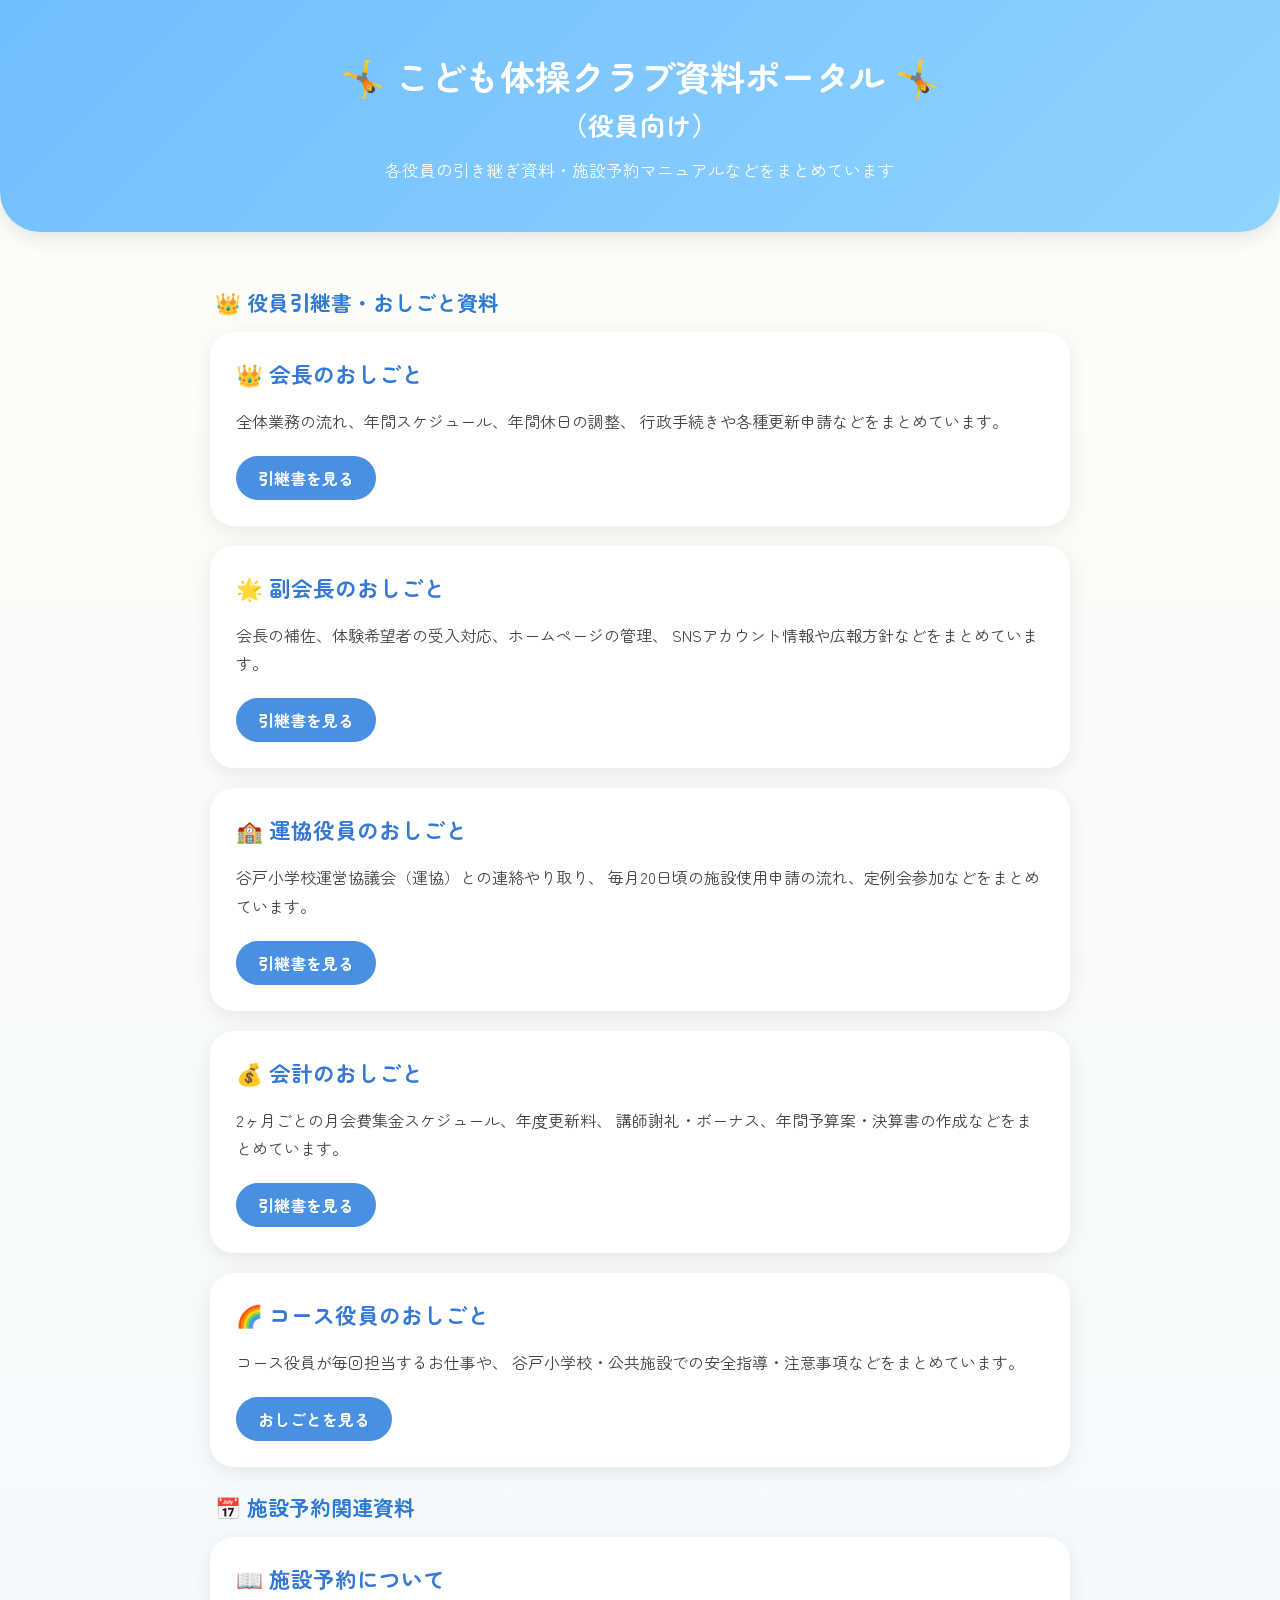
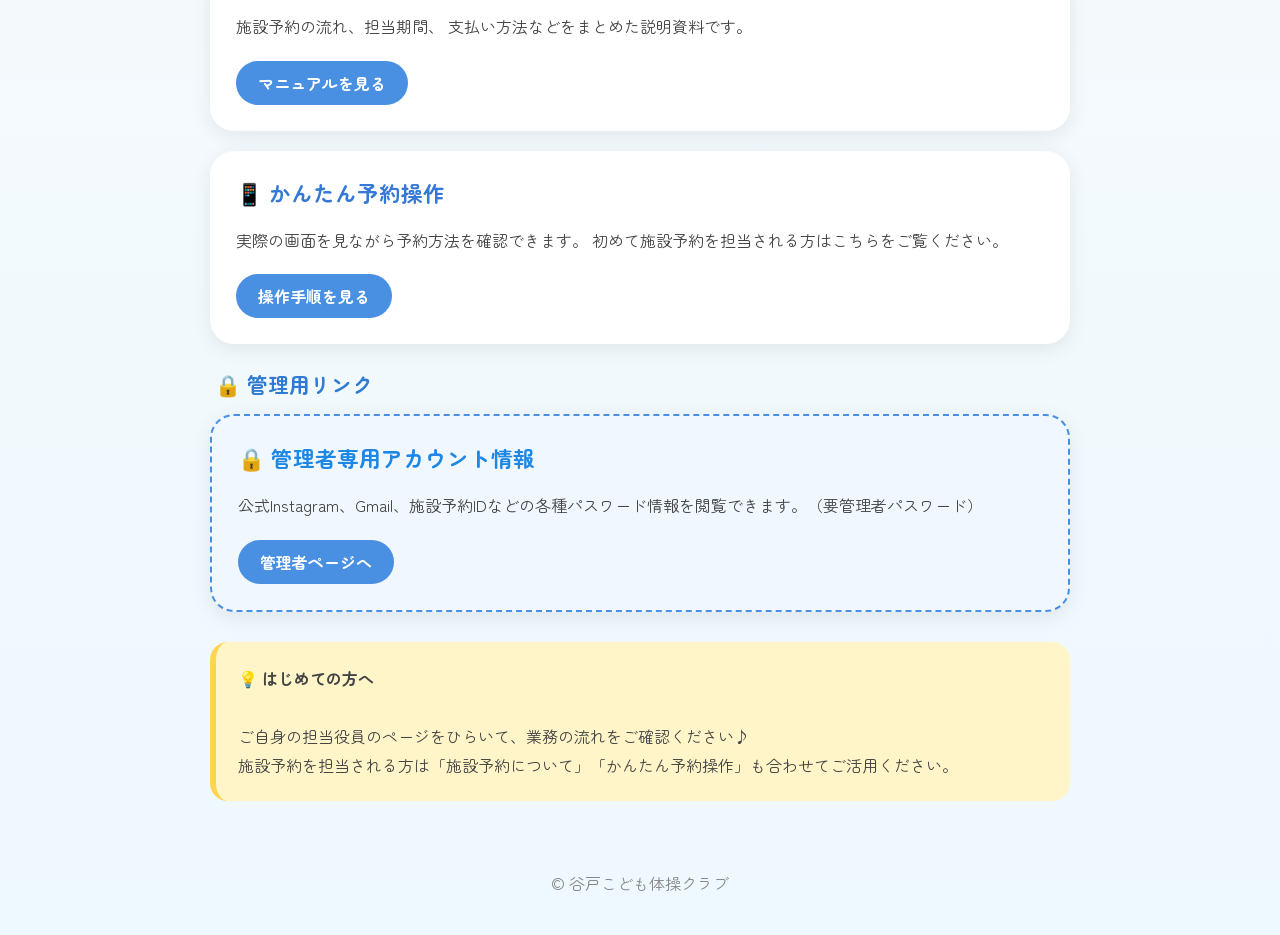
<file: index.html>
<!DOCTYPE html>
<html lang="ja">
<head>
<meta charset="UTF-8">
<meta name="viewport" content="width=device-width, initial-scale=1">

<title>こども体操クラブ資料ポータル（役員向け）</title>

<link rel="preconnect" href="https://fonts.googleapis.com">
<link rel="preconnect" href="https://fonts.gstatic.com" crossorigin>
<link href="https://fonts.googleapis.com/css2?family=Zen+Maru+Gothic:wght@400;500;700&display=swap" rel="stylesheet">

<style>
*{
    box-sizing:border-box;
}

body{
    margin:0;
    font-family:"Zen Maru Gothic",sans-serif;
    background:linear-gradient(180deg,#fffdf7,#eef8ff);
    color:#444;
}

header{
    background:linear-gradient(
        135deg,
        #71beff,
        #8fd3ff
    );
    color:white;
    text-align:center;
    padding:50px 20px;
    border-bottom-left-radius:40px;
    border-bottom-right-radius:40px;
    box-shadow:0 6px 20px rgba(0,0,0,.1);
}

header h1{
    margin:0;
    font-size:2.2rem;
}

header h1.sub-head{
    font-size:1.6rem;
    margin-top:5px;
}

.subtitle{
    margin-top:15px;
    font-size:1.05rem;
}

.container{
    max-width:900px;
    margin:auto;
    padding:30px 20px;
}

.section-title{
    font-size:1.3rem;
    color:#2f7ad3;
    margin:25px 0 15px 5px;
    display:flex;
    align-items:center;
    gap:8px;
    font-weight:bold;
}

.card{
    background:white;
    border-radius:24px;
    padding:26px;
    margin-bottom:20px;
    box-shadow:0 5px 20px rgba(0,0,0,.08);
    transition:0.2s;
}

.card h2{
    margin-top:0;
    color:#3578d6;
    font-size:1.35rem;
}

.card p{
    line-height:1.8;
    margin-bottom:10px;
}

/* 管理者専用カード */
.card.admin-card {
    background: #f0f7ff;
    border: 2px dashed #4a90e2;
}

.card.admin-card h2 {
    color: #1e88e5;
}

.btn-admin {
    background: #34495e;
}

.btn-admin:hover {
    background: #2c3e50;
}

.btn{
    display:inline-block;
    margin-top:10px;
    padding:10px 22px;
    background:#4a90e2;
    color:white;
    text-decoration:none;
    border-radius:30px;
    font-weight:bold;
    transition:0.2s;
}

.btn:hover{
    background:#2f7ad3;
}

.info{
    background:#fff5c9;
    border-left:6px solid #ffd54f;
    border-radius:18px;
    padding:22px;
    line-height:1.8;
    margin-top:30px;
}

footer{
    text-align:center;
    color:#888;
    padding:40px 20px;
}

@media (max-width:600px){

    header h1{
        font-size:1.6rem;
    }

    header h1.sub-head{
        font-size:1.3rem;
    }

    .card{
        padding:20px;
    }

    .btn{
        display:block;
        text-align:center;
    }
}

</style>
</head>

<body>

<header>
    <h1>🤸 こども体操クラブ資料ポータル 🤸</h1>
    <h1 class="sub-head">（役員向け）</h1>
    <div class="subtitle">
        各役員の引き継ぎ資料・施設予約マニュアルなどをまとめています
    </div>
</header>

<div class="container">

    <div class="section-title">👑 役員引継書・おしごと資料</div>

    <div class="card">
        <h2>👑 会長のおしごと</h2>
        <p>
            全体業務の流れ、年間スケジュール、年間休日の調整、
            行政手続きや各種更新申請などをまとめています。
        </p>
        <a href="kaicho.html" class="btn">
            引継書を見る
        </a>
    </div>

    <div class="card">
        <h2>🌟 副会長のおしごと</h2>
        <p>
            会長の補佐、体験希望者の受入対応、ホームページの管理、
            SNSアカウント情報や広報方針などをまとめています。
        </p>
        <a href="fukukaicho.html" class="btn">
            引継書を見る
        </a>
    </div>

    <div class="card">
        <h2>🏫 運協役員のおしごと</h2>
        <p>
            谷戸小学校運営協議会（運協）との連絡やり取り、
            毎月20日頃の施設使用申請の流れ、定例会参加などをまとめています。
        </p>
        <a href="unkyo.html" class="btn">
            引継書を見る
        </a>
    </div>

    <div class="card">
        <h2>💰 会計のおしごと</h2>
        <p>
            2ヶ月ごとの月会費集金スケジュール、年度更新料、
            講師謝礼・ボーナス、年間予算案・決算書の作成などをまとめています。
        </p>
        <a href="kaikei.html" class="btn">
            引継書を見る
        </a>
    </div>

    <div class="card">
        <h2>🌈 コース役員のおしごと</h2>
        <p>
            コース役員が毎回担当するお仕事や、
            谷戸小学校・公共施設での安全指導・注意事項などをまとめています。
        </p>
        <a href="course.html" class="btn">
            おしごとを見る
        </a>
    </div>

    <div class="section-title">📅 施設予約関連資料</div>

    <div class="card">
        <h2>📖 施設予約について</h2>
        <p>
            施設予約の流れ、担当期間、
            支払い方法などをまとめた説明資料です。
        </p>
        <a href="reservation.html" class="btn">
            マニュアルを見る
        </a>
    </div>

    <div class="card">
        <h2>📱 かんたん予約操作</h2>
        <p>
            実際の画面を見ながら予約方法を確認できます。
            初めて施設予約を担当される方はこちらをご覧ください。
        </p>
        <a href="easy-ope.html" class="btn">
            操作手順を見る
        </a>
    </div>

    <!-- 🔒 管理者用エリア -->
    <div class="section-title">🔒 管理用リンク</div>
    <div class="card admin-card">
        <h2>🔒 管理者専用アカウント情報</h2>
        <p>
            公式Instagram、Gmail、施設予約IDなどの各種パスワード情報を閲覧できます。（要管理者パスワード）
        </p>
        <a href="admin.html" class="btn btn-admin">
            管理者ページへ
        </a>
    </div>

    <div class="info">
        <strong>💡 はじめての方へ</strong>
        <br><br>
        ご自身の担当役員のページをひらいて、業務の流れをご確認ください♪<br>
        施設予約を担当される方は「施設予約について」「かんたん予約操作」も合わせてご活用ください。
    </div>

</div>

<footer>
    © 谷戸こども体操クラブ
</footer>

</body>
</html>
</file>
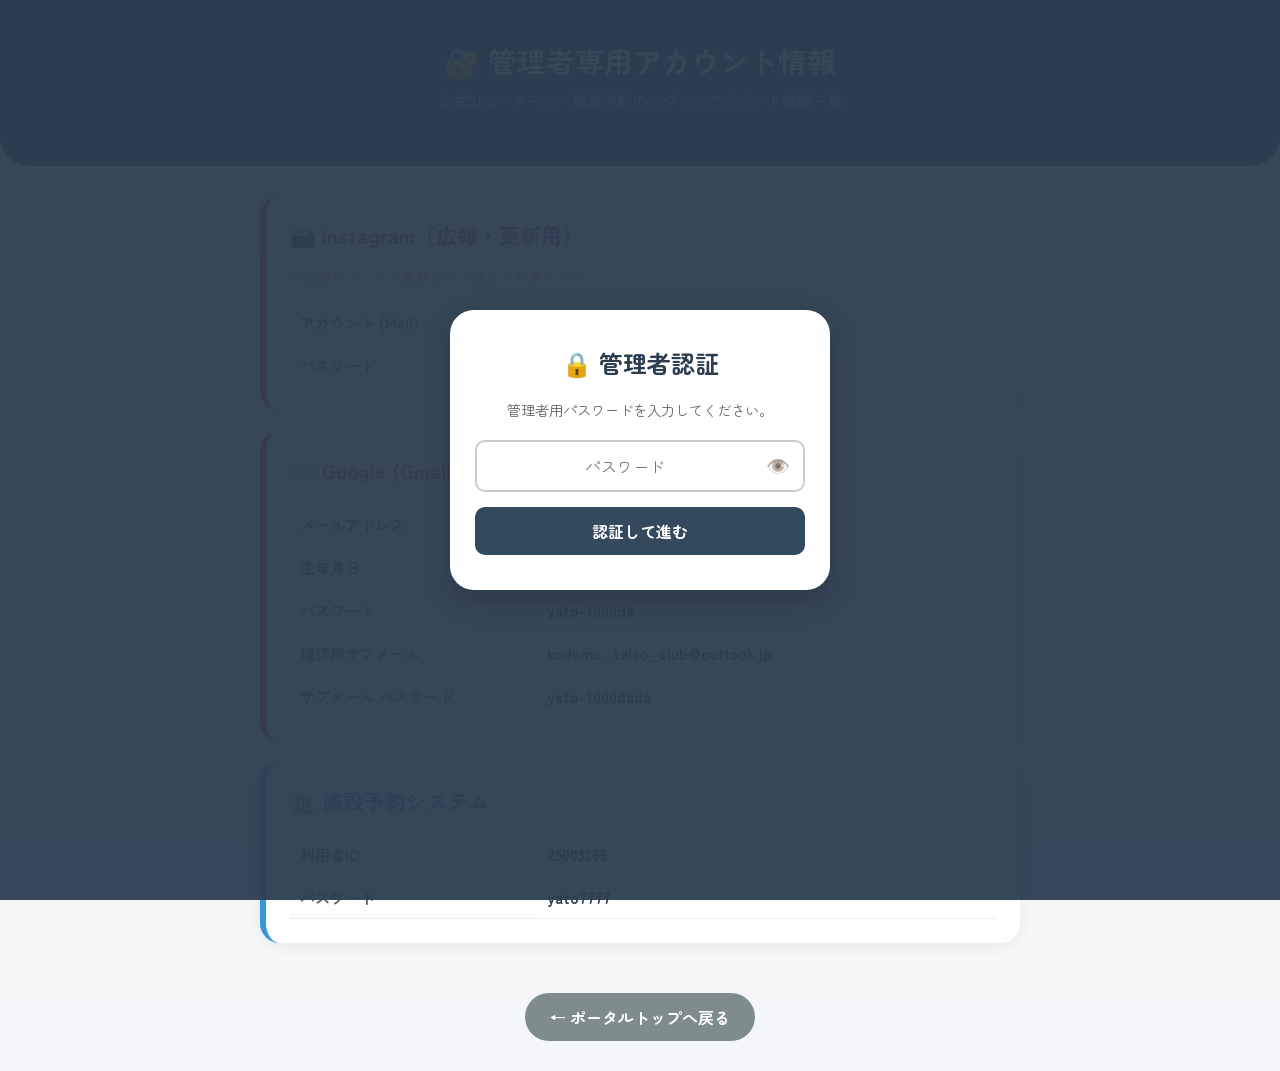
<file: admin.html>
<!DOCTYPE html>
<html lang="ja">
<head>
<meta charset="UTF-8">
<meta name="viewport" content="width=device-width, initial-scale=1">
<title>管理者専用ページ | 谷戸こども体操クラブ</title>

<link rel="preconnect" href="https://fonts.googleapis.com">
<link rel="preconnect" href="https://fonts.gstatic.com" crossorigin>
<link href="https://fonts.googleapis.com/css2?family=Zen+Maru+Gothic:wght@400;500;700&display=swap" rel="stylesheet">

<style>
*{ box-sizing:border-box; }
body{
    margin:0;
    font-family:"Zen Maru Gothic",sans-serif;
    background:linear-gradient(180deg,#fffdf7,#f4f6f9);
    color:#444;
}

/* 🔐 管理者認証モーダル */
#admin-auth-modal {
    position: fixed;
    top: 0; left: 0;
    width: 100%; height: 100%;
    background: rgba(44, 62, 80, 0.95);
    z-index: 9999;
    display: flex;
    flex-direction: column;
    justify-content: center;
    align-items: center;
    padding: 20px;
}

.auth-card {
    background: white;
    padding: 35px 25px;
    border-radius: 24px;
    box-shadow: 0 10px 30px rgba(0,0,0,0.2);
    text-align: center;
    max-width: 380px;
    width: 100%;
}

.auth-card h2 { color: #2c3e50; margin-top:0; }
.auth-card p { font-size:0.9rem; color:#666; margin-bottom:20px; }

/* 👁 パスワード入力用コンテナ */
.password-wrapper {
    position: relative;
    width: 100%;
    margin-bottom: 15px;
}

.auth-input {
    width: 100%;
    padding: 12px 45px 12px 15px;
    font-size: 1rem;
    border: 2px solid #ccc;
    border-radius: 10px;
    text-align: center;
    font-family: "Zen Maru Gothic", sans-serif;
    outline: none;
}

.auth-input:focus {
    border-color: #34495e;
}

.toggle-btn {
    position: absolute;
    right: 10px;
    top: 50%;
    transform: translateY(-50%);
    background: none;
    border: none;
    font-size: 1.2rem;
    cursor: pointer;
    padding: 5px;
    user-select: none;
    opacity: 0.6;
    transition: 0.2s;
}

.toggle-btn:hover { opacity: 1; }

.auth-btn {
    width: 100%;
    padding: 12px;
    background: #34495e;
    color: white;
    border: none;
    border-radius: 10px;
    font-size: 1rem;
    font-weight: bold;
    cursor: pointer;
    font-family: "Zen Maru Gothic", sans-serif;
}

.auth-btn:hover { background: #1a252f; }
.error-msg { color: #e74c3c; font-size: 0.85rem; margin-top: 10px; display: none; font-weight: bold; }

header{
    background: #2c3e50;
    color: white;
    text-align: center;
    padding: 40px 20px;
    border-bottom-left-radius: 30px;
    border-bottom-right-radius: 30px;
}

header h1 { margin: 0; font-size: 1.8rem; }
header p { margin-top: 8px; font-size: 0.95rem; opacity: 0.8; }

.container{
    max-width: 800px;
    margin: auto;
    padding: 30px 20px;
}

.card{
    background: white;
    border-radius: 20px;
    padding: 24px;
    margin-bottom: 20px;
    box-shadow: 0 4px 15px rgba(0,0,0,0.06);
    border-left: 6px solid #34495e;
}

.card.insta { border-left-color: #e1306c; }
.card.gmail { border-left-color: #ea4335; }
.card.yoyaku { border-left-color: #3498db; }

.card h2 { margin-top: 0; font-size: 1.3rem; display: flex; align-items: center; gap: 8px; }
.card.insta h2 { color: #c13584; }
.card.gmail h2 { color: #d93025; }
.card.yoyaku h2 { color: #2980b9; }

.info-table {
    width: 100%;
    border-collapse: collapse;
    margin-top: 12px;
}

.info-table th, .info-table td {
    padding: 10px;
    text-align: left;
    border-bottom: 1px solid #eee;
    font-size: 0.95rem;
}

.info-table th {
    width: 35%;
    color: #666;
    background: #fdfdfd;
}

.info-table td {
    font-weight: bold;
    color: #2c3e50;
    word-break: break-all;
}

.note {
    font-size: 0.85rem;
    color: #e67e22;
    margin-top: 10px;
    line-height: 1.5;
}

.btn-back {
    display: inline-block;
    margin-top: 20px;
    padding: 12px 25px;
    background: #7f8c8d;
    color: white;
    text-decoration: none;
    border-radius: 25px;
    font-weight: bold;
}

.btn-back:hover { background: #95a5a6; }
</style>
</head>

<body>

<!-- 🔐 管理者ログインモーダル -->
<div id="admin-auth-modal">
    <div class="auth-card">
        <h2>🔒 管理者認証</h2>
        <p id="authNotice">管理者用パスワードを入力してください。</p>
        
        <div class="password-wrapper">
            <input type="password" id="adminPassInput" class="auth-input" placeholder="パスワード" onkeydown="if(event.key==='Enter') checkAdminPassword()">
            <button type="button" class="toggle-btn" onclick="togglePassVisibility()" id="toggleBtn" title="パスワードを表示">👁️</button>
        </div>

        <button class="auth-btn" onclick="checkAdminPassword()">認証して進む</button>
        <div id="adminErrorMsg" class="error-msg">パスワードが正しくありません</div>
    </div>
</div>

<header>
    <h1>🔐 管理者専用アカウント情報</h1>
    <p>公式SNS・メール・施設予約のログインアカウント情報一覧</p>
</header>

<div class="container">

    <!-- 📸 Instagram -->
    <div class="card insta">
        <h2>📸 Instagram（広報・更新用）</h2>
        <p class="note">※役員でインスタ更新を行う際にご利用ください。</p>
        <table class="info-table">
            <tr>
                <th>アカウント (Mail)</th>
                <td>kodomo_taiso_club@yahoo.co.jp</td>
            </tr>
            <tr>
                <th>パスワード</th>
                <td>yato7777</td>
            </tr>
        </table>
    </div>

    <!-- ✉️ Gmail -->
    <div class="card gmail">
        <h2>✉️ Google (Gmail) アカウント</h2>
        <table class="info-table">
            <tr>
                <th>メールアドレス</th>
                <td>kodomo.taiso.club1979@gmail.com</td>
            </tr>
            <tr>
                <th>生年月日</th>
                <td>1979年1月1日</td>
            </tr>
            <tr>
                <th>パスワード</th>
                <td>yato-1000da</td>
            </tr>
            <tr>
                <th>確認用サブメール</th>
                <td>kodomo_taiso_club@outlook.jp</td>
            </tr>
            <tr>
                <th>サブメール パスワード</th>
                <td>yato-1000dada</td>
            </tr>
        </table>
    </div>

    <!-- 🏛️ 施設予約 -->
    <div class="card yoyaku">
        <h2>🏛️ 施設予約システム</h2>
        <table class="info-table">
            <tr>
                <th>利用者ID</th>
                <td>25003365</td>
            </tr>
            <tr>
                <th>パスワード</th>
                <td>yato7777</td>
            </tr>
        </table>
    </div>

    <div style="text-align: center; margin-top: 30px;">
        <a href="index.html" class="btn-back">← ポータルトップへ戻る</a>
    </div>

</div>

<script>
const ADMIN_PASSWORD = "1000d@";
const TIMEOUT_LIMIT = 5 * 60 * 1000; // ⏱️ 自動ロック時間（ミリ秒指定：5分）
let idleTimer;

// 初期判定：過去にログイン済みで、かつ5分以内ならロック解除
const isAuth = sessionStorage.getItem('taiso_admin_auth') === 'true';
const lastActivity = parseInt(sessionStorage.getItem('taiso_admin_last_active') || '0', 10);

if (isAuth && (Date.now() - lastActivity < TIMEOUT_LIMIT)) {
    unlockPage();
}

function checkAdminPassword() {
    const input = document.getElementById('adminPassInput').value;
    if (input === ADMIN_PASSWORD) {
        sessionStorage.setItem('taiso_admin_auth', 'true');
        unlockPage();
    } else {
        document.getElementById('adminErrorMsg').style.display = 'block';
    }
}

// 🔓 ロック解除＆タイマー開始
function unlockPage() {
    document.getElementById('admin-auth-modal').style.display = 'none';
    document.getElementById('adminPassInput').value = '';
    document.getElementById('adminErrorMsg').style.display = 'none';
    resetTimer();
    
    // 画面操作の検知イベントを登録
    ['mousemove', 'mousedown', 'keydown', 'touchstart', 'scroll'].forEach(evt => {
        window.addEventListener(evt, resetTimer, { passive: true });
    });
}

// ⏱️ タイマーリセット（操作があったら伸ばす）
function resetTimer() {
    sessionStorage.setItem('taiso_admin_last_active', Date.now().toString());
    clearTimeout(idleTimer);
    idleTimer = setTimeout(lockPage, TIMEOUT_LIMIT);
}

// 🔒 自動ロック実行
function lockPage() {
    sessionStorage.removeItem('taiso_admin_auth');
    sessionStorage.removeItem('taiso_admin_last_active');
    document.getElementById('authNotice').textContent = '⏱️ 無操作が続いたためロックされました。再度パスワードを入力してください。';
    document.getElementById('admin-auth-modal').style.display = 'flex';
}

// 👁️ パスワード表示切替
function togglePassVisibility() {
    const passInput = document.getElementById('adminPassInput');
    const toggleBtn = document.getElementById('toggleBtn');
    
    if (passInput.type === 'password') {
        passInput.type = 'text';
        toggleBtn.textContent = '🙈';
    } else {
        passInput.type = 'password';
        toggleBtn.textContent = '👁️';
    }
}
</script>

</body>
</html>
</file>
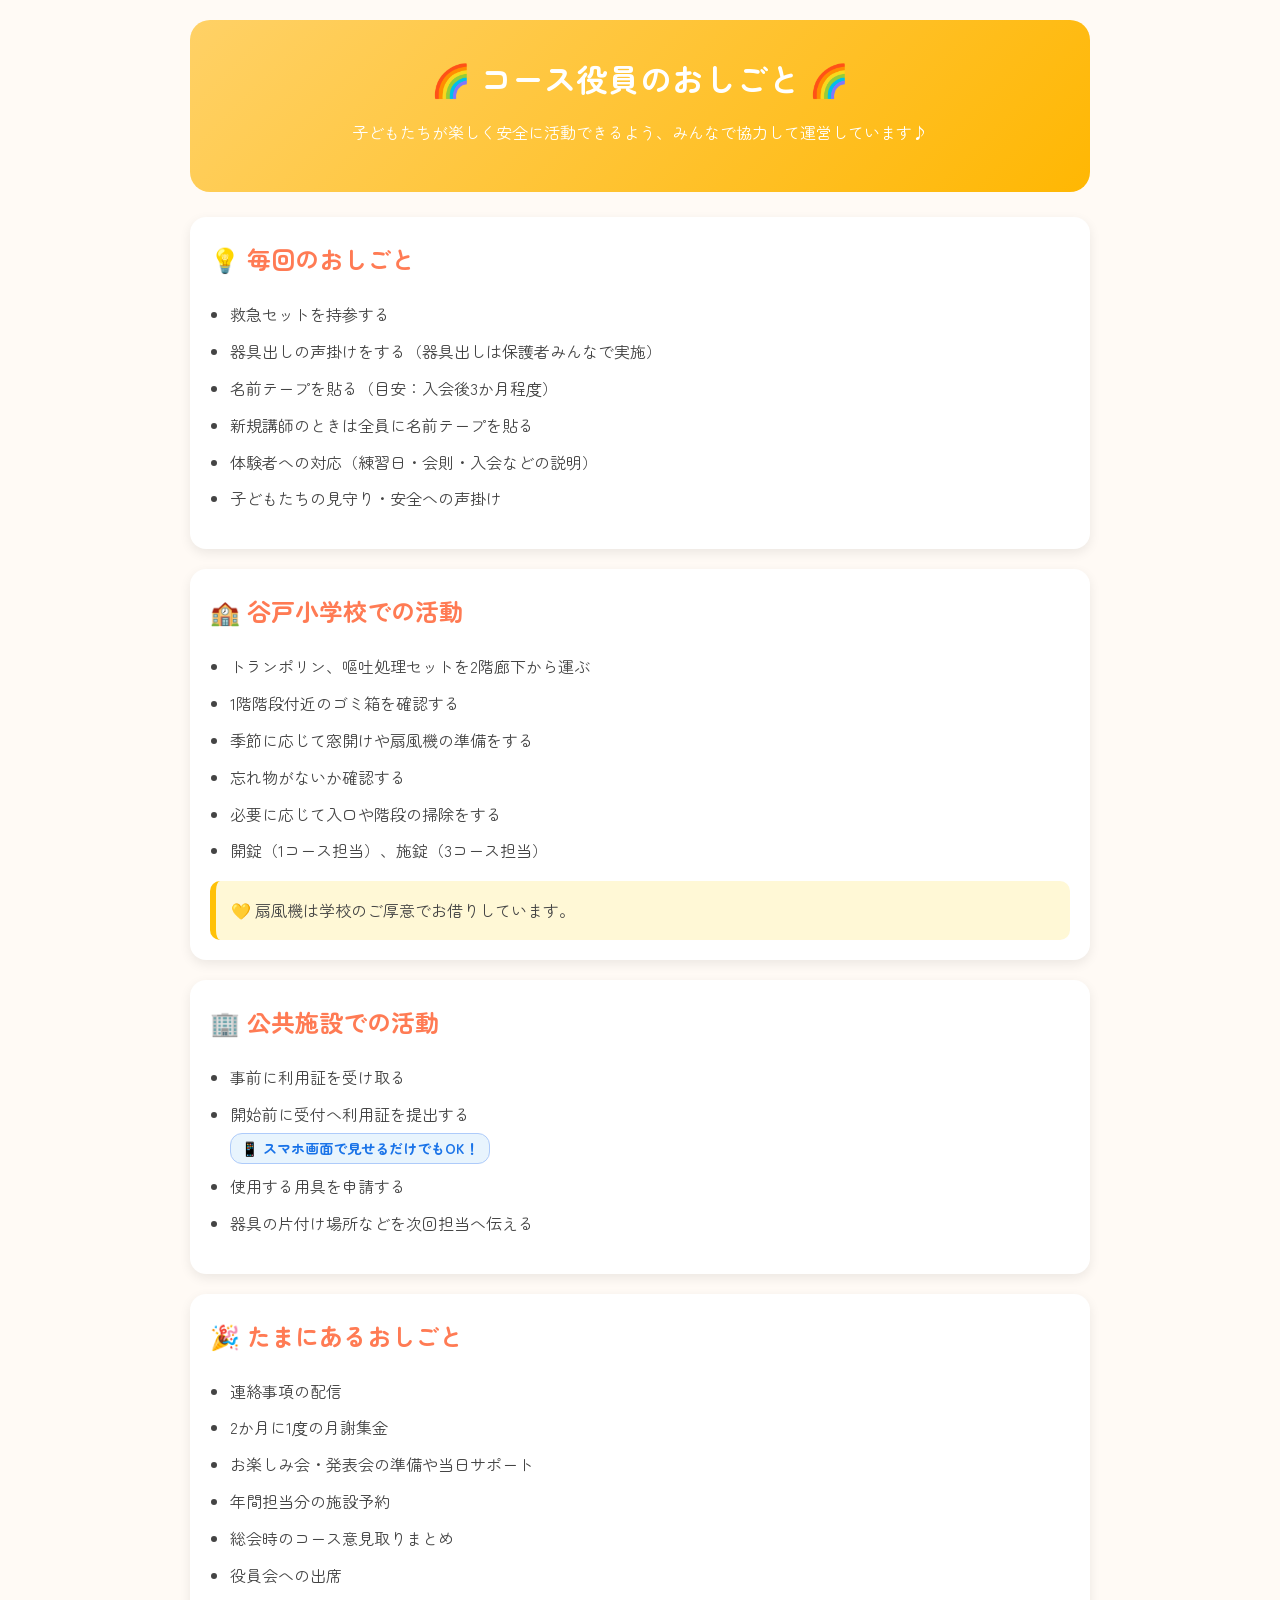
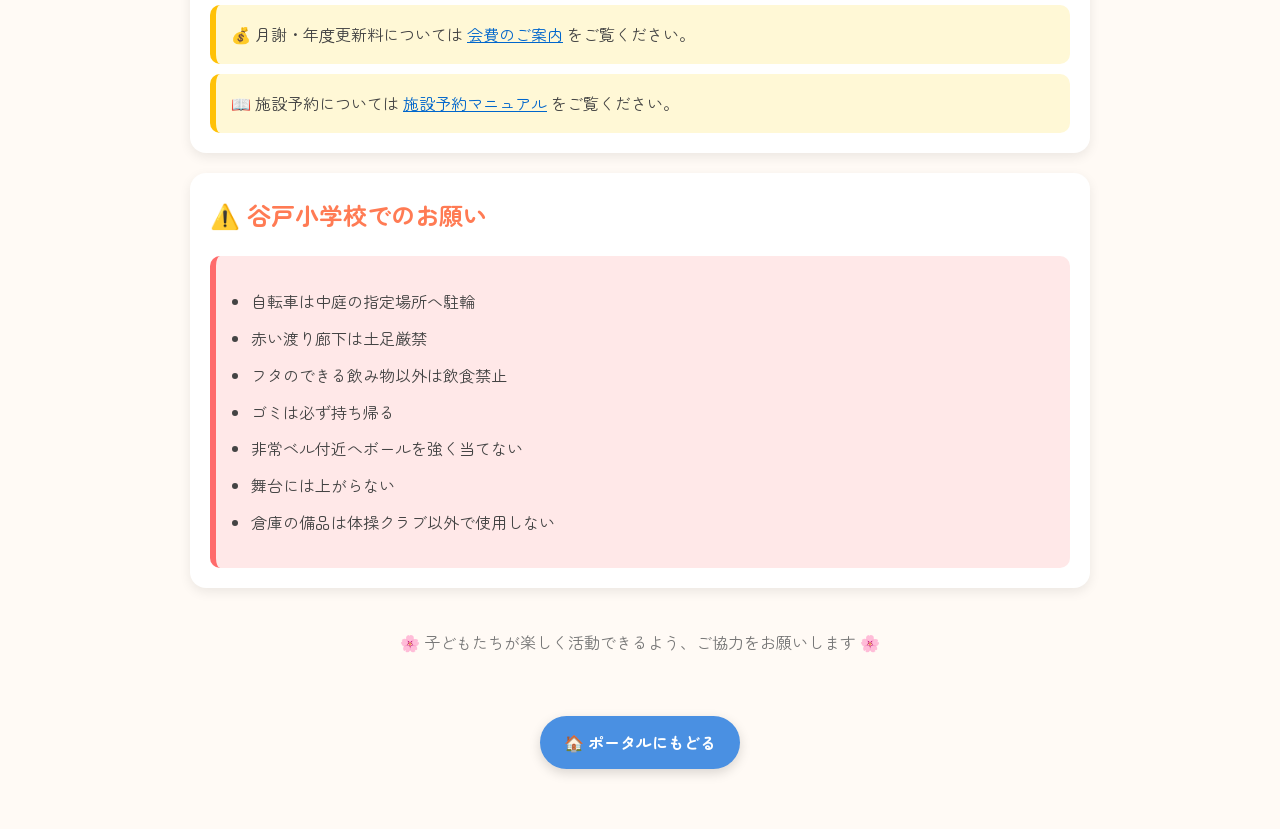
<file: course.html>
<!DOCTYPE html>
<html lang="ja">
<head>
<meta charset="UTF-8">
<meta name="viewport" content="width=device-width, initial-scale=1.0">
<title>コース役員のおしごと</title>

<link rel="preconnect" href="https://fonts.googleapis.com">
<link rel="preconnect" href="https://fonts.gstatic.com" crossorigin>
<link href="https://fonts.googleapis.com/css2?family=Zen+Maru+Gothic:wght@400;500;700&display=swap" rel="stylesheet">

<style>

body{
    margin:0;
    padding:0;
    font-family:"Zen Maru Gothic",sans-serif;
    background:#fffaf5;
    color:#444;
    line-height:1.8;
}

.container{
    max-width:900px;
    margin:auto;
    padding:20px;
}

.hero{
    background:linear-gradient(135deg,#ffd166,#ffb703);
    color:#fff;
    text-align:center;
    padding:30px 20px;
    border-radius:20px;
    margin-bottom:25px;
}

.hero h1{
    margin:0;
    font-size:2rem;
}

.hero p{
    margin-top:10px;
}

.card{
    background:#fff;
    border-radius:16px;
    padding:20px;
    margin-bottom:20px;
    box-shadow:0 4px 12px rgba(0,0,0,0.08);
}

.card h2{
    margin-top:0;
    color:#ff7b54;
}

ul{
    padding-left:20px;
}

li{
    margin-bottom:8px;
}

.note{
    background:#fff8d6;
    border-left:6px solid #ffc107;
    padding:15px;
    border-radius:10px;
    margin-top:10px;
}

.warning{
    background:#ffe8e8;
    border-left:6px solid #ff6b6b;
    padding:15px;
    border-radius:10px;
}

.footer{
    text-align:center;
    color:#777;
    margin-top:40px;
    padding-bottom:20px;
}

.portal-btn{
    display:inline-block;
    background:#4a90e2;
    color:white;
    text-decoration:none;
    padding:12px 24px;
    border-radius:999px;
    font-weight:700;
    box-shadow:0 4px 12px rgba(0,0,0,0.15);
    transition:all .3s ease;
}

.portal-btn:hover{
    background:#357abd;
    transform:translateY(-2px);
}

.inline-badge{
    display:inline-block;
    background:#e8f4fd;
    color:#1a73e8;
    border:1px solid #aecbfa;
    padding:2px 10px;
    border-radius:12px;
    font-size:0.88rem;
    font-weight:bold;
    margin-top:4px;
}

a{
    color:#0066cc;
}

</style>
</head>

<body>

<div class="container">

    <div class="hero">
        <h1>🌈 コース役員のおしごと 🌈</h1>
        <p>子どもたちが楽しく安全に活動できるよう、みんなで協力して運営しています♪</p>
    </div>

    <div class="card">
        <h2>💡 毎回のおしごと</h2>
        <ul>
            <li>救急セットを持参する</li>
            <li>器具出しの声掛けをする（器具出しは保護者みんなで実施）</li>
            <li>名前テープを貼る（目安：入会後3か月程度）</li>
            <li>新規講師のときは全員に名前テープを貼る</li>
            <li>体験者への対応（練習日・会則・入会などの説明）</li>
            <li>子どもたちの見守り・安全への声掛け</li>
        </ul>
    </div>

    <div class="card">
        <h2>🏫 谷戸小学校での活動</h2>
        <ul>
            <li>トランポリン、嘔吐処理セットを2階廊下から運ぶ</li>
            <li>1階階段付近のゴミ箱を確認する</li>
            <li>季節に応じて窓開けや扇風機の準備をする</li>
            <li>忘れ物がないか確認する</li>
            <li>必要に応じて入口や階段の掃除をする</li>
            <li>開錠（1コース担当）、施錠（3コース担当）</li>
        </ul>

        <div class="note">
            💛 扇風機は学校のご厚意でお借りしています。
        </div>
    </div>

    <div class="card">
        <h2>🏢 公共施設での活動</h2>
        <ul>
            <li>事前に利用証を受け取る</li>
            <li>
                開始前に受付へ利用証を提出する
                <br>
                <span class="inline-badge">📱 スマホ画面で見せるだけでもOK！</span>
            </li>
            <li>使用する用具を申請する</li>
            <li>器具の片付け場所などを次回担当へ伝える</li>
        </ul>
    </div>

    <div class="card">
        <h2>🎉 たまにあるおしごと</h2>
        <ul>
            <li>連絡事項の配信</li>
            <li>2か月に1度の月謝集金</li>
            <li>お楽しみ会・発表会の準備や当日サポート</li>
            <li>年間担当分の施設予約</li>
            <li>総会時のコース意見取りまとめ</li>
            <li>役員会への出席</li>
        </ul>

        <div class="note">
            💰 月謝・年度更新料については
            <a href="fees.html">会費のご案内</a>
            をご覧ください。
        </div>

        <div class="note">
            📖 施設予約については
            <a href="reservation.html">施設予約マニュアル</a>
            をご覧ください。
        </div>

    </div>

    <div class="card">
        <h2>⚠️ 谷戸小学校でのお願い</h2>

        <div class="warning">
            <ul>
                <li>自転車は中庭の指定場所へ駐輪</li>
                <li>赤い渡り廊下は土足厳禁</li>
                <li>フタのできる飲み物以外は飲食禁止</li>
                <li>ゴミは必ず持ち帰る</li>
                <li>非常ベル付近へボールを強く当てない</li>
                <li>舞台には上がらない</li>
                <li>倉庫の備品は体操クラブ以外で使用しない</li>
            </ul>
        </div>
    </div>

    <div class="footer">
        🌸 子どもたちが楽しく活動できるよう、ご協力をお願いします 🌸
    </div>

    <div style="text-align:center; margin:40px 0;">
        <a href="index.html" class="portal-btn">
            🏠 ポータルにもどる
        </a>
    </div>

</div>

</body>
</html>
</file>
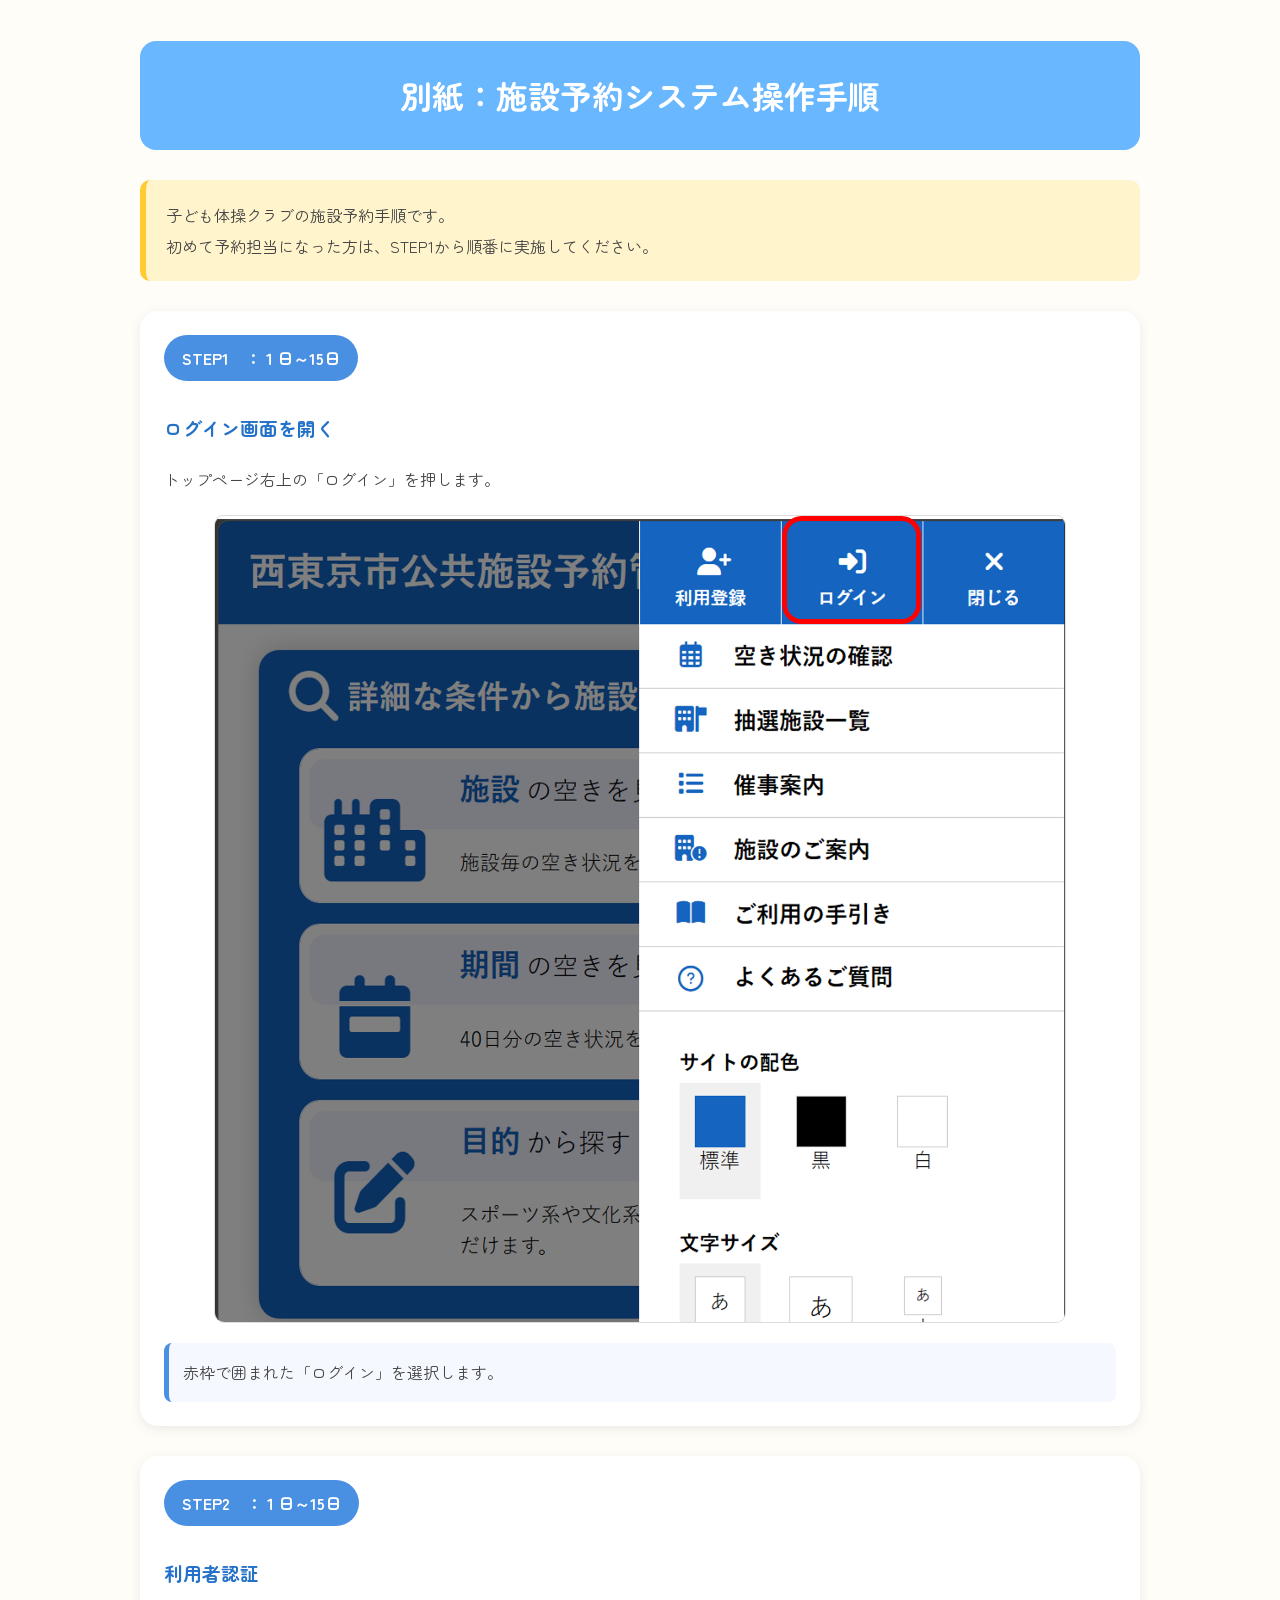
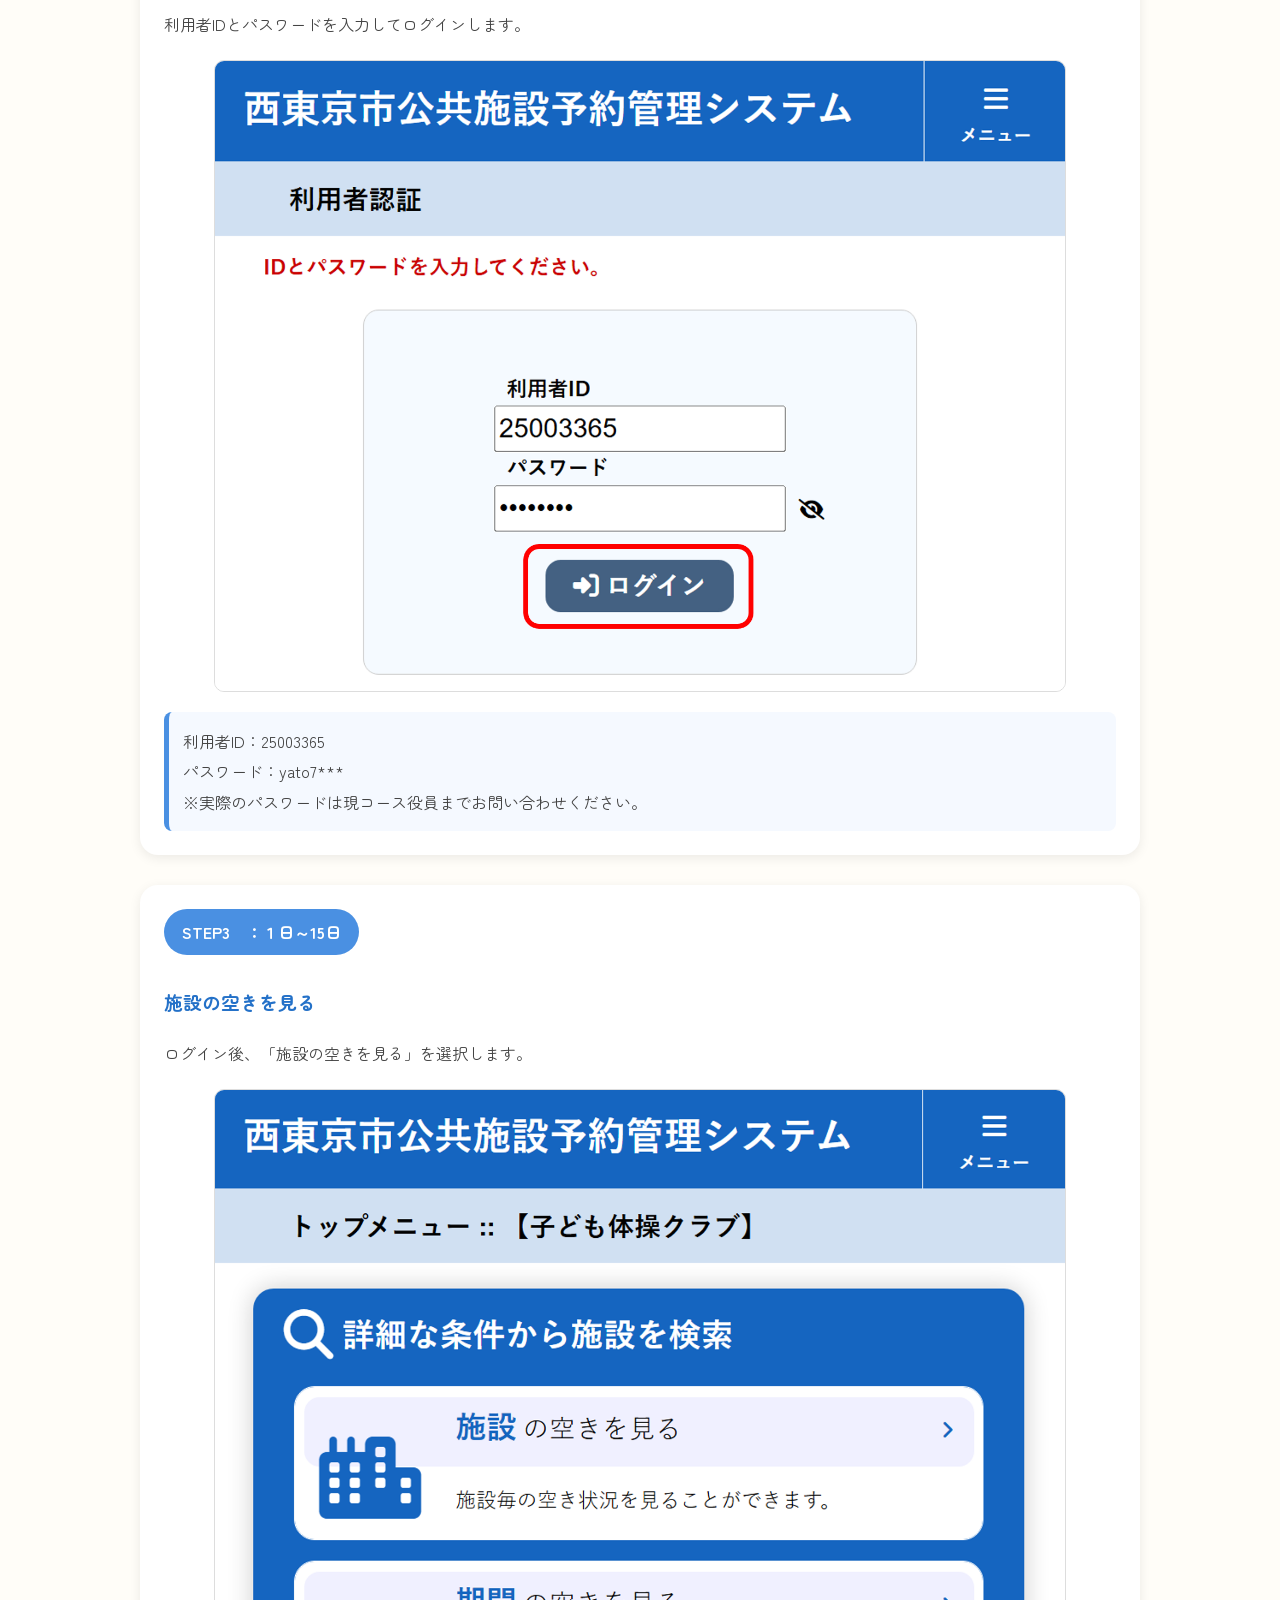
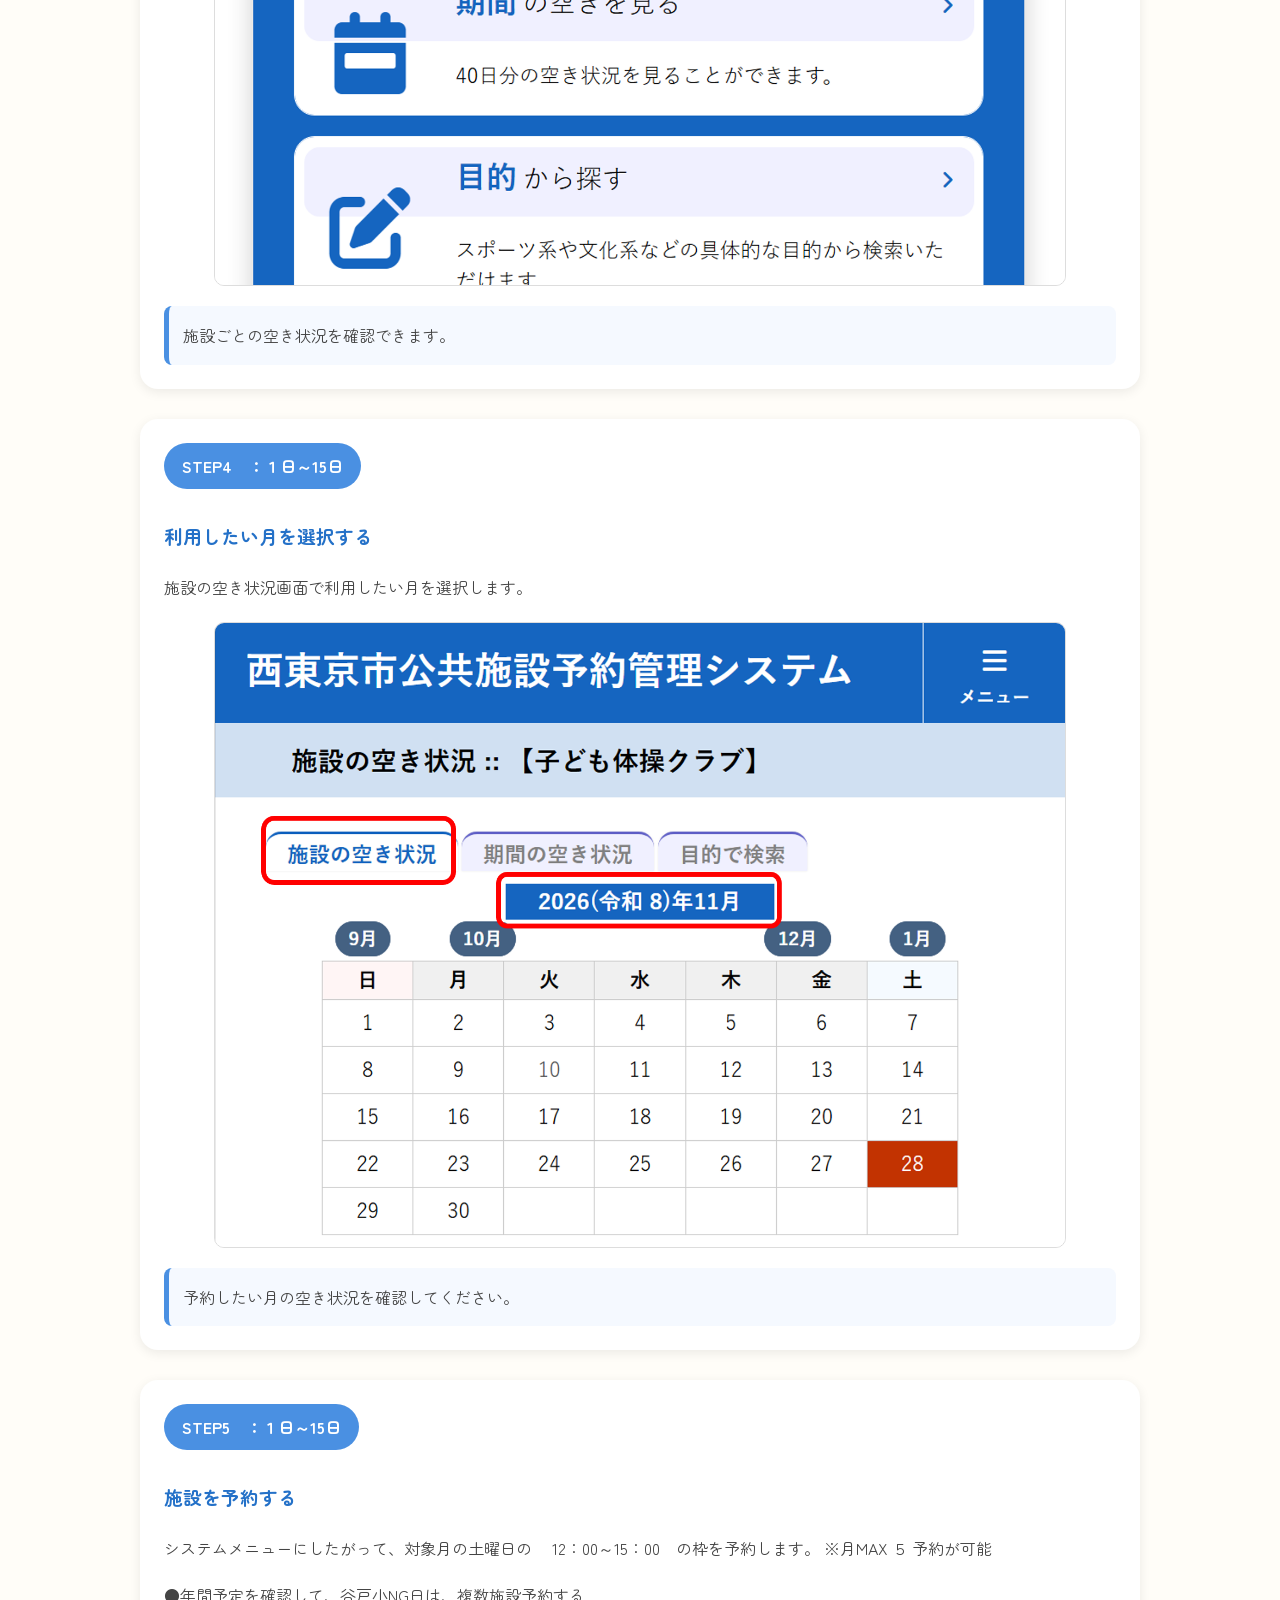
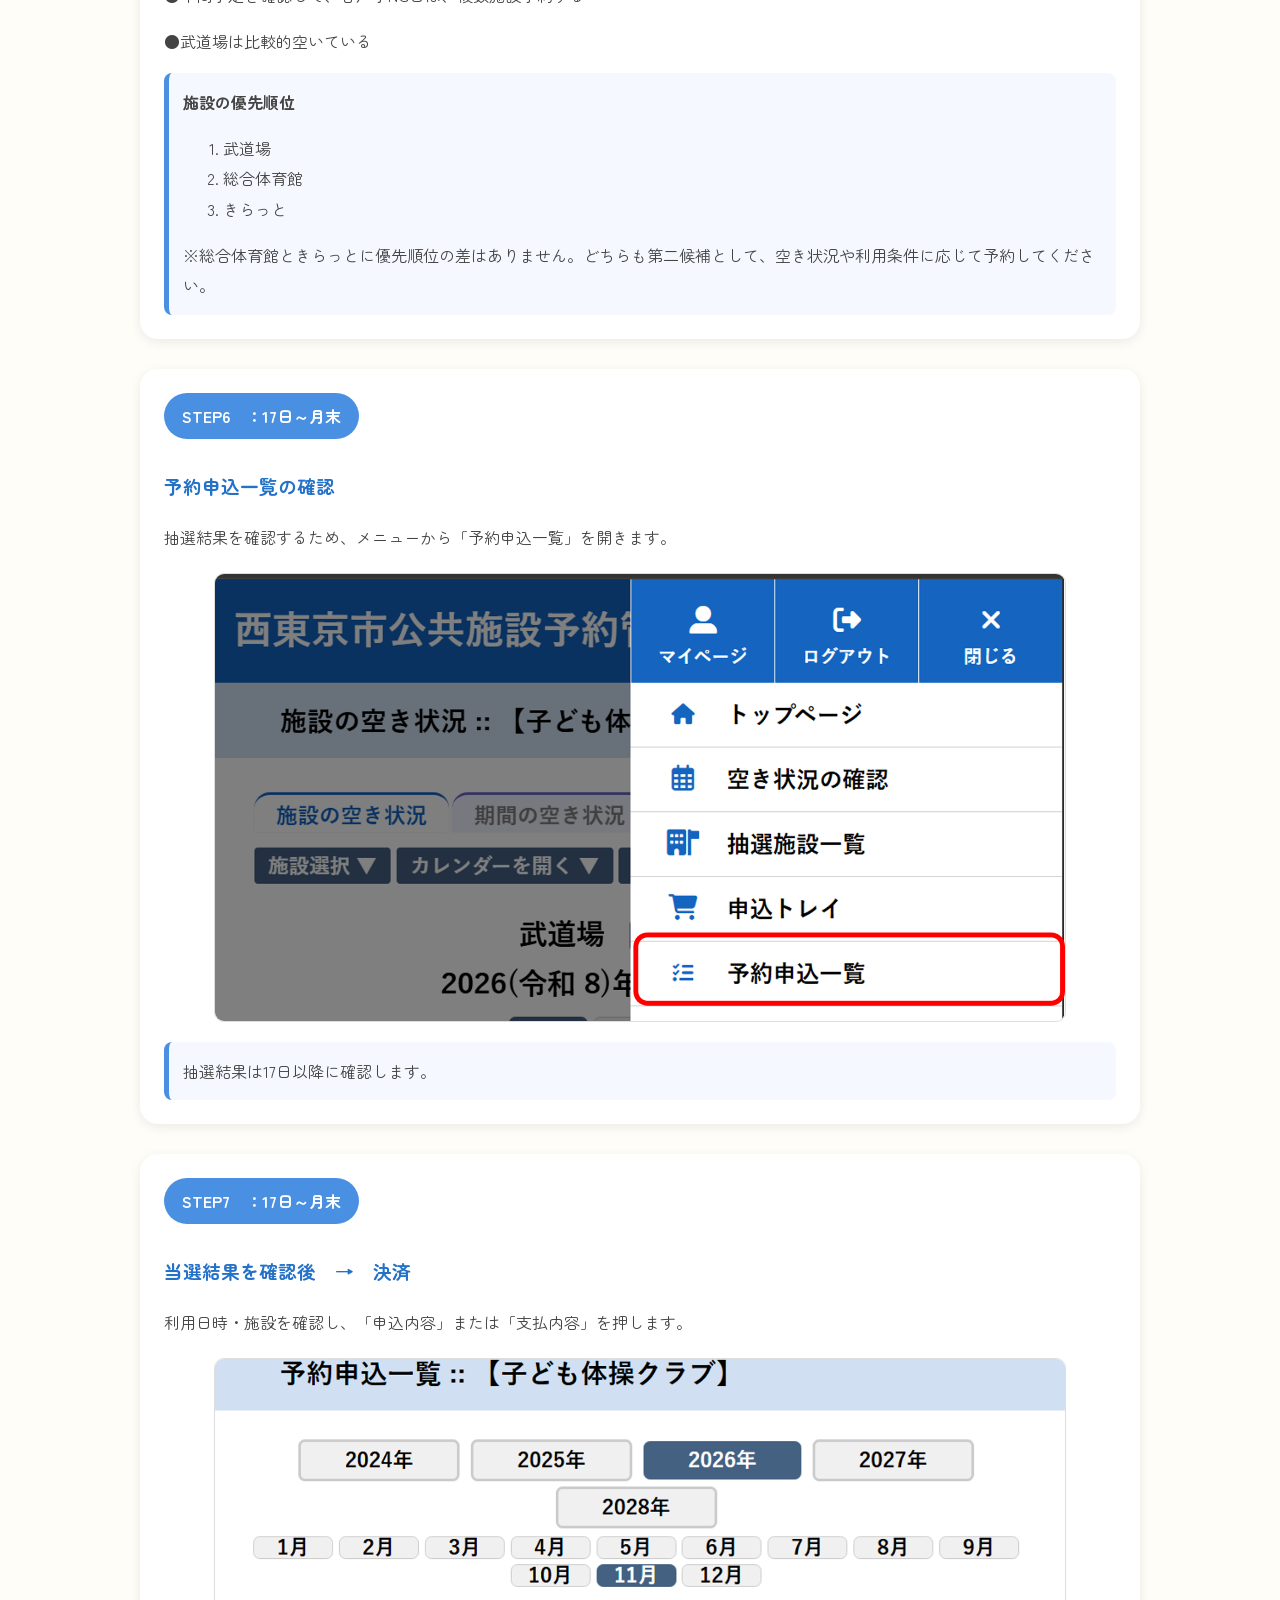
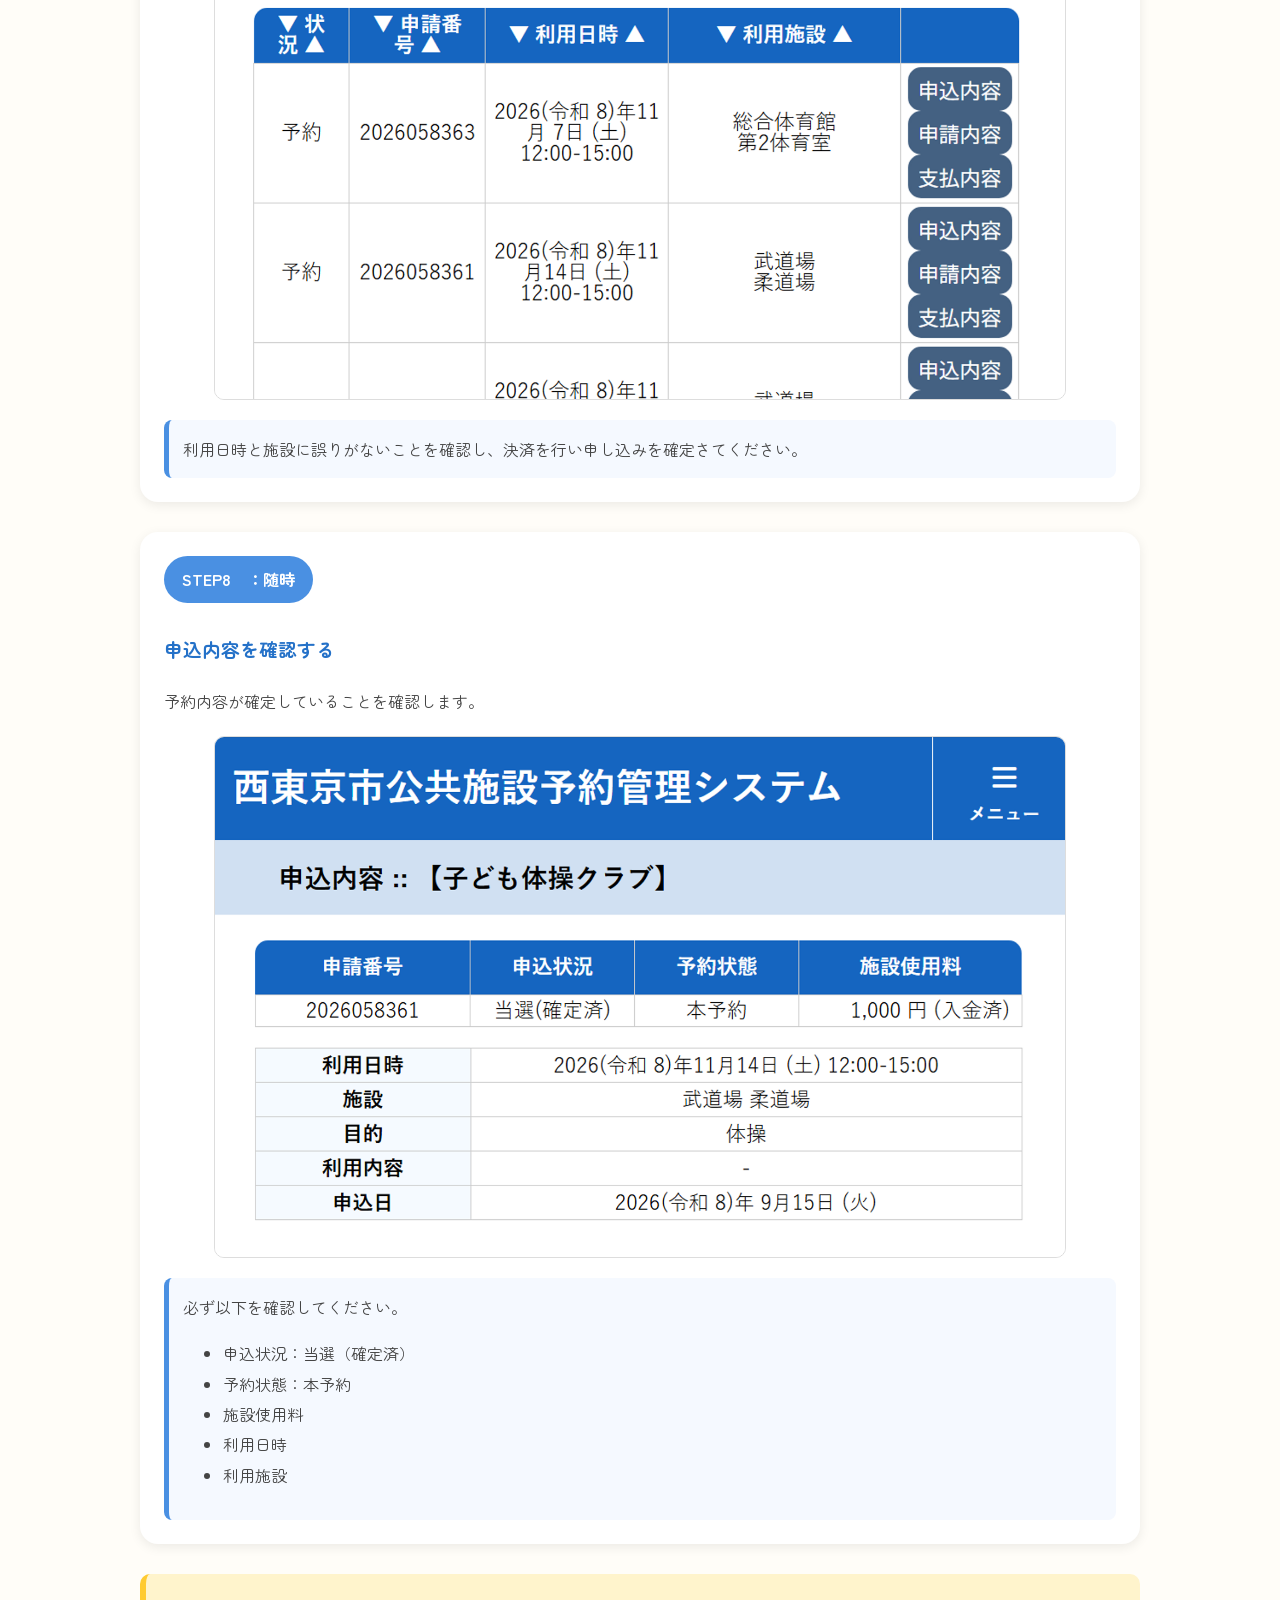
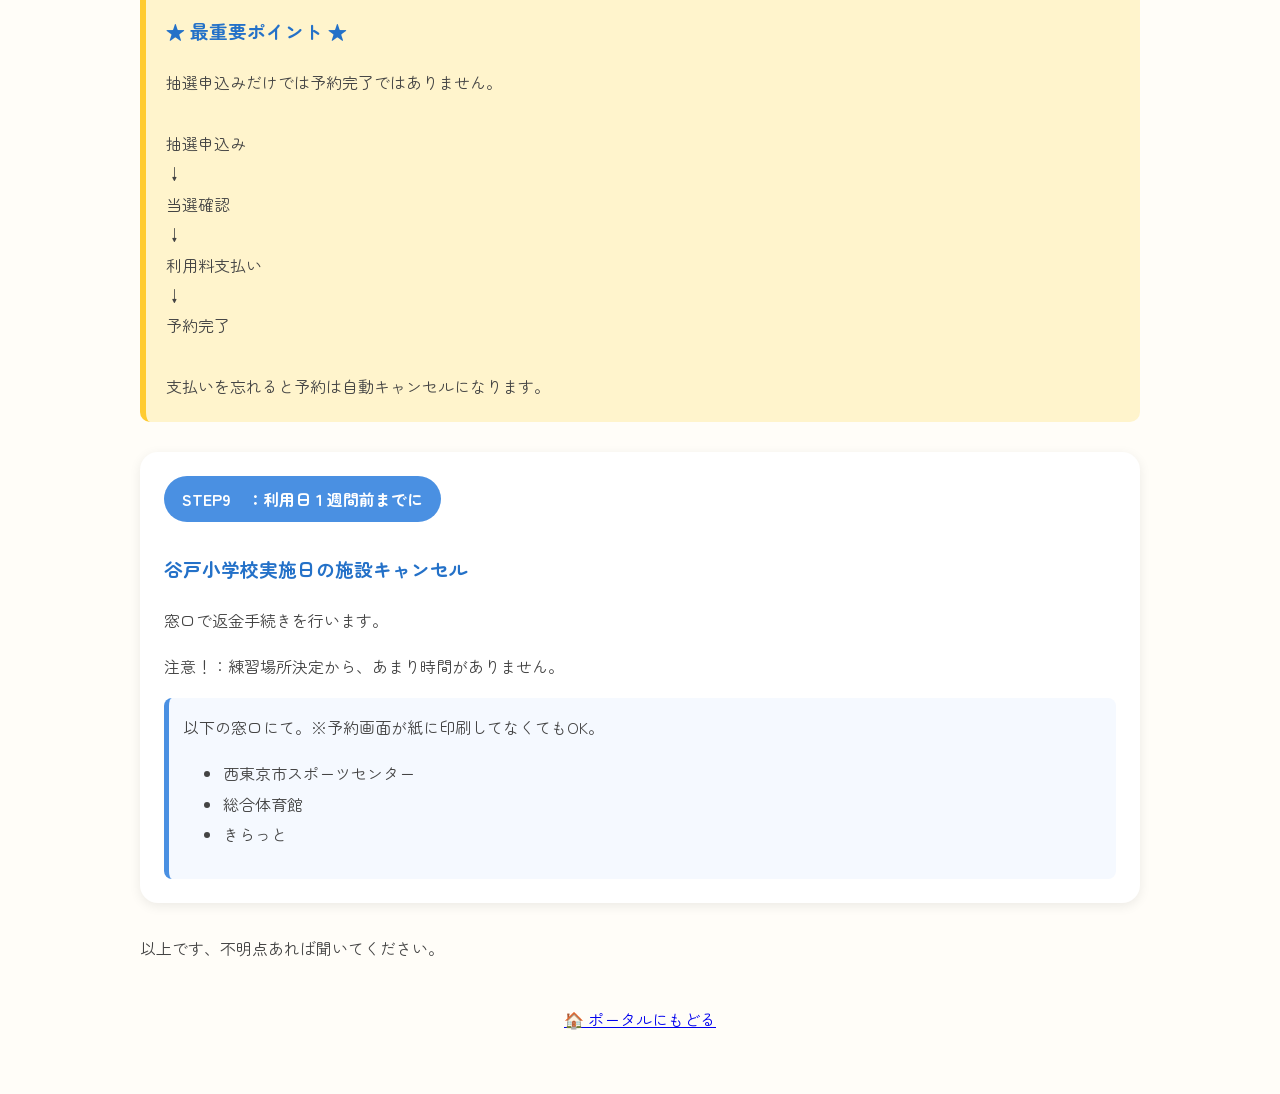
<file: easy-ope.html>
<!DOCTYPE html>
<html lang="ja">
<head>
<meta charset="utf-8">
<meta name="viewport" content="width=device-width, initial-scale=1">

<title>別紙：施設予約システム操作手順</title>

<link rel="preconnect" href="https://fonts.googleapis.com">
<link rel="preconnect" href="https://fonts.gstatic.com" crossorigin>
<link href="https://fonts.googleapis.com/css2?family=Zen+Maru+Gothic:wght@400;500;700&display=swap" rel="stylesheet">

<link rel="stylesheet" href="css/style.css">

</head>

<body>

<h1>別紙：施設予約システム操作手順</h1>

<div class="important">
子ども体操クラブの施設予約手順です。<br>
初めて予約担当になった方は、STEP1から順番に実施してください。
</div>

<div class="step-card">
<div class="step-no">STEP1　：１日～15日</div>

<h3>ログイン画面を開く</h3>

<p>
トップページ右上の「ログイン」を押します。
</p>

<img src="image/step01.png" alt="">

<div class="point">
赤枠で囲まれた「ログイン」を選択します。
</div>
</div>


<div class="step-card">
<div class="step-no">STEP2　：１日～15日</div>

<h3>利用者認証</h3>

<p>
利用者IDとパスワードを入力してログインします。
</p>

<img src="image/step02.png" alt="">

<div class="point">
利用者ID：25003365<br>
パスワード：yato7***<br>
     ※実際のパスワードは現コース役員までお問い合わせください。
</div>
</div>


<div class="step-card">
<div class="step-no">STEP3　：１日～15日</div>

<h3>施設の空きを見る</h3>

<p>
ログイン後、「施設の空きを見る」を選択します。
</p>
<img src="image/step03.png" alt="">
<div class="point">
施設ごとの空き状況を確認できます。
</div>
</div>


<div class="step-card">
<div class="step-no">STEP4　：１日～15日</div>

<h3>利用したい月を選択する</h3>

<p>
施設の空き状況画面で利用したい月を選択します。
</p>
<img src="image/step04.png" alt="">

<div class="point">
予約したい月の空き状況を確認してください。
</div>
</div>

<div class="step-card">
<div class="step-no">STEP5　：１日～15日</div>


<h3>施設を予約する</h3>

<p>
システムメニューにしたがって、対象月の土曜日の
　12：00～15：00　の枠を予約します。
※月MAX ５ 予約が可能
</p>
<p>
●年間予定を確認して、谷戸小NG日は、複数施設予約する
</p>
<p>
●武道場は比較的空いている
</p>
<div class="point">

<strong>施設の優先順位</strong>

<ol>
<li>武道場</li>
<li>総合体育館</li>
<li>きらっと</li>
</ol>
※総合体育館ときらっとに優先順位の差はありません。どちらも第二候補として、空き状況や利用条件に応じて予約してください。
</div>
</div>


<div class="step-card">
<div class="step-no">STEP6　：17日～月末</div>

<h3>予約申込一覧の確認</h3>

<p>
抽選結果を確認するため、メニューから「予約申込一覧」を開きます。
</p>
<img src="image/step06.png" alt="">

<div class="point">
抽選結果は17日以降に確認します。
</div>
</div>


<div class="step-card">
<div class="step-no">STEP7　：17日～月末</div>

<h3>当選結果を確認後　→　決済</h3>

<p>
利用日時・施設を確認し、「申込内容」または「支払内容」を押します。
</p>
<img src="image/step07.png" alt="">

<div class="point">
利用日時と施設に誤りがないことを確認し、決済を行い申し込みを確定さてください。
</div>
</div>


<div class="step-card">
<div class="step-no">STEP8　：随時</div>

<h3>申込内容を確認する</h3>

<p>
予約内容が確定していることを確認します。
</p>
<img src="image/step08.png" alt="">

<div class="point">

必ず以下を確認してください。

<ul>
<li>申込状況：当選（確定済）</li>
<li>予約状態：本予約</li>
<li>施設使用料</li>
<li>利用日時</li>
<li>利用施設</li>
</ul>

</div>
</div>


<div class="important">

<h3>★ 最重要ポイント ★</h3>

抽選申込みだけでは予約完了ではありません。<br><br>

抽選申込み<br>
↓<br>
当選確認<br>
↓<br>
利用料支払い<br>
↓<br>
予約完了<br><br>

支払いを忘れると予約は自動キャンセルになります。

</div>

<div class="step-card">
<div class="step-no">STEP9　：利用日１週間前までに</div>

<h3>谷戸小学校実施日の施設キャンセル</h3>

<p>
窓口で返金手続きを行います。
</p>
<p>
注意！：練習場所決定から、あまり時間がありません。
</p>
<div class="point">

以下の窓口にて。※予約画面が紙に印刷してなくてもOK。



<ul>
<li>西東京市スポーツセンター</li>
<li>総合体育館</li>
<li>きらっと</li>
</ul>

</div>


</div>
<p>
</p>
<p>
以上です、不明点あれば聞いてください。
</p>
<div style="text-align:center; margin:40px 0;">
    <a href="index.html" class="portal-btn">
        🏠 ポータルにもどる
    </a>
</div>
</body>
</html>
</file>
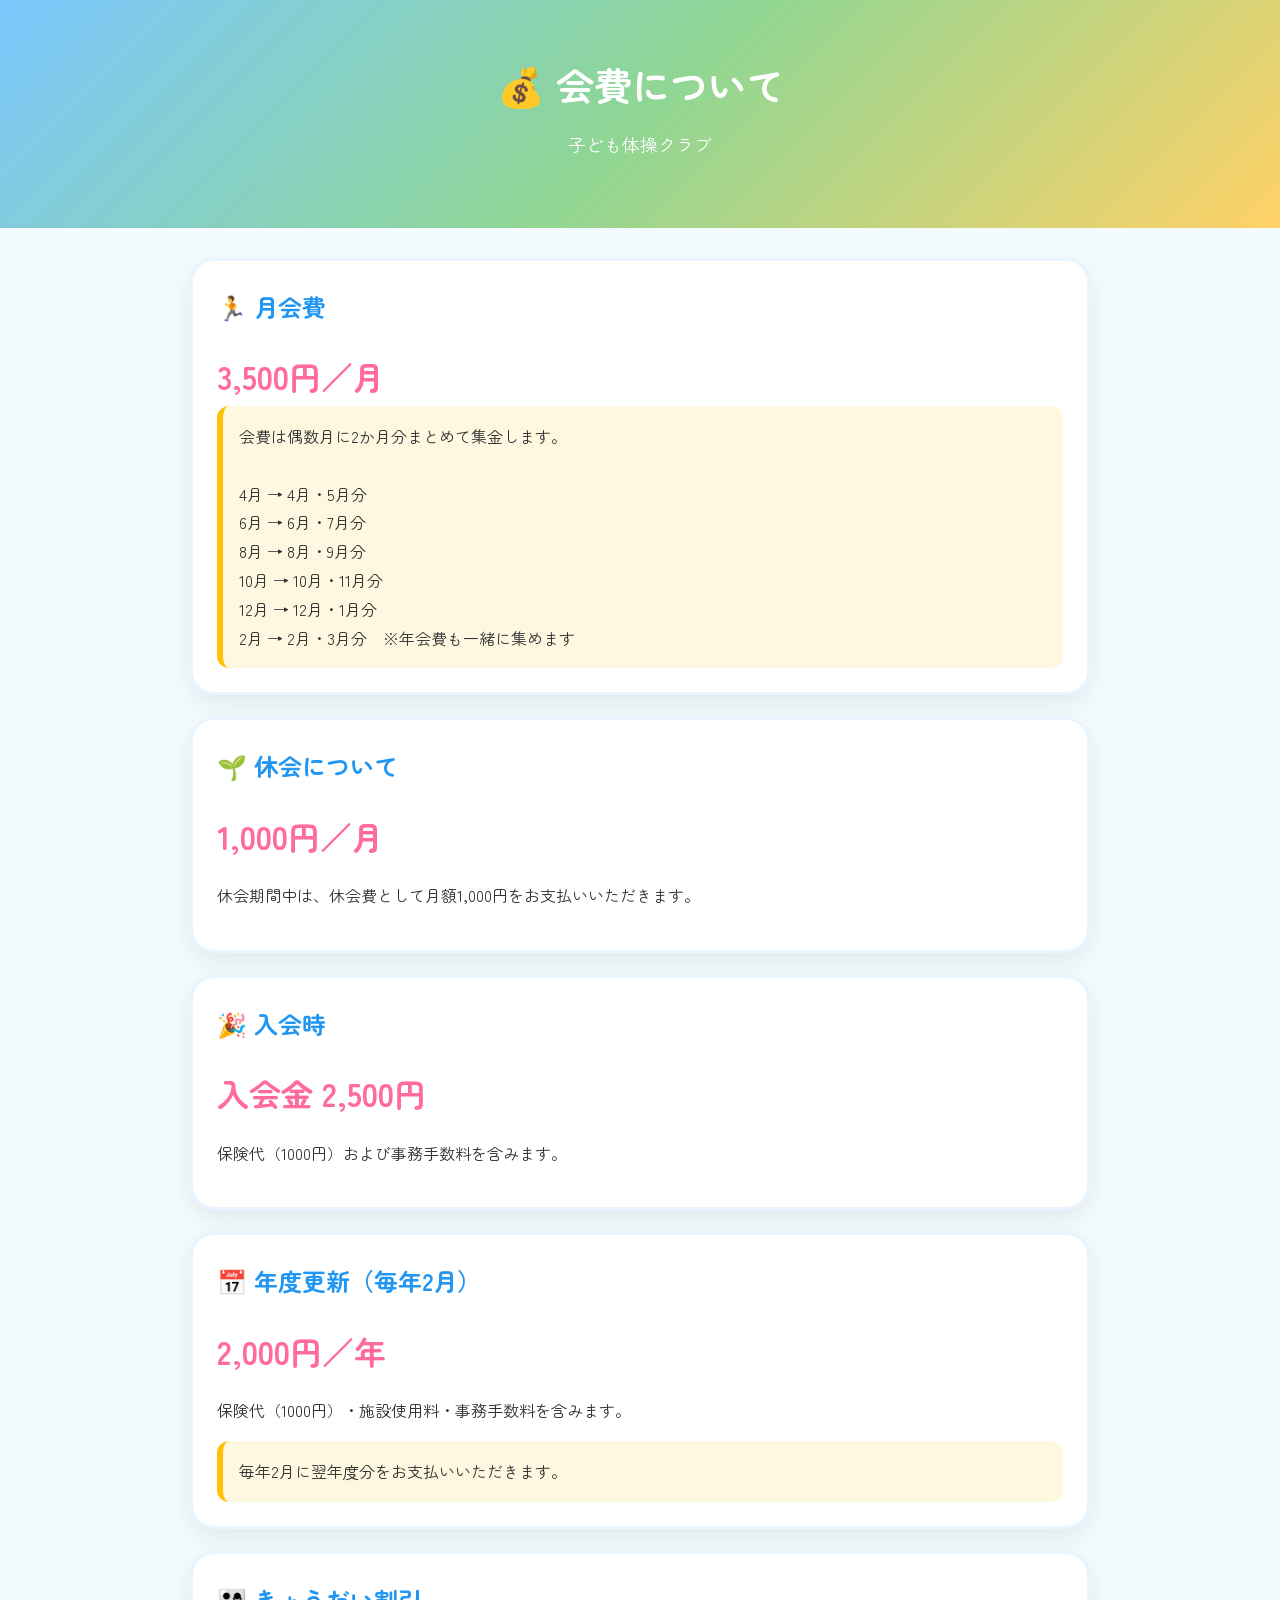
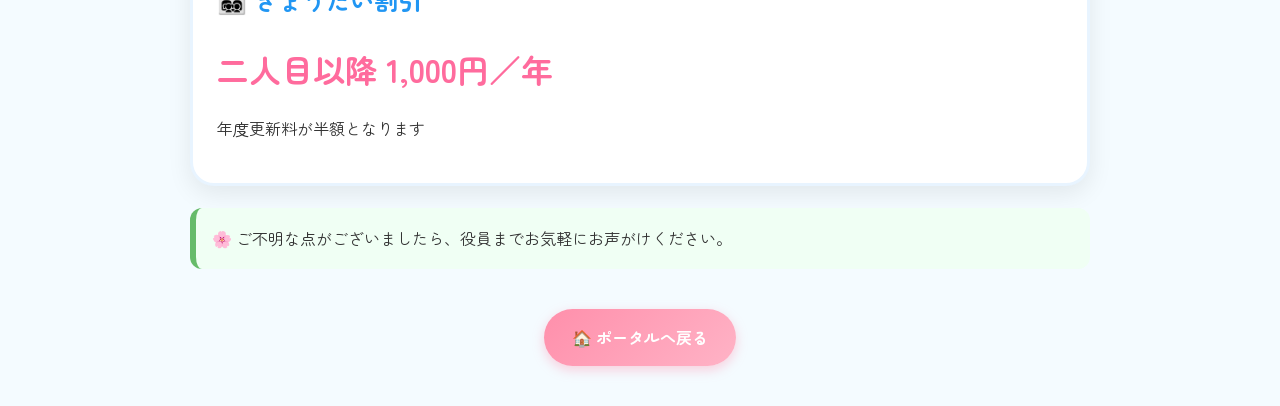
<file: fees.html>
<!DOCTYPE html>
<html lang="ja">
<head>
<meta charset="UTF-8">
<meta name="viewport" content="width=device-width, initial-scale=1.0">

<title>💰 会費について</title>

<link rel="preconnect" href="https://fonts.googleapis.com">
<link rel="preconnect" href="https://fonts.gstatic.com" crossorigin>
<link href="https://fonts.googleapis.com/css2?family=Zen+Maru+Gothic:wght@400;500;700&display=swap" rel="stylesheet">

<style>

body{
    margin:0;
    font-family:"Zen Maru Gothic", sans-serif;
    background:#f4fbff;
    color:#333;
    line-height:1.8;
}

header{
    background:linear-gradient(135deg,#7cc8ff,#8fd694,#ffd166);
    color:#fff;
    text-align:center;
    padding:50px 20px;
}

header h1{
    margin:0;
    font-size:2.4rem;
    font-weight:700;
}

header p{
    margin-top:10px;
    font-size:1.1rem;
}

.container{
    max-width:900px;
    margin:30px auto;
    padding:0 16px;
}

.card{
    background:#fff;
    border-radius:24px;
    padding:24px;
    margin-bottom:22px;
    border:3px solid #e8f4ff;
    box-shadow:0 8px 24px rgba(0,0,0,.08);
}

.card h2{
    margin-top:0;
    color:#2196f3;
}

.price{
    font-size:2rem;
    font-weight:700;
    color:#ff6b9d;
}

.note{
    background:#fff8e1;
    border-left:6px solid #ffc107;
    padding:16px;
    border-radius:12px;
}

.info{
    background:#f0fff4;
    border-left:6px solid #66bb6a;
    padding:16px;
    border-radius:12px;
}

.footer{
    text-align:center;
    margin:40px;
}

.home-btn{
    display:inline-block;
    background:linear-gradient(135deg,#ff8fab,#ffb3c6);
    color:#fff;
    text-decoration:none;
    padding:14px 28px;
    border-radius:999px;
    font-weight:700;
    box-shadow:0 4px 12px rgba(255,143,171,.4);
}

.home-btn:hover{
    opacity:0.9;
}

</style>
</head>

<body>

<header>
<h1>💰 会費について</h1>
<p>子ども体操クラブ</p>
</header>

<div class="container">

<div class="card">
<h2>🏃 月会費</h2>
<div class="price">3,500円／月</div>

<div class="note">
会費は偶数月に2か月分まとめて集金します。<br><br>
4月 → 4月・5月分<br>
6月 → 6月・7月分<br>
8月 → 8月・9月分<br>
10月 → 10月・11月分<br>
12月 → 12月・1月分<br>
2月 → 2月・3月分　※年会費も一緒に集めます
</div>
</div>

<div class="card">
<h2>🌱 休会について</h2>
<div class="price">1,000円／月</div>
<p>休会期間中は、休会費として月額1,000円をお支払いいただきます。</p>
</div>

<div class="card">
<h2>🎉 入会時</h2>
<div class="price">入会金 2,500円</div>
<p>保険代（1000円）および事務手数料を含みます。</p>
</div>

<div class="card">
<h2>📅 年度更新（毎年2月）</h2>
<div class="price">2,000円／年</div>

<p>
保険代（1000円）・施設使用料・事務手数料を含みます。
</p>

<div class="note">
毎年2月に翌年度分をお支払いいただきます。
</div>
</div>

<div class="card">
<h2>👨‍👩‍👧‍👦 きょうだい割引</h2>
<div class="price">二人目以降 1,000円／年</div>
<p>年度更新料が半額となります</p>
</div>

<div class="info">
🌸 ご不明な点がございましたら、役員までお気軽にお声がけください。
</div>

<div class="footer">
<a href="index.html" class="home-btn">🏠 ポータルへ戻る</a>
</div>

</div>

</body>
</html>
</file>
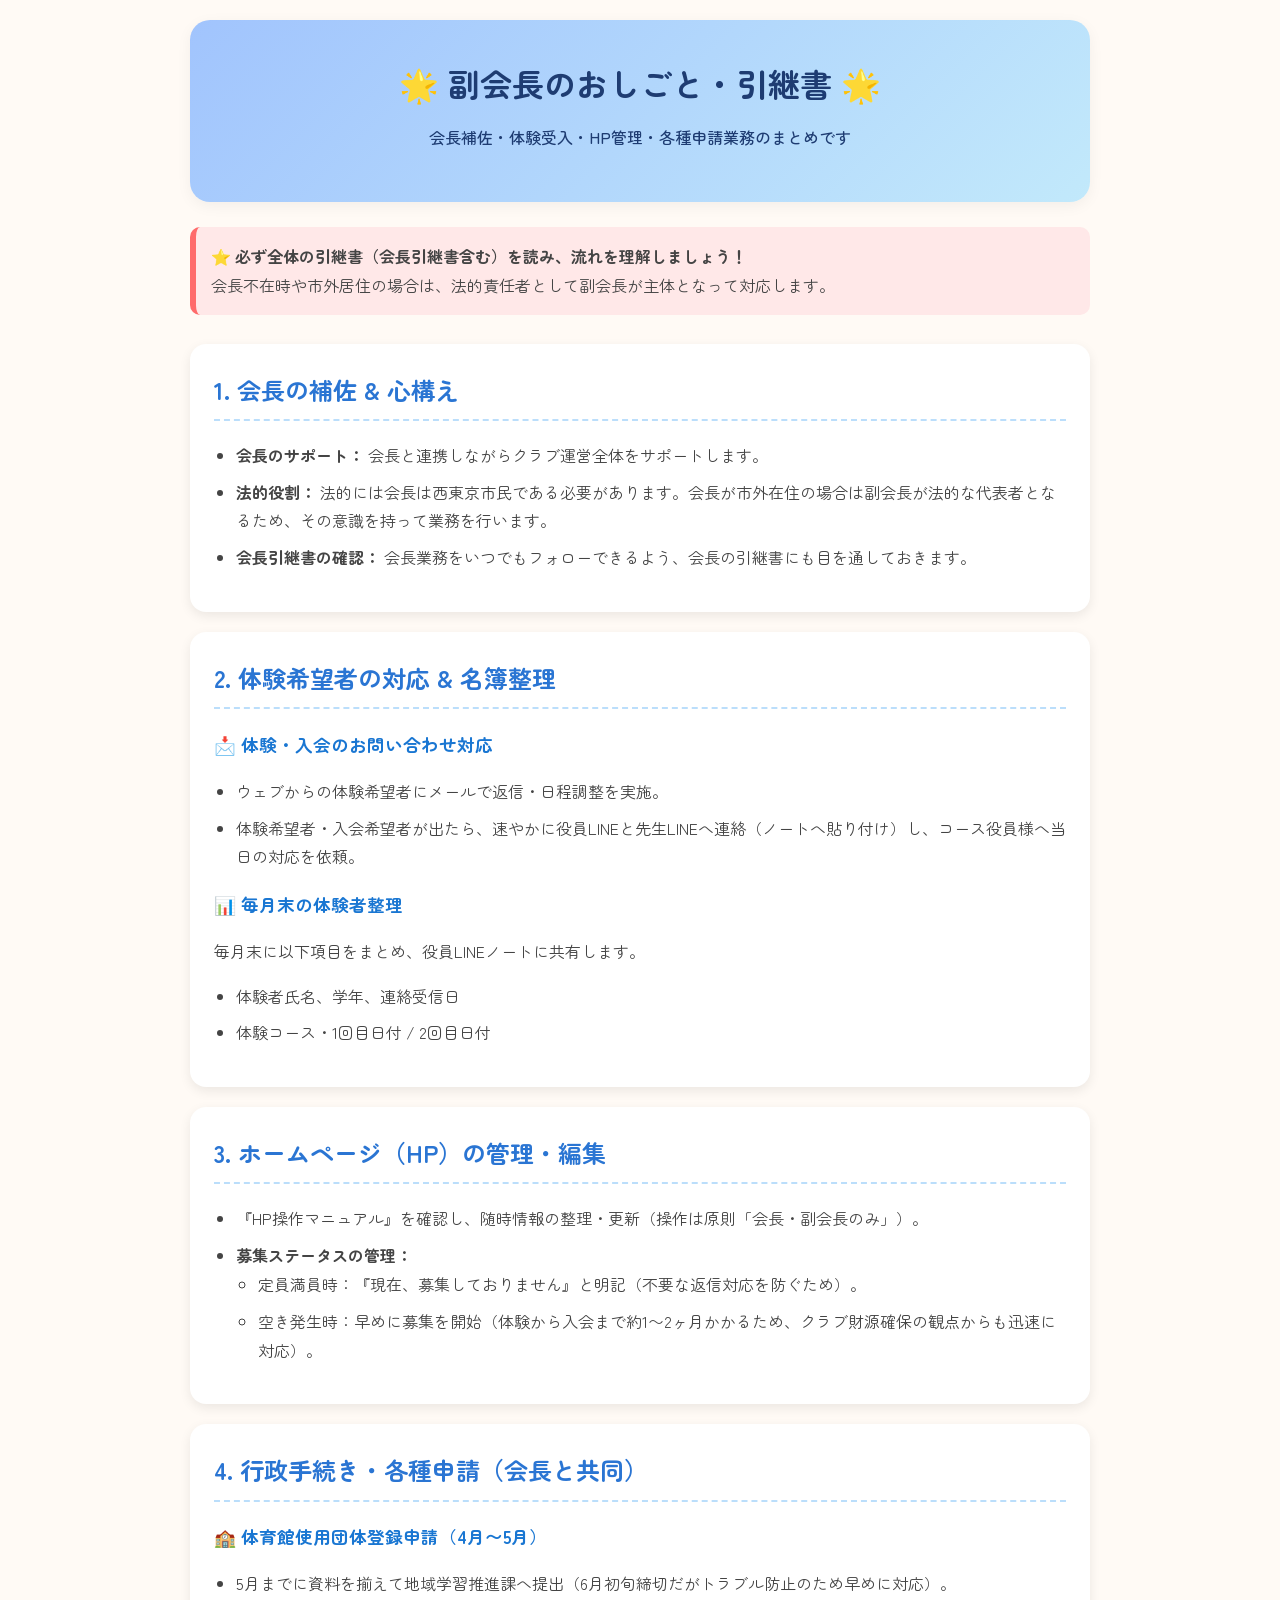
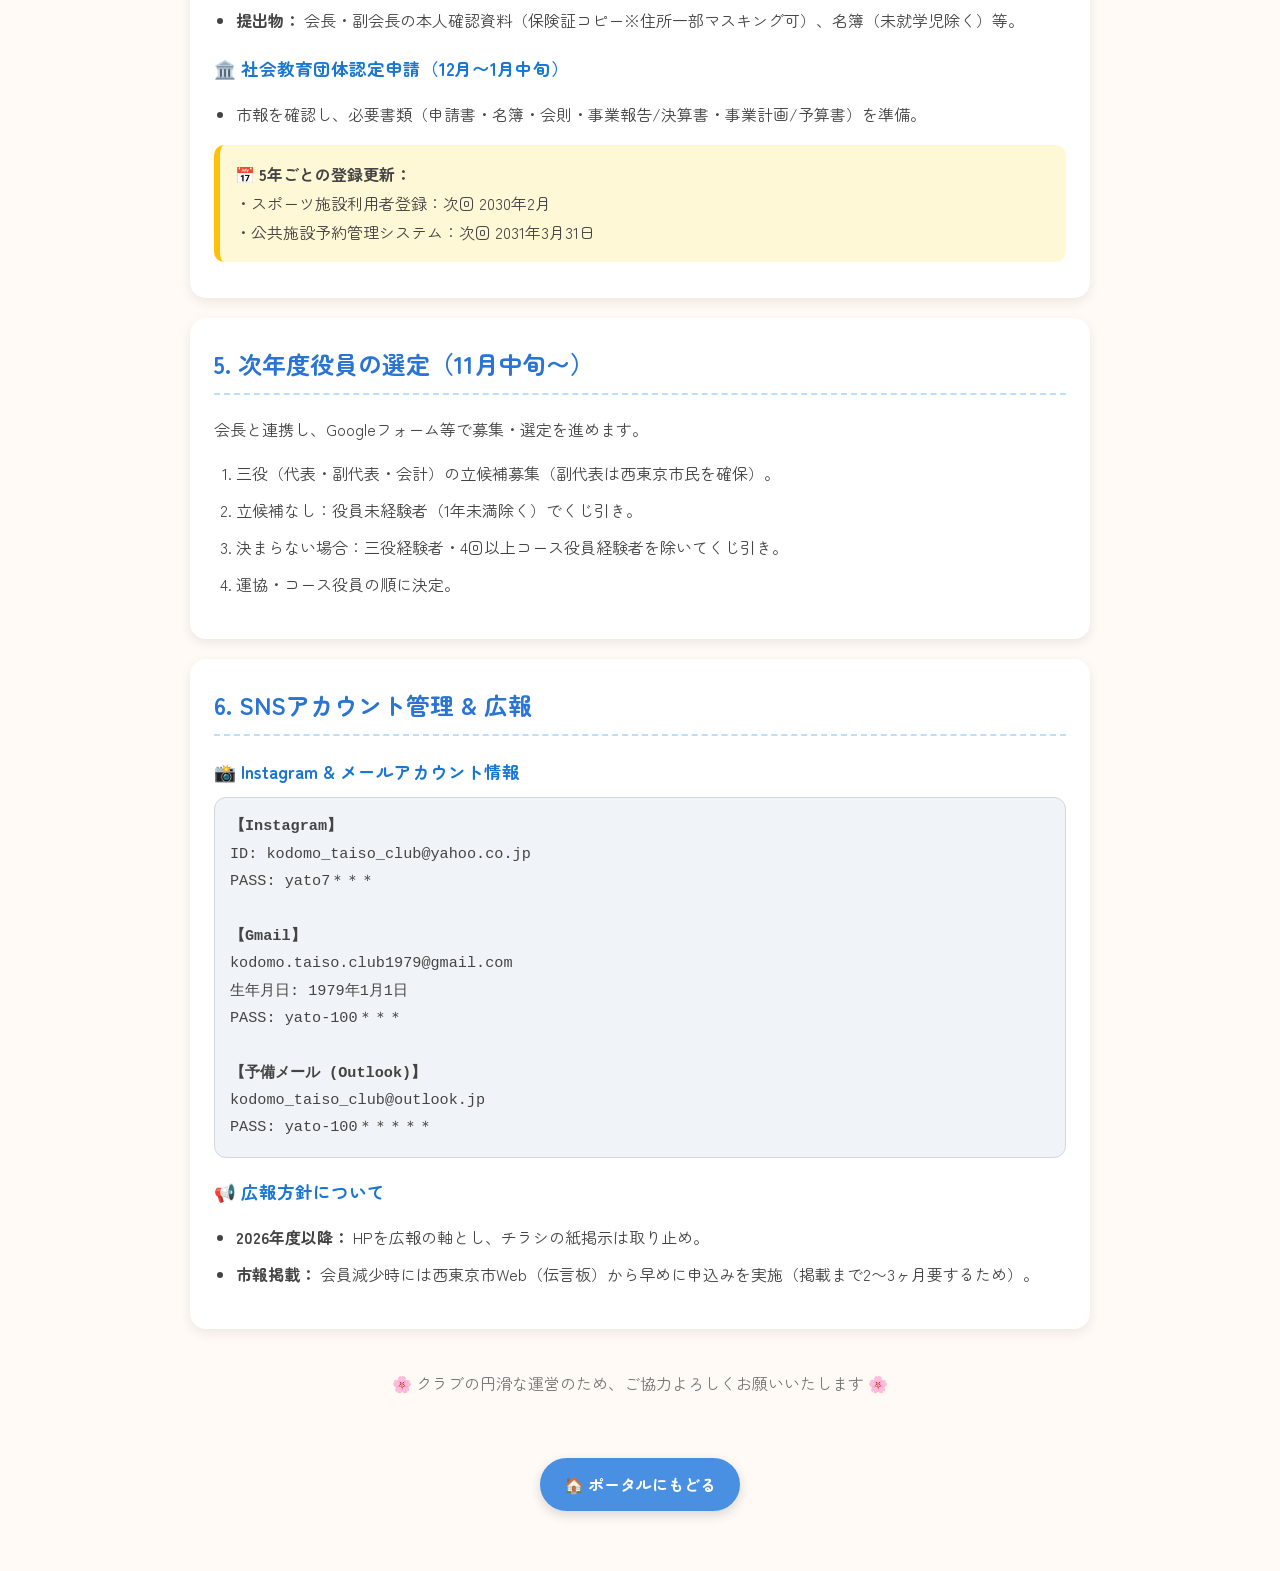
<file: fukukaicho.html>
<!DOCTYPE html>
<html lang="ja">
<head>
<meta charset="UTF-8">
<meta name="viewport" content="width=device-width, initial-scale=1.0">
<title>🌟 副会長のおしごと・引継書</title>

<link rel="preconnect" href="https://fonts.googleapis.com">
<link rel="preconnect" href="https://fonts.gstatic.com" crossorigin>
<link href="https://fonts.googleapis.com/css2?family=Zen+Maru+Gothic:wght@400;500;700&display=swap" rel="stylesheet">

<style>

body{
    margin:0;
    padding:0;
    font-family:"Zen Maru Gothic",sans-serif;
    background:#fffaf5;
    color:#444;
    line-height:1.8;
}

.container{
    max-width:900px;
    margin:auto;
    padding:20px;
}

.hero{
    background:linear-gradient(135deg,#a1c4fd,#c2e9fb);
    color:#1e3c72;
    text-align:center;
    padding:35px 20px;
    border-radius:20px;
    margin-bottom:25px;
    box-shadow:0 4px 15px rgba(0,0,0,0.05);
}

.hero h1{
    margin:0;
    font-size:2rem;
}

.hero p{
    margin-top:10px;
    font-weight:500;
}

.card{
    background:#fff;
    border-radius:16px;
    padding:24px;
    margin-bottom:20px;
    box-shadow:0 4px 12px rgba(0,0,0,0.08);
}

.card h2{
    margin-top:0;
    color:#2a75d3;
    border-bottom:2px dashed #bbdefb;
    padding-bottom:8px;
}

.card h3{
    color:#1976d2;
    font-size:1.1rem;
    margin-top:18px;
    margin-bottom:6px;
}

ul, ol{
    padding-left:22px;
}

li{
    margin-bottom:8px;
}

.note{
    background:#fff8d6;
    border-left:6px solid #ffc107;
    padding:15px;
    border-radius:10px;
    margin-top:12px;
    margin-bottom:12px;
}

.warning{
    background:#ffe8e8;
    border-left:6px solid #ff6b6b;
    padding:15px;
    border-radius:10px;
    margin-top:12px;
}

.badge{
    display:inline-block;
    background:#e8f4fd;
    color:#1a73e8;
    border:1px solid #aecbfa;
    padding:2px 10px;
    border-radius:12px;
    font-size:0.88rem;
    font-weight:bold;
}

.account-box{
    background:#f0f4f9;
    border:1px solid #d0d7de;
    border-radius:12px;
    padding:15px;
    margin-top:10px;
    font-family:monospace;
    font-size:0.95rem;
}

.footer{
    text-align:center;
    color:#777;
    margin-top:40px;
    padding-bottom:20px;
}

.portal-btn{
    display:inline-block;
    background:#4a90e2;
    color:white;
    text-decoration:none;
    padding:12px 24px;
    border-radius:999px;
    font-weight:700;
    box-shadow:0 4px 12px rgba(0,0,0,0.15);
    transition:all .3s ease;
}

.portal-btn:hover{
    background:#357abd;
    transform:translateY(-2px);
}

</style>
</head>

<body>

<div class="container">

    <div class="hero">
        <h1>🌟 副会長のおしごと・引継書 🌟</h1>
        <p>会長補佐・体験受入・HP管理・各種申請業務のまとめです</p>
    </div>

    <div class="warning">
        <strong>⭐ 必ず全体の引継書（会長引継書含む）を読み、流れを理解しましょう！</strong><br>
        会長不在時や市外居住の場合は、法的責任者として副会長が主体となって対応します。
    </div>

    <br>

    <div class="card">
        <h2>1. 会長の補佐 &amp; 心構え</h2>
        <ul>
            <li><strong>会長のサポート：</strong> 会長と連携しながらクラブ運営全体をサポートします。</li>
            <li><strong>法的役割：</strong> 法的には会長は西東京市民である必要があります。会長が市外在住の場合は副会長が法的な代表者となるため、その意識を持って業務を行います。</li>
            <li><strong>会長引継書の確認：</strong> 会長業務をいつでもフォローできるよう、会長の引継書にも目を通しておきます。</li>
        </ul>
    </div>

    <div class="card">
        <h2>2. 体験希望者の対応 &amp; 名簿整理</h2>
        <h3>📩 体験・入会のお問い合わせ対応</h3>
        <ul>
            <li>ウェブからの体験希望者にメールで返信・日程調整を実施。</li>
            <li>体験希望者・入会希望者が出たら、速やかに役員LINEと先生LINEへ連絡（ノートへ貼り付け）し、コース役員様へ当日の対応を依頼。</li>
        </ul>

        <h3>📊 毎月末の体験者整理</h3>
        <p>毎月末に以下項目をまとめ、役員LINEノートに共有します。</p>
        <ul>
            <li>体験者氏名、学年、連絡受信日</li>
            <li>体験コース・1回目日付 / 2回目日付</li>
        </ul>
    </div>

    <div class="card">
        <h2>3. ホームページ（HP）の管理・編集</h2>
        <ul>
            <li>『HP操作マニュアル』を確認し、随時情報の整理・更新（操作は原則「会長・副会長のみ」）。</li>
            <li><strong>募集ステータスの管理：</strong>
                <ul>
                    <li>定員満員時：『現在、募集しておりません』と明記（不要な返信対応を防ぐため）。</li>
                    <li>空き発生時：早めに募集を開始（体験から入会まで約1〜2ヶ月かかるため、クラブ財源確保の観点からも迅速に対応）。</li>
                </ul>
            </li>
        </ul>
    </div>

    <div class="card">
        <h2>4. 行政手続き・各種申請（会長と共同）</h2>
        
        <h3>🏫 体育館使用団体登録申請（4月〜5月）</h3>
        <ul>
            <li>5月までに資料を揃えて地域学習推進課へ提出（6月初旬締切だがトラブル防止のため早めに対応）。</li>
            <li><strong>提出物：</strong> 会長・副会長の本人確認資料（保険証コピー※住所一部マスキング可）、名簿（未就学児除く）等。</li>
        </ul>

        <h3>🏛️ 社会教育団体認定申請（12月〜1月中旬）</h3>
        <ul>
            <li>市報を確認し、必要書類（申請書・名簿・会則・事業報告/決算書・事業計画/予算書）を準備。</li>
        </ul>

        <div class="note">
            📅 <strong>5年ごとの登録更新：</strong><br>
            ・スポーツ施設利用者登録：次回 2030年2月<br>
            ・公共施設予約管理システム：次回 2031年3月31日
        </div>
    </div>

    <div class="card">
        <h2>5. 次年度役員の選定（11月中旬〜）</h2>
        <p>会長と連携し、Googleフォーム等で募集・選定を進めます。</p>
        <ol>
            <li>三役（代表・副代表・会計）の立候補募集（副代表は西東京市民を確保）。</li>
            <li>立候補なし：役員未経験者（1年未満除く）でくじ引き。</li>
            <li>決まらない場合：三役経験者・4回以上コース役員経験者を除いてくじ引き。</li>
            <li>運協・コース役員の順に決定。</li>
        </ol>
    </div>

    <div class="card">
        <h2>6. SNSアカウント管理 &amp; 広報</h2>
        
        <h3>📸 Instagram &amp; メールアカウント情報</h3>
        <div class="account-box">
            <strong>【Instagram】</strong><br>
            ID: kodomo_taiso_club@yahoo.co.jp<br>
            PASS: yato7＊＊＊<br><br>
            <strong>【Gmail】</strong><br>
            kodomo.taiso.club1979@gmail.com<br>
            生年月日: 1979年1月1日<br>
            PASS: yato-100＊＊＊<br><br>
            <strong>【予備メール (Outlook)】</strong><br>
            kodomo_taiso_club@outlook.jp<br>
            PASS: yato-100＊＊＊＊＊
        </div>

        <h3>📢 広報方針について</h3>
        <ul>
            <li><strong>2026年度以降：</strong> HPを広報の軸とし、チラシの紙掲示は取り止め。</li>
            <li><strong>市報掲載：</strong> 会員減少時には西東京市Web（伝言板）から早めに申込みを実施（掲載まで2〜3ヶ月要するため）。</li>
        </ul>
    </div>

    <div class="footer">
        🌸 クラブの円滑な運営のため、ご協力よろしくお願いいたします 🌸
    </div>

    <div style="text-align:center; margin:40px 0;">
        <a href="index.html" class="portal-btn">
            🏠 ポータルにもどる
        </a>
    </div>

</div>

</body>
</html>
</file>
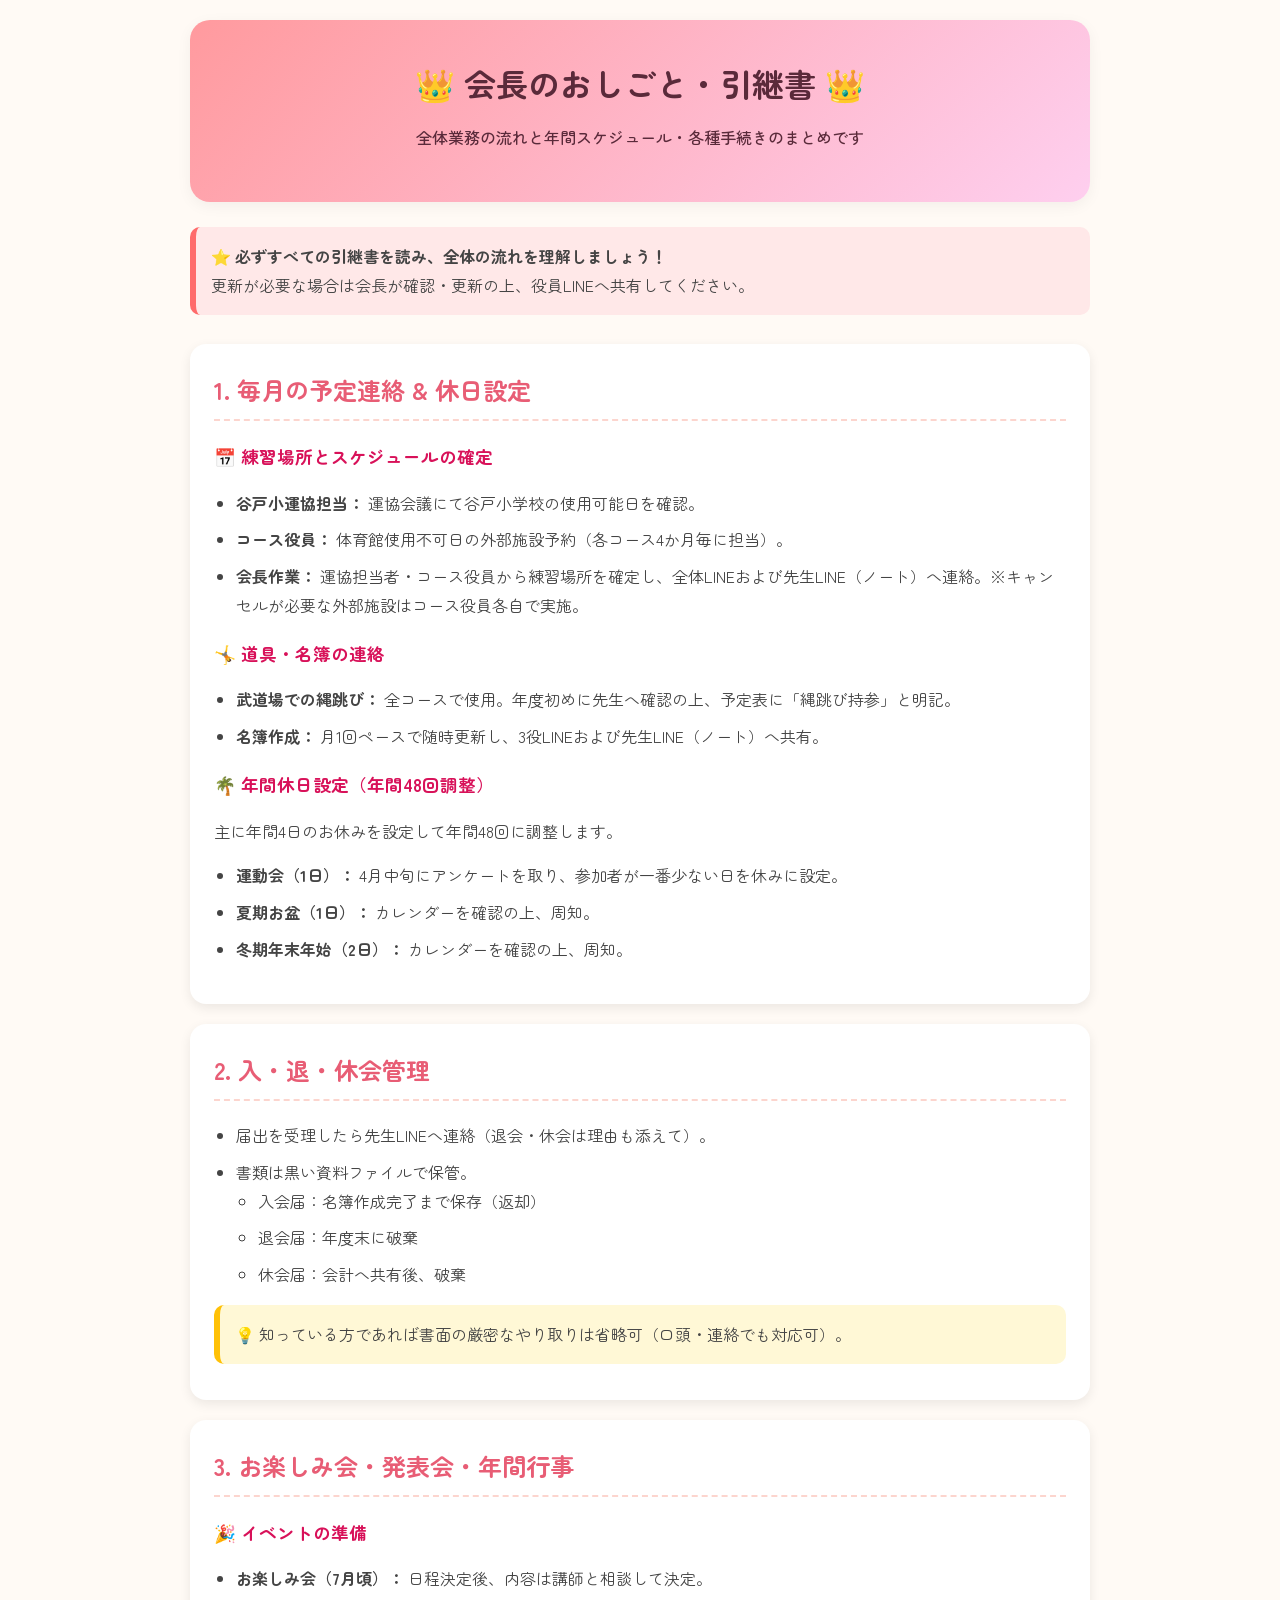
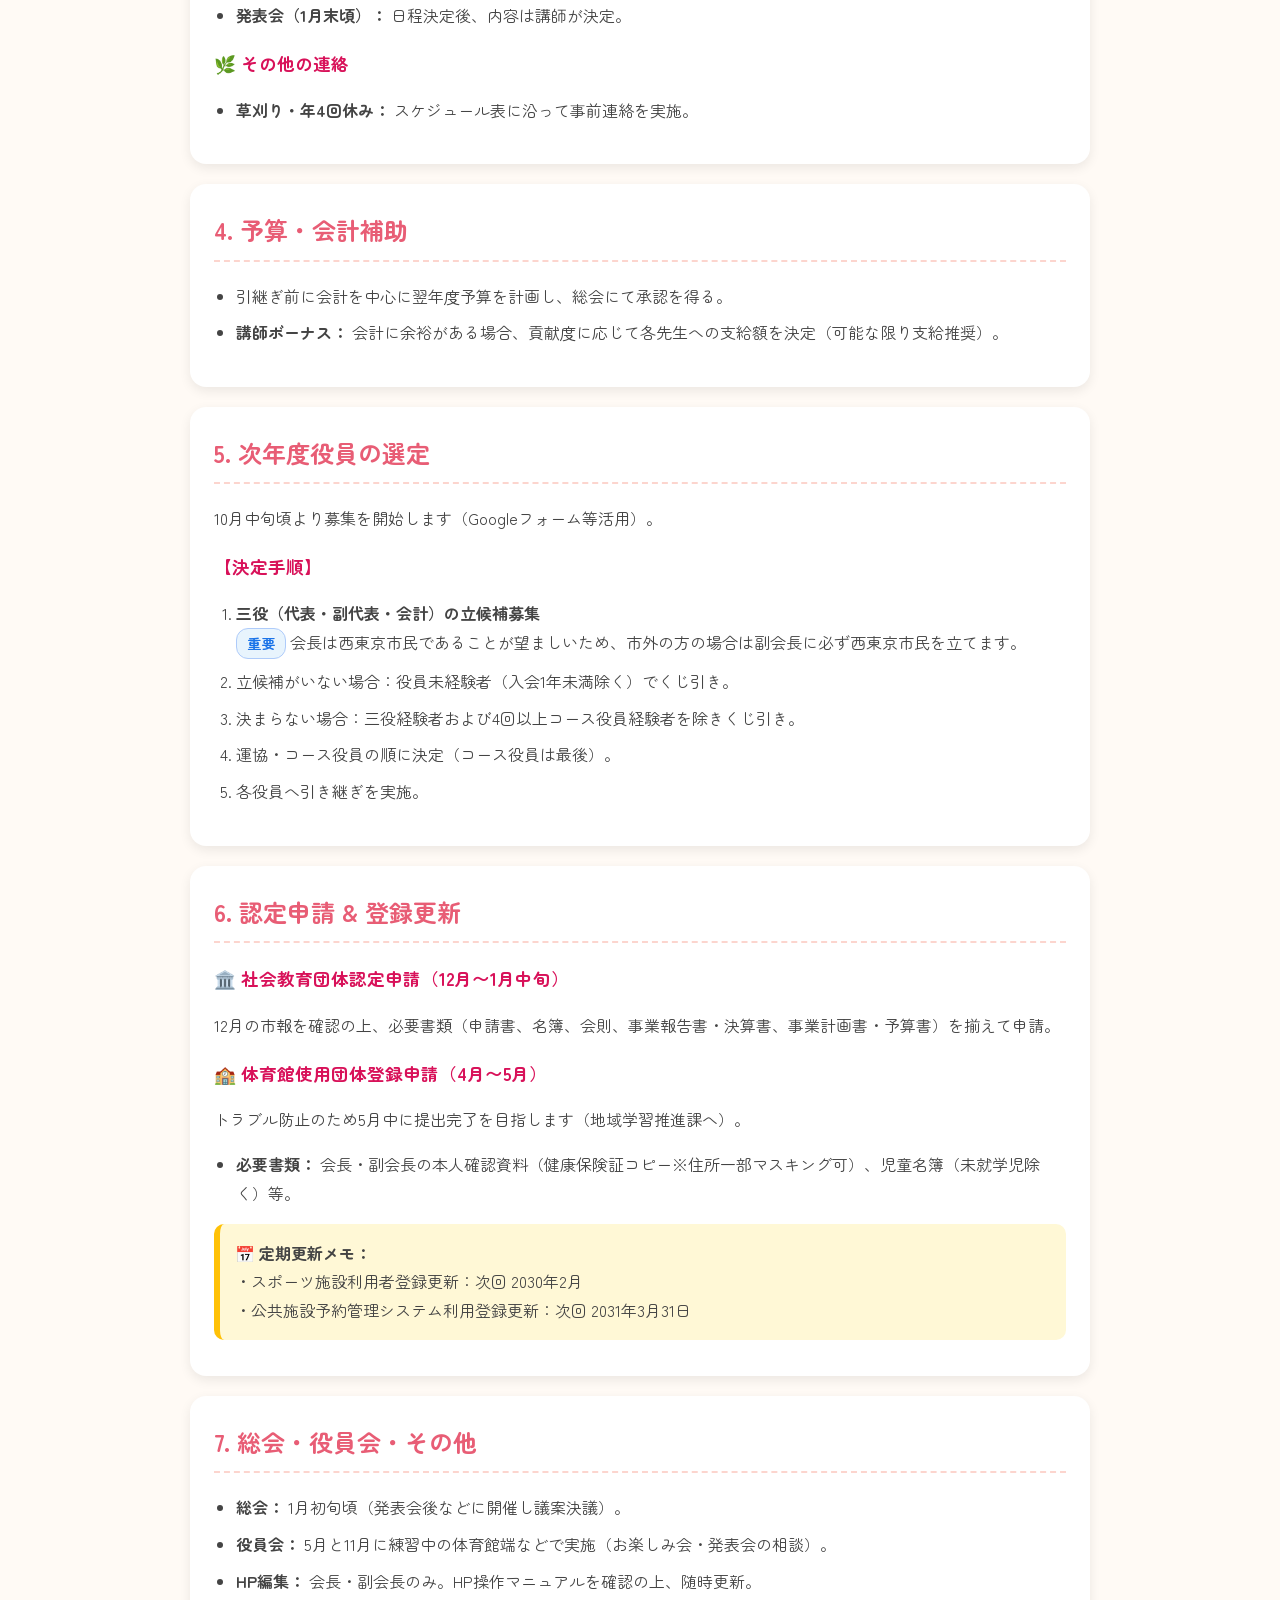
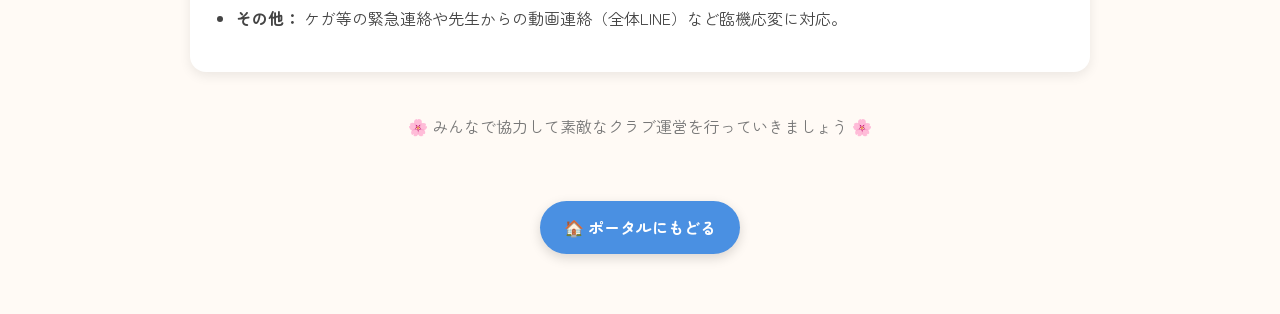
<file: kaicho.html>
<!DOCTYPE html>
<html lang="ja">
<head>
<meta charset="UTF-8">
<meta name="viewport" content="width=device-width, initial-scale=1.0">
<title>👑 会長のおしごと・引継書</title>

<link rel="preconnect" href="https://fonts.googleapis.com">
<link rel="preconnect" href="https://fonts.gstatic.com" crossorigin>
<link href="https://fonts.googleapis.com/css2?family=Zen+Maru+Gothic:wght@400;500;700&display=swap" rel="stylesheet">

<style>

body{
    margin:0;
    padding:0;
    font-family:"Zen Maru Gothic",sans-serif;
    background:#fffaf5;
    color:#444;
    line-height:1.8;
}

.container{
    max-width:900px;
    margin:auto;
    padding:20px;
}

.hero{
    background:linear-gradient(135deg,#ff9a9e,#fecfef);
    color:#5a2a3a;
    text-align:center;
    padding:35px 20px;
    border-radius:20px;
    margin-bottom:25px;
    box-shadow:0 4px 15px rgba(0,0,0,0.05);
}

.hero h1{
    margin:0;
    font-size:2rem;
}

.hero p{
    margin-top:10px;
    font-weight:500;
}

.card{
    background:#fff;
    border-radius:16px;
    padding:24px;
    margin-bottom:20px;
    box-shadow:0 4px 12px rgba(0,0,0,0.08);
}

.card h2{
    margin-top:0;
    color:#e85d75;
    border-bottom:2px dashed #fcd5ce;
    padding-bottom:8px;
}

.card h3{
    color:#d81159;
    font-size:1.1rem;
    margin-top:18px;
    margin-bottom:6px;
}

ul, ol{
    padding-left:22px;
}

li{
    margin-bottom:8px;
}

.note{
    background:#fff8d6;
    border-left:6px solid #ffc107;
    padding:15px;
    border-radius:10px;
    margin-top:12px;
    margin-bottom:12px;
}

.warning{
    background:#ffe8e8;
    border-left:6px solid #ff6b6b;
    padding:15px;
    border-radius:10px;
    margin-top:12px;
}

.badge{
    display:inline-block;
    background:#e8f4fd;
    color:#1a73e8;
    border:1px solid #aecbfa;
    padding:2px 10px;
    border-radius:12px;
    font-size:0.88rem;
    font-weight:bold;
}

.footer{
    text-align:center;
    color:#777;
    margin-top:40px;
    padding-bottom:20px;
}

.portal-btn{
    display:inline-block;
    background:#4a90e2;
    color:white;
    text-decoration:none;
    padding:12px 24px;
    border-radius:999px;
    font-weight:700;
    box-shadow:0 4px 12px rgba(0,0,0,0.15);
    transition:all .3s ease;
}

.portal-btn:hover{
    background:#357abd;
    transform:translateY(-2px);
}

</style>
</head>

<body>

<div class="container">

    <div class="hero">
        <h1>👑 会長のおしごと・引継書 👑</h1>
        <p>全体業務の流れと年間スケジュール・各種手続きのまとめです</p>
    </div>

    <div class="warning">
        <strong>⭐ 必ずすべての引継書を読み、全体の流れを理解しましょう！</strong><br>
        更新が必要な場合は会長が確認・更新の上、役員LINEへ共有してください。
    </div>

    <br>

    <div class="card">
        <h2>1. 毎月の予定連絡 &amp; 休日設定</h2>
        
        <h3>📅 練習場所とスケジュールの確定</h3>
        <ul>
            <li><strong>谷戸小運協担当：</strong> 運協会議にて谷戸小学校の使用可能日を確認。</li>
            <li><strong>コース役員：</strong> 体育館使用不可日の外部施設予約（各コース4か月毎に担当）。</li>
            <li><strong>会長作業：</strong> 運協担当者・コース役員から練習場所を確定し、全体LINEおよび先生LINE（ノート）へ連絡。※キャンセルが必要な外部施設はコース役員各自で実施。</li>
        </ul>

        <h3>🤸 道具・名簿の連絡</h3>
        <ul>
            <li><strong>武道場での縄跳び：</strong> 全コースで使用。年度初めに先生へ確認の上、予定表に「縄跳び持参」と明記。</li>
            <li><strong>名簿作成：</strong> 月1回ペースで随時更新し、3役LINEおよび先生LINE（ノート）へ共有。</li>
        </ul>

        <h3>🌴 年間休日設定（年間48回調整）</h3>
        <p>主に年間4日のお休みを設定して年間48回に調整します。</p>
        <ul>
            <li><strong>運動会（1日）：</strong> 4月中旬にアンケートを取り、参加者が一番少ない日を休みに設定。</li>
            <li><strong>夏期お盆（1日）：</strong> カレンダーを確認の上、周知。</li>
            <li><strong>冬期年末年始（2日）：</strong> カレンダーを確認の上、周知。</li>
        </ul>
    </div>

    <div class="card">
        <h2>2. 入・退・休会管理</h2>
        <ul>
            <li>届出を受理したら先生LINEへ連絡（退会・休会は理由も添えて）。</li>
            <li>書類は黒い資料ファイルで保管。
                <ul>
                    <li>入会届：名簿作成完了まで保存（返却）</li>
                    <li>退会届：年度末に破棄</li>
                    <li>休会届：会計へ共有後、破棄</li>
                </ul>
            </li>
        </ul>
        <div class="note">
            💡 知っている方であれば書面の厳密なやり取りは省略可（口頭・連絡でも対応可）。
        </div>
    </div>

    <div class="card">
        <h2>3. お楽しみ会・発表会・年間行事</h2>
        <h3>🎉 イベントの準備</h3>
        <ul>
            <li><strong>お楽しみ会（7月頃）：</strong> 日程決定後、内容は講師と相談して決定。</li>
            <li><strong>発表会（1月末頃）：</strong> 日程決定後、内容は講師が決定。</li>
        </ul>

        <h3>🌿 その他の連絡</h3>
        <ul>
            <li><strong>草刈り・年4回休み：</strong> スケジュール表に沿って事前連絡を実施。</li>
        </ul>
    </div>

    <div class="card">
        <h2>4. 予算・会計補助</h2>
        <ul>
            <li>引継ぎ前に会計を中心に翌年度予算を計画し、総会にて承認を得る。</li>
            <li><strong>講師ボーナス：</strong> 会計に余裕がある場合、貢献度に応じて各先生への支給額を決定（可能な限り支給推奨）。</li>
        </ul>
    </div>

    <div class="card">
        <h2>5. 次年度役員の選定</h2>
        <p>10月中旬頃より募集を開始します（Googleフォーム等活用）。</p>
        
        <h3>【決定手順】</h3>
        <ol>
            <li><strong>三役（代表・副代表・会計）の立候補募集</strong><br>
                <span class="badge">重要</span> 会長は西東京市民であることが望ましいため、市外の方の場合は副会長に必ず西東京市民を立てます。
            </li>
            <li>立候補がいない場合：役員未経験者（入会1年未満除く）でくじ引き。</li>
            <li>決まらない場合：三役経験者および4回以上コース役員経験者を除きくじ引き。</li>
            <li>運協・コース役員の順に決定（コース役員は最後）。</li>
            <li>各役員へ引き継ぎを実施。</li>
        </ol>
    </div>

    <div class="card">
        <h2>6. 認定申請 &amp; 登録更新</h2>
        <h3>🏛️ 社会教育団体認定申請（12月〜1月中旬）</h3>
        <p>12月の市報を確認の上、必要書類（申請書、名簿、会則、事業報告書・決算書、事業計画書・予算書）を揃えて申請。</p>

        <h3>🏫 体育館使用団体登録申請（4月〜5月）</h3>
        <p>トラブル防止のため5月中に提出完了を目指します（地域学習推進課へ）。</p>
        <ul>
            <li><strong>必要書類：</strong> 会長・副会長の本人確認資料（健康保険証コピー※住所一部マスキング可）、児童名簿（未就学児除く）等。</li>
        </ul>

        <div class="note">
            📅 <strong>定期更新メモ：</strong><br>
            ・スポーツ施設利用者登録更新：次回 2030年2月<br>
            ・公共施設予約管理システム利用登録更新：次回 2031年3月31日
        </div>
    </div>

    <div class="card">
        <h2>7. 総会・役員会・その他</h2>
        <ul>
            <li><strong>総会：</strong> 1月初旬頃（発表会後などに開催し議案決議）。</li>
            <li><strong>役員会：</strong> 5月と11月に練習中の体育館端などで実施（お楽しみ会・発表会の相談）。</li>
            <li><strong>HP編集：</strong> 会長・副会長のみ。HP操作マニュアルを確認の上、随時更新。</li>
            <li><strong>その他：</strong> ケガ等の緊急連絡や先生からの動画連絡（全体LINE）など臨機応変に対応。</li>
        </ul>
    </div>

    <div class="footer">
        🌸 みんなで協力して素敵なクラブ運営を行っていきましょう 🌸
    </div>

    <div style="text-align:center; margin:40px 0;">
        <a href="index.html" class="portal-btn">
            🏠 ポータルにもどる
        </a>
    </div>

</div>

</body>
</html>
</file>
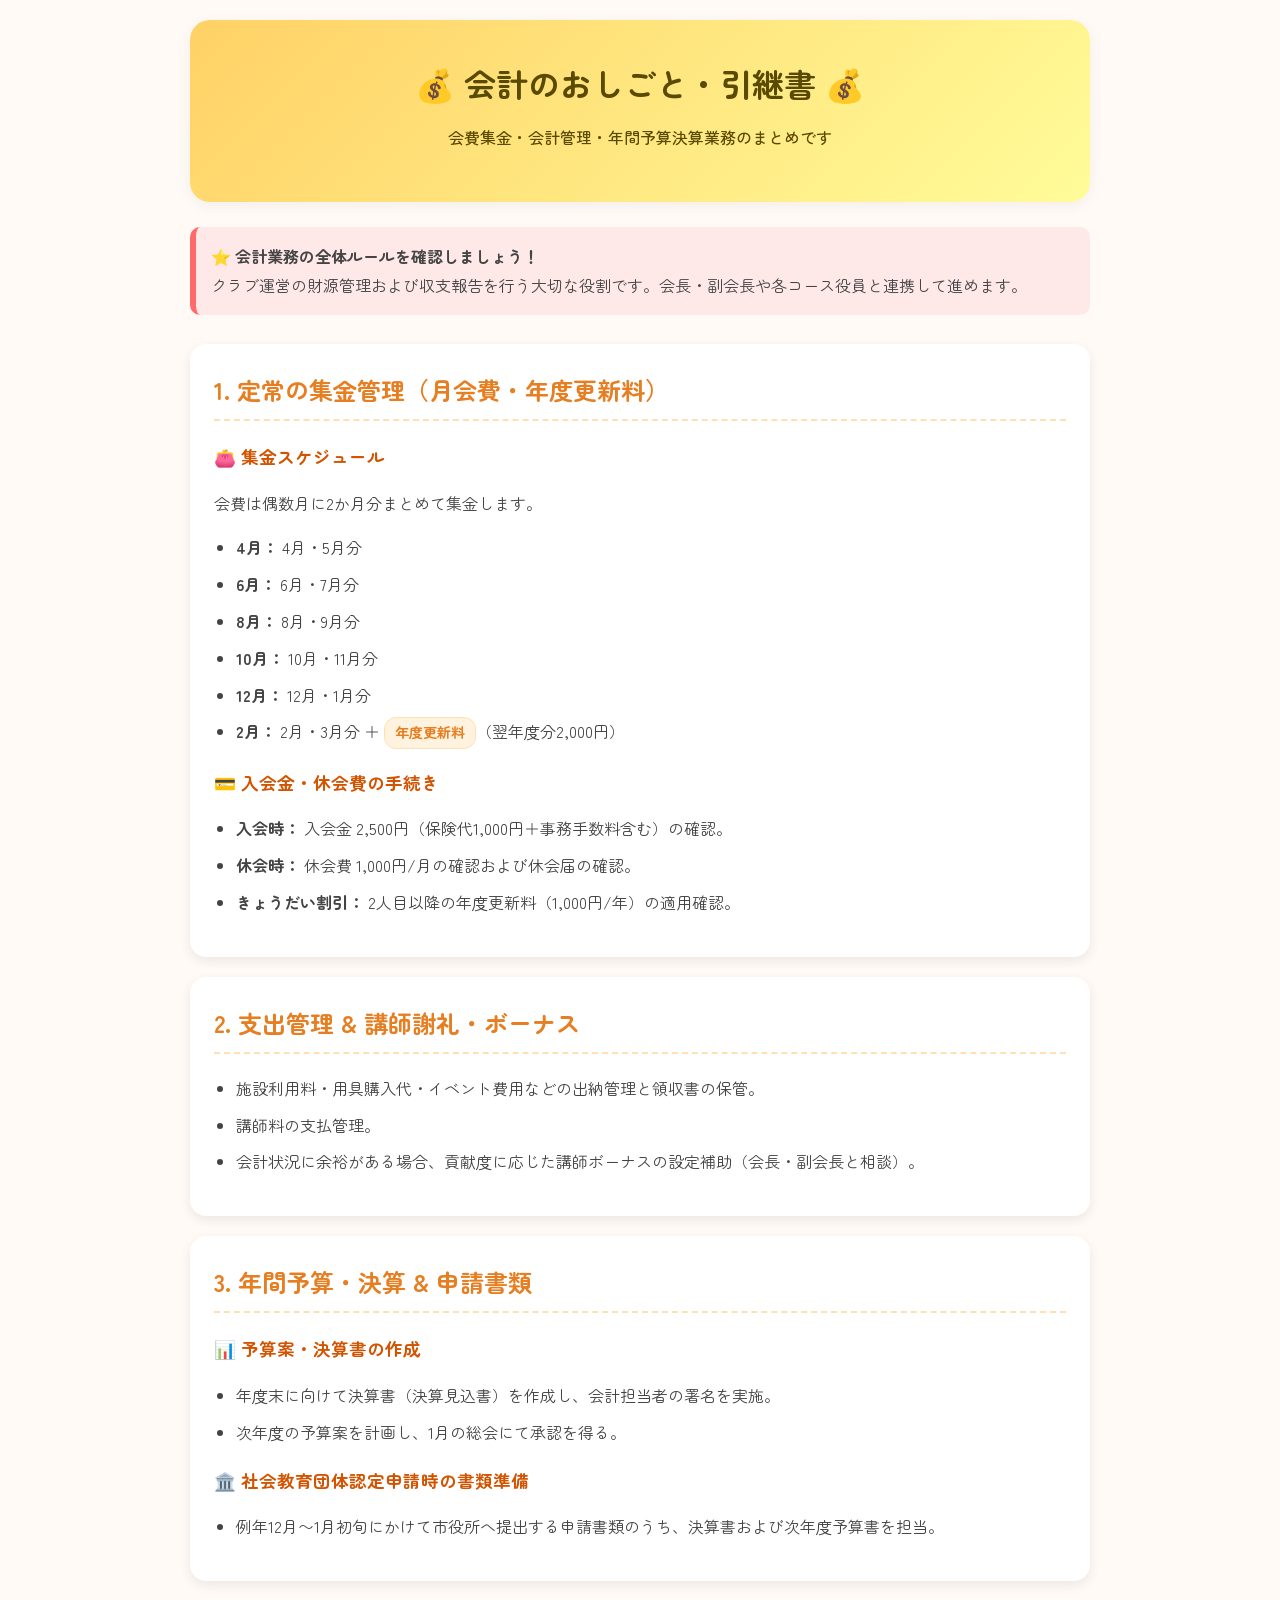
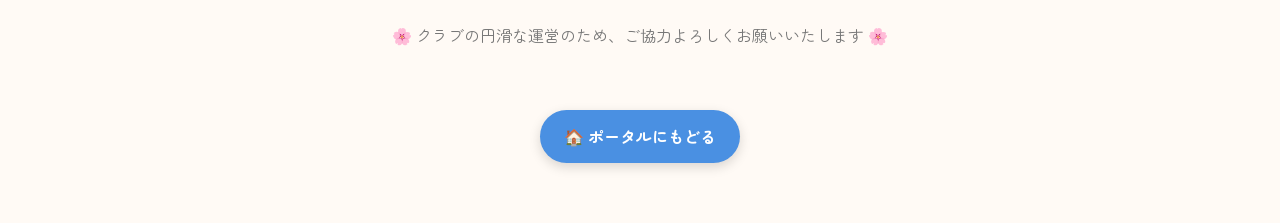
<file: kaikei.html>
<!DOCTYPE html>
<html lang="ja">
<head>
<meta charset="UTF-8">
<meta name="viewport" content="width=device-width, initial-scale=1.0">
<title>💰 会計のおしごと・引継書</title>

<link rel="preconnect" href="https://fonts.googleapis.com">
<link rel="preconnect" href="https://fonts.gstatic.com" crossorigin>
<link href="https://fonts.googleapis.com/css2?family=Zen+Maru+Gothic:wght@400;500;700&display=swap" rel="stylesheet">

<style>

body{
    margin:0;
    padding:0;
    font-family:"Zen Maru Gothic",sans-serif;
    background:#fffaf5;
    color:#444;
    line-height:1.8;
}

.container{
    max-width:900px;
    margin:auto;
    padding:20px;
}

.hero{
    background:linear-gradient(135deg,#ffd166,#fffc99);
    color:#5a4a00;
    text-align:center;
    padding:35px 20px;
    border-radius:20px;
    margin-bottom:25px;
    box-shadow:0 4px 15px rgba(0,0,0,0.05);
}

.hero h1{
    margin:0;
    font-size:2rem;
}

.hero p{
    margin-top:10px;
    font-weight:500;
}

.card{
    background:#fff;
    border-radius:16px;
    padding:24px;
    margin-bottom:20px;
    box-shadow:0 4px 12px rgba(0,0,0,0.08);
}

.card h2{
    margin-top:0;
    color:#e67e22;
    border-bottom:2px dashed #ffe0b2;
    padding-bottom:8px;
}

.card h3{
    color:#d35400;
    font-size:1.1rem;
    margin-top:18px;
    margin-bottom:6px;
}

ul, ol{
    padding-left:22px;
}

li{
    margin-bottom:8px;
}

.note{
    background:#fff8d6;
    border-left:6px solid #ffc107;
    padding:15px;
    border-radius:10px;
    margin-top:12px;
    margin-bottom:12px;
}

.warning{
    background:#ffe8e8;
    border-left:6px solid #ff6b6b;
    padding:15px;
    border-radius:10px;
    margin-top:12px;
}

.badge{
    display:inline-block;
    background:#fff3e0;
    color:#e67e22;
    border:1px solid #ffe0b2;
    padding:2px 10px;
    border-radius:12px;
    font-size:0.88rem;
    font-weight:bold;
}

.footer{
    text-align:center;
    color:#777;
    margin-top:40px;
    padding-bottom:20px;
}

.portal-btn{
    display:inline-block;
    background:#4a90e2;
    color:white;
    text-decoration:none;
    padding:12px 24px;
    border-radius:999px;
    font-weight:700;
    box-shadow:0 4px 12px rgba(0,0,0,0.15);
    transition:all .3s ease;
}

.portal-btn:hover{
    background:#357abd;
    transform:translateY(-2px);
}

</style>
</head>

<body>

<div class="container">

    <div class="hero">
        <h1>💰 会計のおしごと・引継書 💰</h1>
        <p>会費集金・会計管理・年間予算決算業務のまとめです</p>
    </div>

    <div class="warning">
        <strong>⭐ 会計業務の全体ルールを確認しましょう！</strong><br>
        クラブ運営の財源管理および収支報告を行う大切な役割です。会長・副会長や各コース役員と連携して進めます。
    </div>

    <br>

    <div class="card">
        <h2>1. 定常の集金管理（月会費・年度更新料）</h2>
        <h3>👛 集金スケジュール</h3>
        <p>会費は偶数月に2か月分まとめて集金します。</p>
        <ul>
            <li><strong>4月：</strong> 4月・5月分</li>
            <li><strong>6月：</strong> 6月・7月分</li>
            <li><strong>8月：</strong> 8月・9月分</li>
            <li><strong>10月：</strong> 10月・11月分</li>
            <li><strong>12月：</strong> 12月・1月分</li>
            <li><strong>2月：</strong> 2月・3月分 ＋ <span class="badge">年度更新料</span>（翌年度分2,000円）</li>
        </ul>

        <h3>💳 入会金・休会費の手続き</h3>
        <ul>
            <li><strong>入会時：</strong> 入会金 2,500円（保険代1,000円＋事務手数料含む）の確認。</li>
            <li><strong>休会時：</strong> 休会費 1,000円/月の確認および休会届の確認。</li>
            <li><strong>きょうだい割引：</strong> 2人目以降の年度更新料（1,000円/年）の適用確認。</li>
        </ul>
    </div>

    <div class="card">
        <h2>2. 支出管理 &amp; 講師謝礼・ボーナス</h2>
        <ul>
            <li>施設利用料・用具購入代・イベント費用などの出納管理と領収書の保管。</li>
            <li>講師料の支払管理。</li>
            <li>会計状況に余裕がある場合、貢献度に応じた講師ボーナスの設定補助（会長・副会長と相談）。</li>
        </ul>
    </div>

    <div class="card">
        <h2>3. 年間予算・決算 &amp; 申請書類</h2>
        <h3>📊 予算案・決算書の作成</h3>
        <ul>
            <li>年度末に向けて決算書（決算見込書）を作成し、会計担当者の署名を実施。</li>
            <li>次年度の予算案を計画し、1月の総会にて承認を得る。</li>
        </ul>

        <h3>🏛️ 社会教育団体認定申請時の書類準備</h3>
        <ul>
            <li>例年12月〜1月初旬にかけて市役所へ提出する申請書類のうち、決算書および次年度予算書を担当。</li>
        </ul>
    </div>

    <div class="footer">
        🌸 クラブの円滑な運営のため、ご協力よろしくお願いいたします 🌸
    </div>

    <div style="text-align:center; margin:40px 0;">
        <a href="index.html" class="portal-btn">
            🏠 ポータルにもどる
        </a>
    </div>

</div>

</body>
</html>
</file>
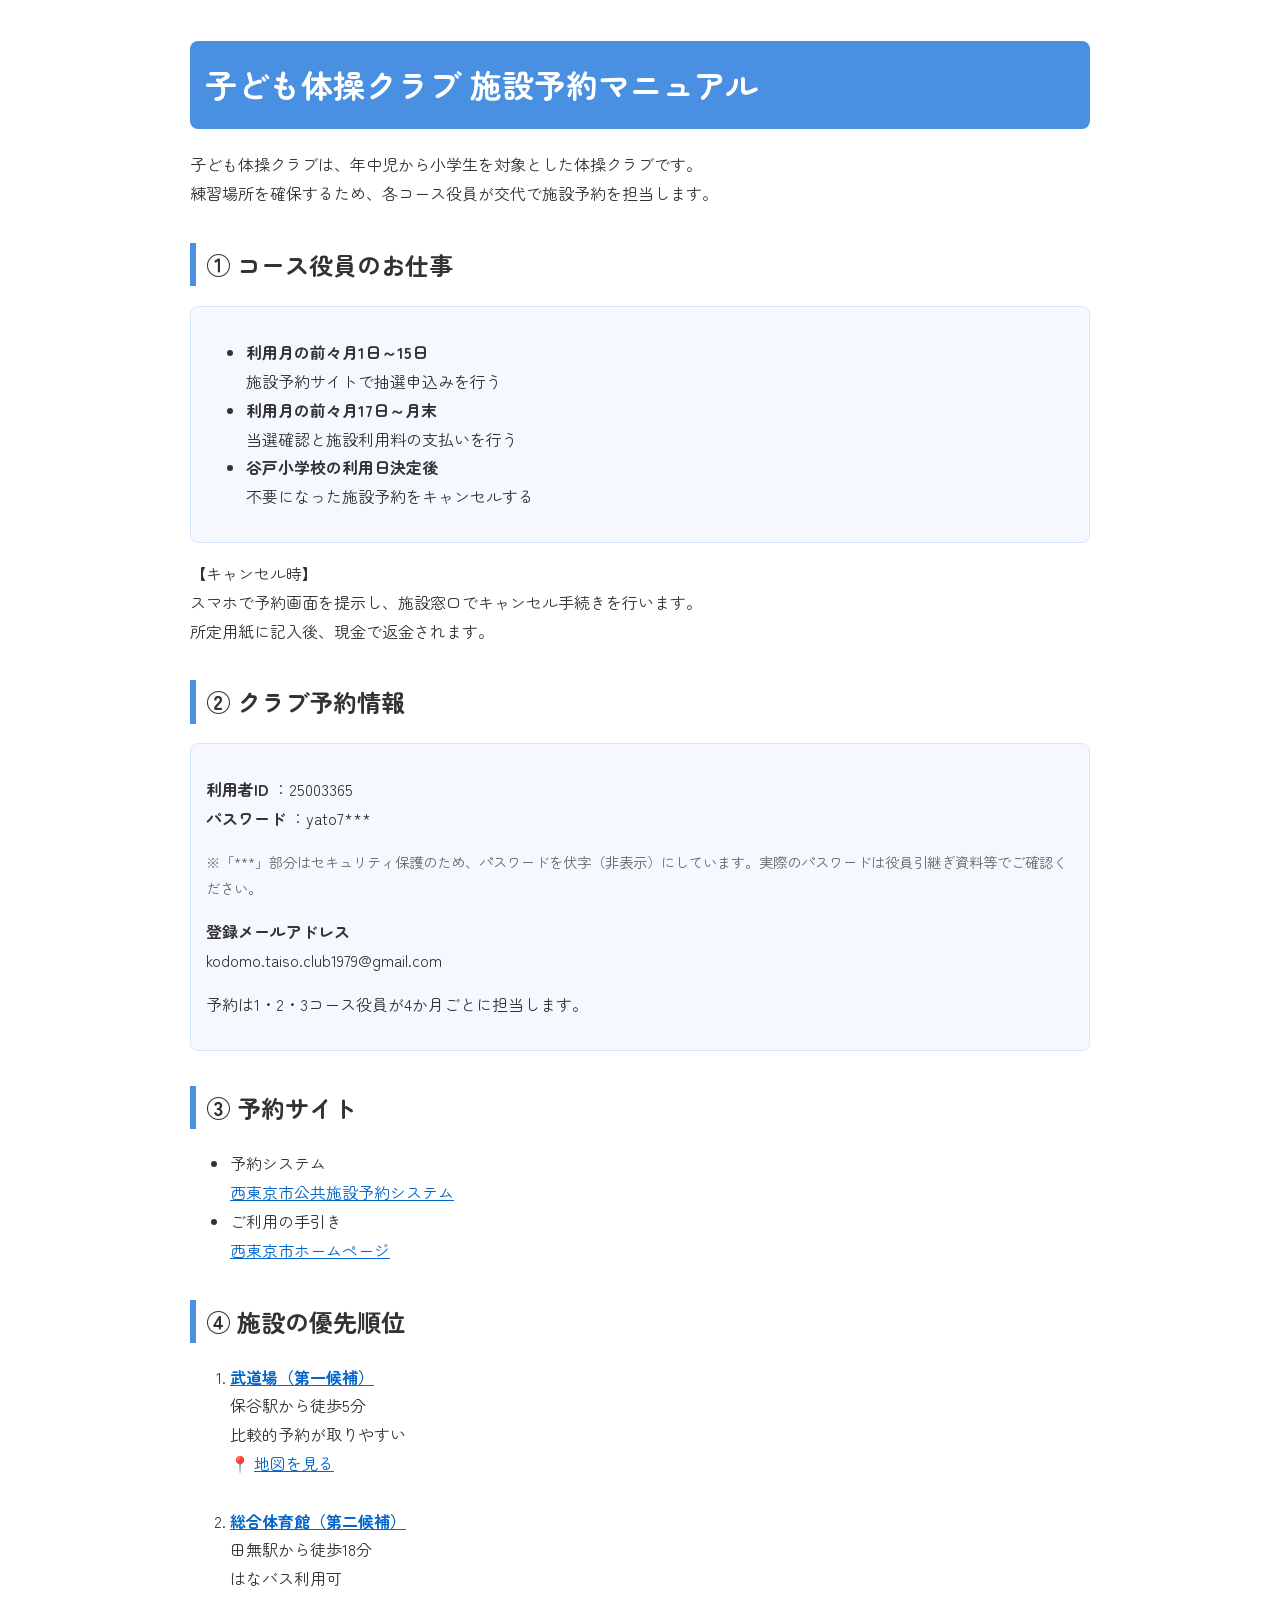
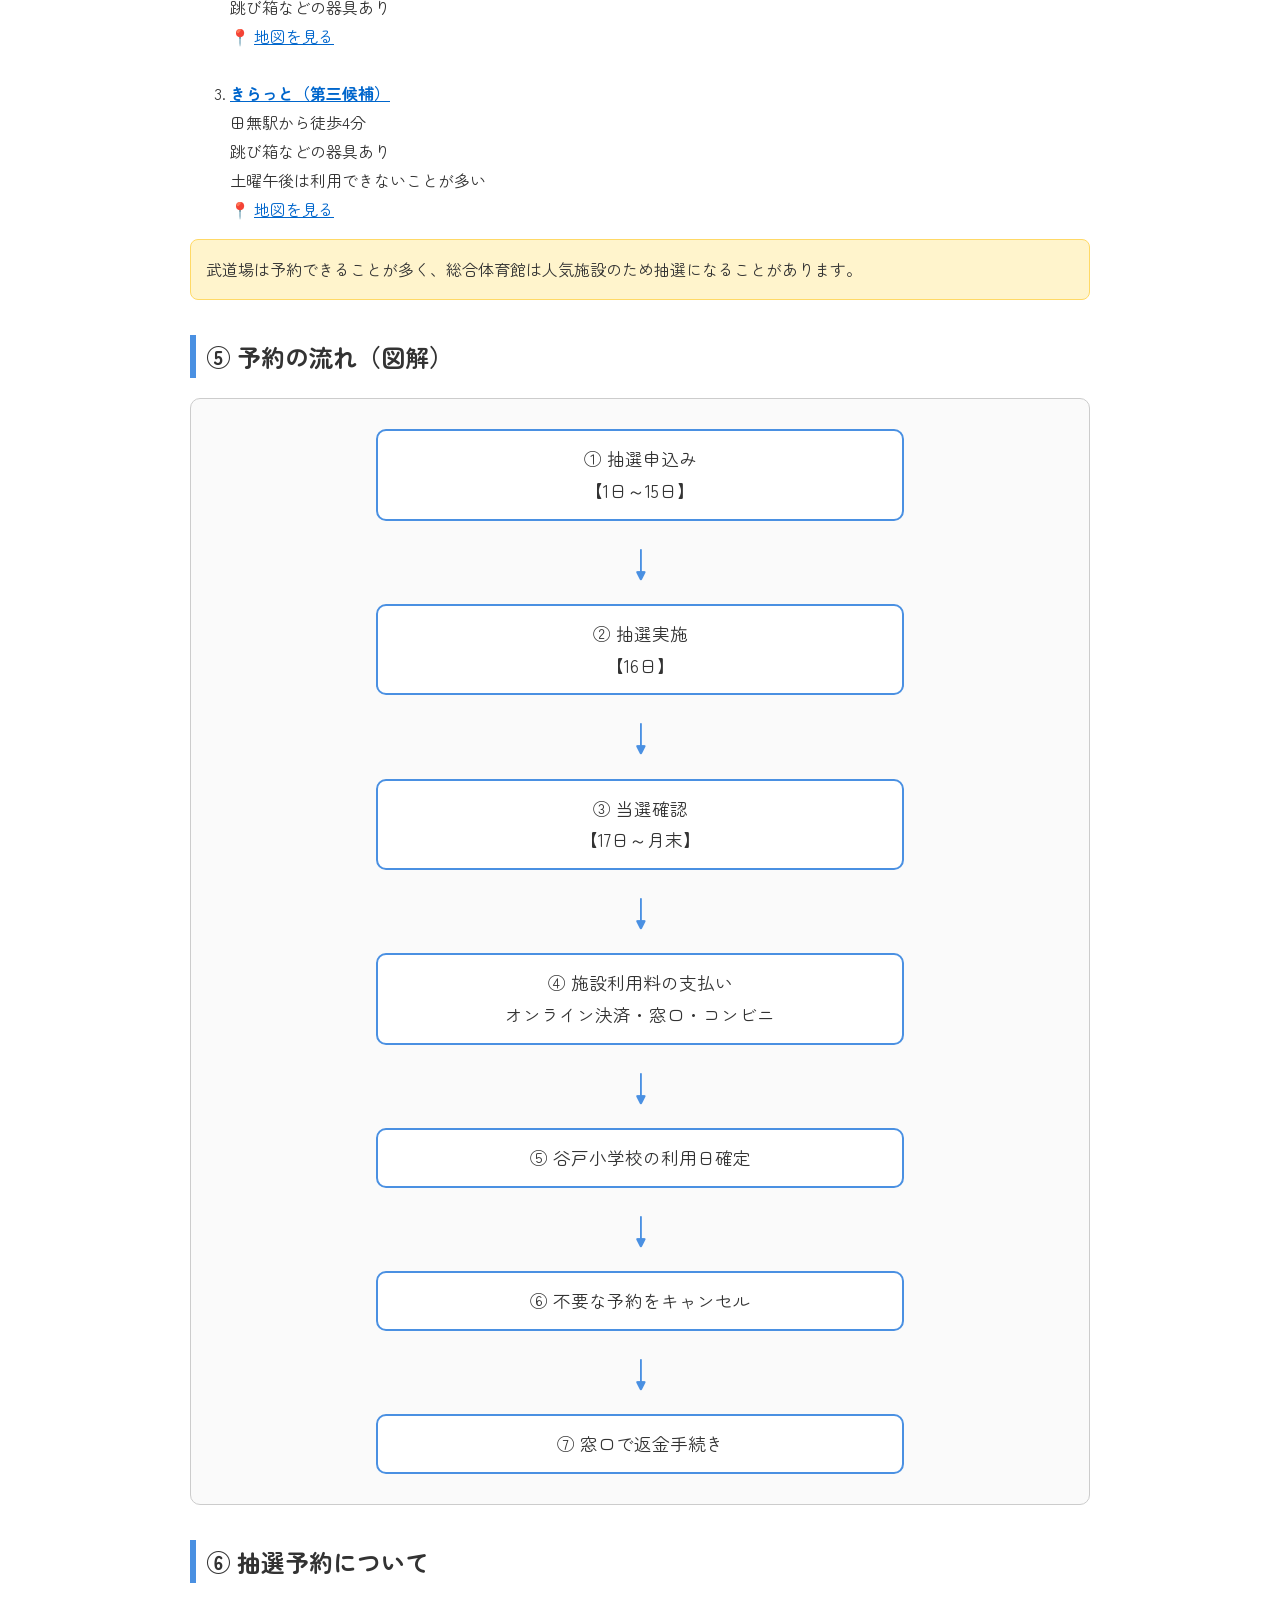
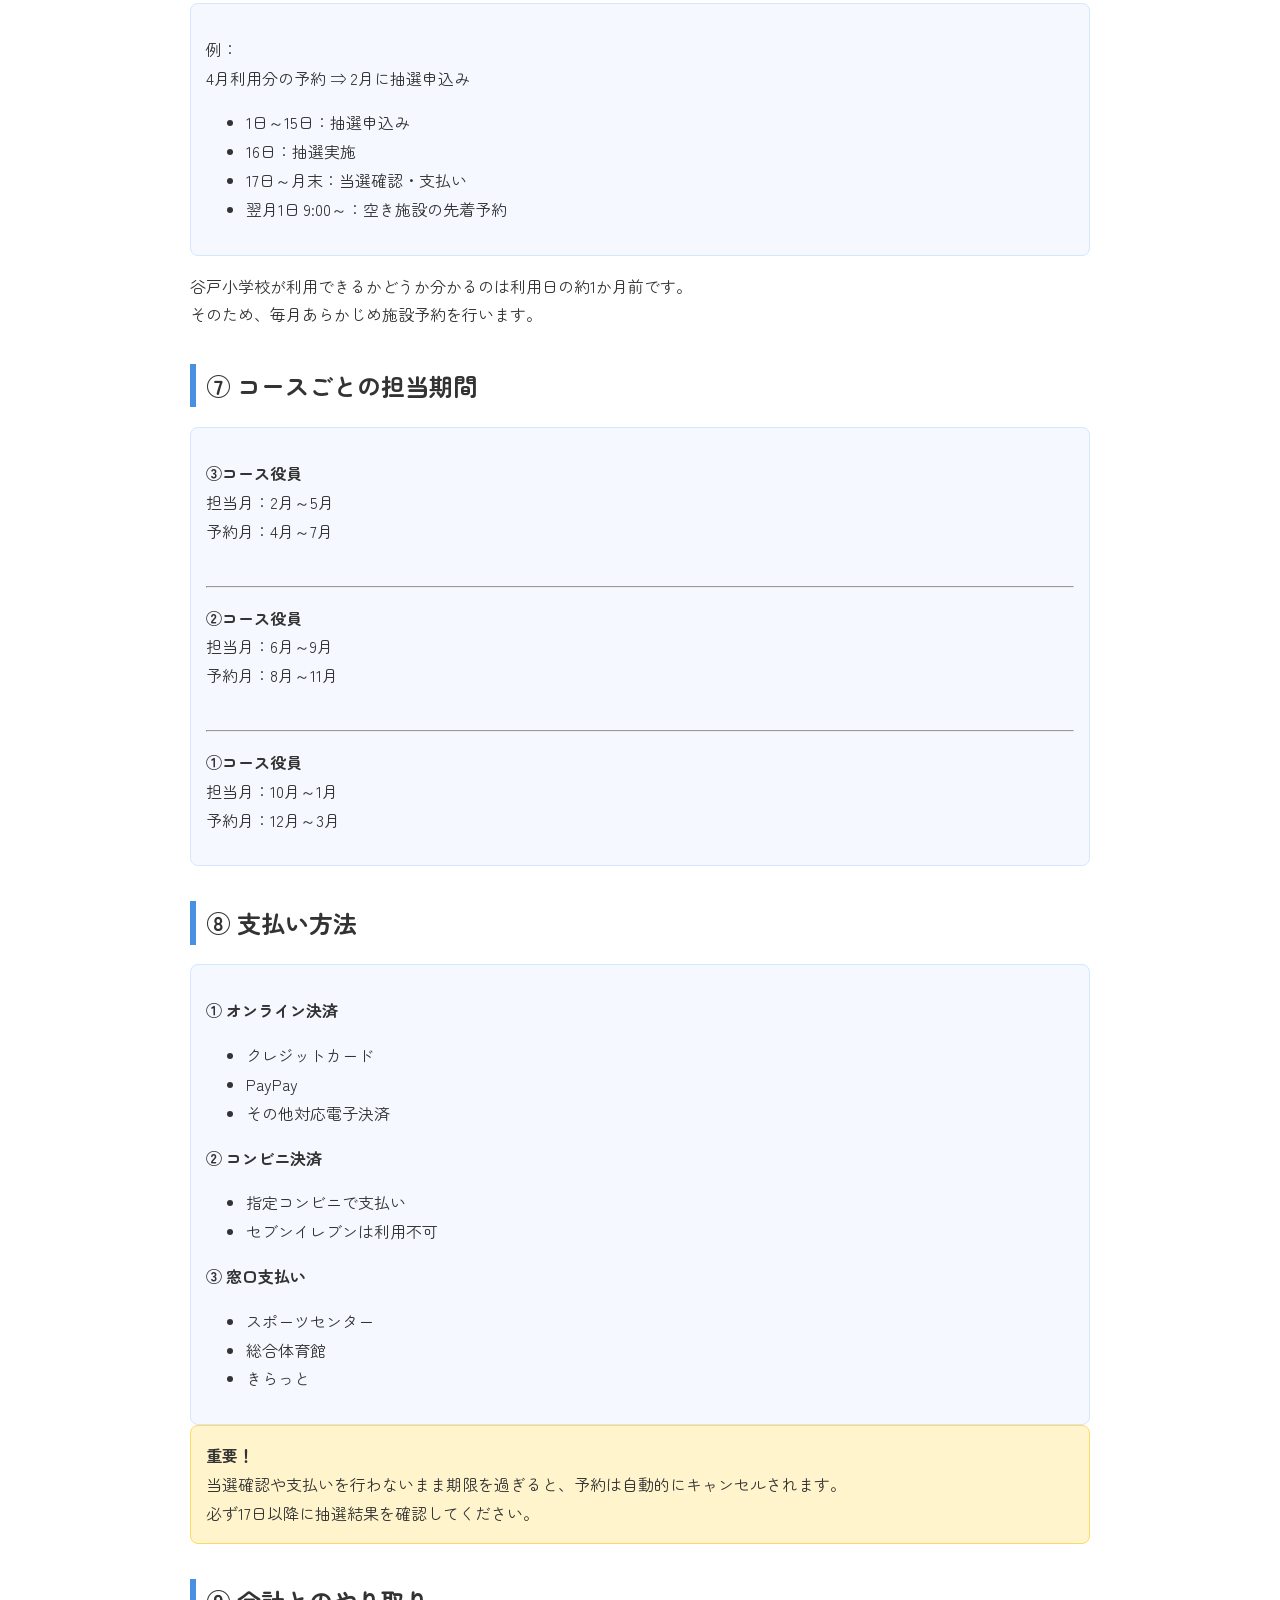
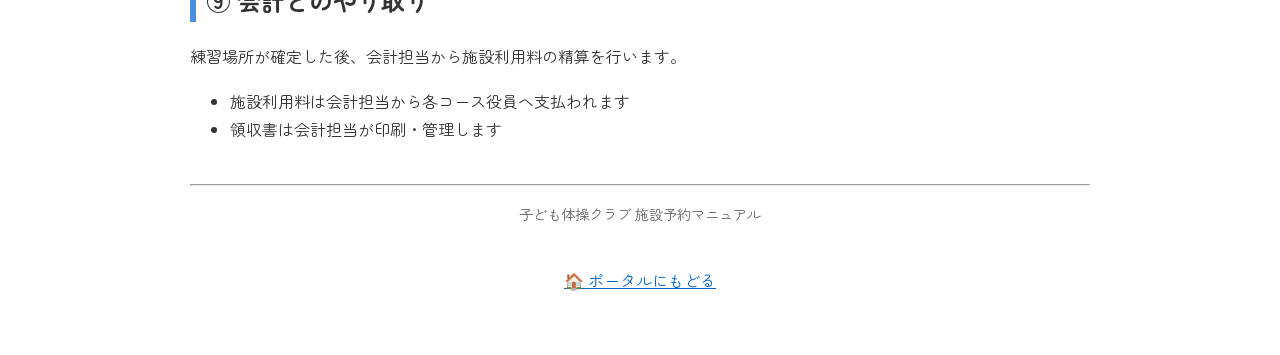
<file: reservation.html>
<!DOCTYPE html>
<html lang="ja">
<head>
<meta charset="utf-8">
<meta name="viewport" content="width=device-width, initial-scale=1">
<title>子ども体操クラブ 施設予約マニュアル</title>
<link rel="preconnect" href="https://fonts.googleapis.com">
<link rel="preconnect" href="https://fonts.gstatic.com" crossorigin>
<link href="https://fonts.googleapis.com/css2?family=Zen+Maru+Gothic:wght@400;500;700&display=swap" rel="stylesheet">

<style>
body{
    font-family:"Zen Maru Gothic",sans-serif;
    line-height: 1.8;
    color:#333;
    max-width:900px;
    margin:auto;
    padding:20px;
}
h1,h2,h3{
    font-family: "Zen Maru Gothic", sans-serif;
    font-weight:700;
}
h1{
    background:#4a90e2;
    color:white;
    padding:15px;
    border-radius:8px;
}

h2{
    border-left:6px solid #4a90e2;
    padding-left:10px;
    margin-top:35px;
}

.box{
    background:#f5f9ff;
    border:1px solid #d5e6ff;
    border-radius:8px;
    padding:15px;
}

.important{
    background:#fff4cc;
    border:1px solid #ffd966;
    border-radius:8px;
    padding:15px;
}

.flow{
    background:#fafafa;
    border:1px solid #ccc;
    border-radius:10px;
    padding:20px;
    text-align:center;
    font-size:1.1em;
}

.flow-step{
    background:white;
    border:2px solid #4a90e2;
    border-radius:10px;
    padding:12px;
    margin:10px auto;
    max-width:500px;
}

.arrow{
    font-size:2em;
    color:#4a90e2;
}

a{
    color:#0066cc;
}

hr{
    margin-top:40px;
}

.small{
    color:#666;
    font-size:0.9em;
}
</style>

</head>
<body>

<h1>子ども体操クラブ 施設予約マニュアル</h1>

<p>
子ども体操クラブは、年中児から小学生を対象とした体操クラブです。<br>
練習場所を確保するため、各コース役員が交代で施設予約を担当します。
</p>

<h2>① コース役員のお仕事</h2>

<div class="box">
<ul>
<li><strong>利用月の前々月1日～15日</strong><br>
施設予約サイトで抽選申込みを行う</li>

<li><strong>利用月の前々月17日～月末</strong><br>
当選確認と施設利用料の支払いを行う</li>

<li><strong>谷戸小学校の利用日決定後</strong><br>
不要になった施設予約をキャンセルする</li>
</ul>
</div>

<p>
【キャンセル時】<br>
スマホで予約画面を提示し、施設窓口でキャンセル手続きを行います。<br>
所定用紙に記入後、現金で返金されます。
</p>

<h2>② クラブ予約情報</h2>

<div class="box">
<p>
<strong>利用者ID</strong> ：25003365<br>
<strong>パスワード</strong> ：yato7***
</p>
<p class="small">
※「***」部分はセキュリティ保護のため、パスワードを伏字（非表示）にしています。実際のパスワードは役員引継ぎ資料等でご確認ください。
</p>

<p>
<strong>登録メールアドレス</strong><br>
kodomo.taiso.club1979@gmail.com
</p>

<p>
予約は1・2・3コース役員が4か月ごとに担当します。
</p>
</div>

<h2>③ 予約サイト</h2>

<ul>
<li>
予約システム<br>
<a href="https://k5.p-kashikan.jp/nishitokyo-city/" target="_blank">
西東京市公共施設予約システム
</a>
</li>

<li>
ご利用の手引き<br>
<a href="https://www.city.nishitokyo.lg.jp/sisetu/kokyosisetu/renewal.html" target="_blank">
西東京市ホームページ
</a>
</li>
</ul>

<h2>④ 施設の優先順位</h2>

<ol>
    <li>
        <strong>
            <a href="https://www.city.nishitokyo.lg.jp/sisetu/sports/budozyo.html" target="_blank">
                武道場（第一候補）
            </a>
        </strong><br>

        保谷駅から徒歩5分<br>
        比較的予約が取りやすい<br>

        📍 <a href="https://maps.google.com/?q=西東京市武道場" target="_blank">
            地図を見る
        </a>
    </li>

    <br>

    <li>
        <strong>
            <a href="https://www.shisetsu-tds.jp/tokyo-nishitokyo-sogotaiikukan/" target="_blank">
                総合体育館（第二候補）
            </a>
        </strong><br>

        田無駅から徒歩18分<br>
        はなバス利用可<br>
        跳び箱などの器具あり<br>

        📍 <a href="https://www.google.com/maps/place/%E8%A5%BF%E6%9D%B1%E4%BA%AC%E5%B8%82%E7%B7%8F%E5%90%88%E4%BD%93%E8%82%B2%E9%A4%A8/@35.720033,139.529963,14z/data=!4m5!3m4!1s0x0:0xd8b02a3d9156c8c3!8m2!3d35.720033!4d139.529963?ll=35.720033,139.529963&z=14&t=m&hl=ja&gl=JP&mapclient=embed&cid=15614026352013265091&shorturl=1" target="_blank">
            地図を見る
        </a>
    </li>

    <br>

    <li>
        <strong>
            <a href="https://www.city.nishitokyo.lg.jp/sisetu/sports/taiikukan.html" target="_blank">
                きらっと（第三候補）
            </a>
        </strong><br>

        田無駅から徒歩4分<br>
        跳び箱などの器具あり<br>
        土曜午後は利用できないことが多い<br>

        📍 <a href="https://maps.google.com/?q=西東京市きらっと" target="_blank">    
            地図を見る
        </a>
    </li>
</ol>

<div class="important">
武道場は予約できることが多く、総合体育館は人気施設のため抽選になることがあります。
</div>

<h2>⑤ 予約の流れ（図解）</h2>

<div class="flow">

<div class="flow-step">
① 抽選申込み<br>
【1日～15日】
</div>

<div class="arrow">↓</div>

<div class="flow-step">
② 抽選実施<br>
【16日】
</div>

<div class="arrow">↓</div>

<div class="flow-step">
③ 当選確認<br>
【17日～月末】
</div>

<div class="arrow">↓</div>

<div class="flow-step">
④ 施設利用料の支払い<br>
オンライン決済・窓口・コンビニ
</div>

<div class="arrow">↓</div>

<div class="flow-step">
⑤ 谷戸小学校の利用日確定
</div>

<div class="arrow">↓</div>

<div class="flow-step">
⑥ 不要な予約をキャンセル
</div>

<div class="arrow">↓</div>

<div class="flow-step">
⑦ 窓口で返金手続き
</div>

</div>

<h2>⑥ 抽選予約について</h2>

<div class="box">

<p>
例：<br>
4月利用分の予約 ⇒ 2月に抽選申込み
</p>

<ul>
<li>1日～15日：抽選申込み</li>
<li>16日：抽選実施</li>
<li>17日～月末：当選確認・支払い</li>
<li>翌月1日 9:00～：空き施設の先着予約</li>
</ul>

</div>

<p>
谷戸小学校が利用できるかどうか分かるのは利用日の約1か月前です。<br>
そのため、毎月あらかじめ施設予約を行います。
</p>

<h2>⑦ コースごとの担当期間</h2>

<div class="box">

<p>
<strong>③コース役員</strong><br>
担当月：2月～5月<br>
予約月：4月～7月
</p>

<hr>

<p>
<strong>②コース役員</strong><br>
担当月：6月～9月<br>
予約月：8月～11月
</p>

<hr>

<p>
<strong>①コース役員</strong><br>
担当月：10月～1月<br>
予約月：12月～3月
</p>

</div>

<h2>⑧ 支払い方法</h2>

<div class="box">

<p><strong>① オンライン決済</strong></p>
<ul>
<li>クレジットカード</li>
<li>PayPay</li>
<li>その他対応電子決済</li>
</ul>

<p><strong>② コンビニ決済</strong></p>
<ul>
<li>指定コンビニで支払い</li>
<li>セブンイレブンは利用不可</li>
</ul>

<p><strong>③ 窓口支払い</strong></p>
<ul>
<li>スポーツセンター</li>
<li>総合体育館</li>
<li>きらっと</li>
</ul>

</div>

<div class="important">
<strong>重要！</strong><br>
当選確認や支払いを行わないまま期限を過ぎると、予約は自動的にキャンセルされます。<br>
必ず17日以降に抽選結果を確認してください。
</div>

<h2>⑨ 会計とのやり取り</h2>

<p>
練習場所が確定した後、会計担当から施設利用料の精算を行います。
</p>

<ul>
<li>施設利用料は会計担当から各コース役員へ支払われます</li>
<li>領収書は会計担当が印刷・管理します</li>
</ul>

<hr>

<p class="small" style="text-align:center;">
子ども体操クラブ 施設予約マニュアル
</p>
<div style="text-align:center; margin:40px 0;">
    <a href="index.html" class="portal-btn">
        🏠 ポータルにもどる
    </a>
</div>
</body>
</html>
</file>
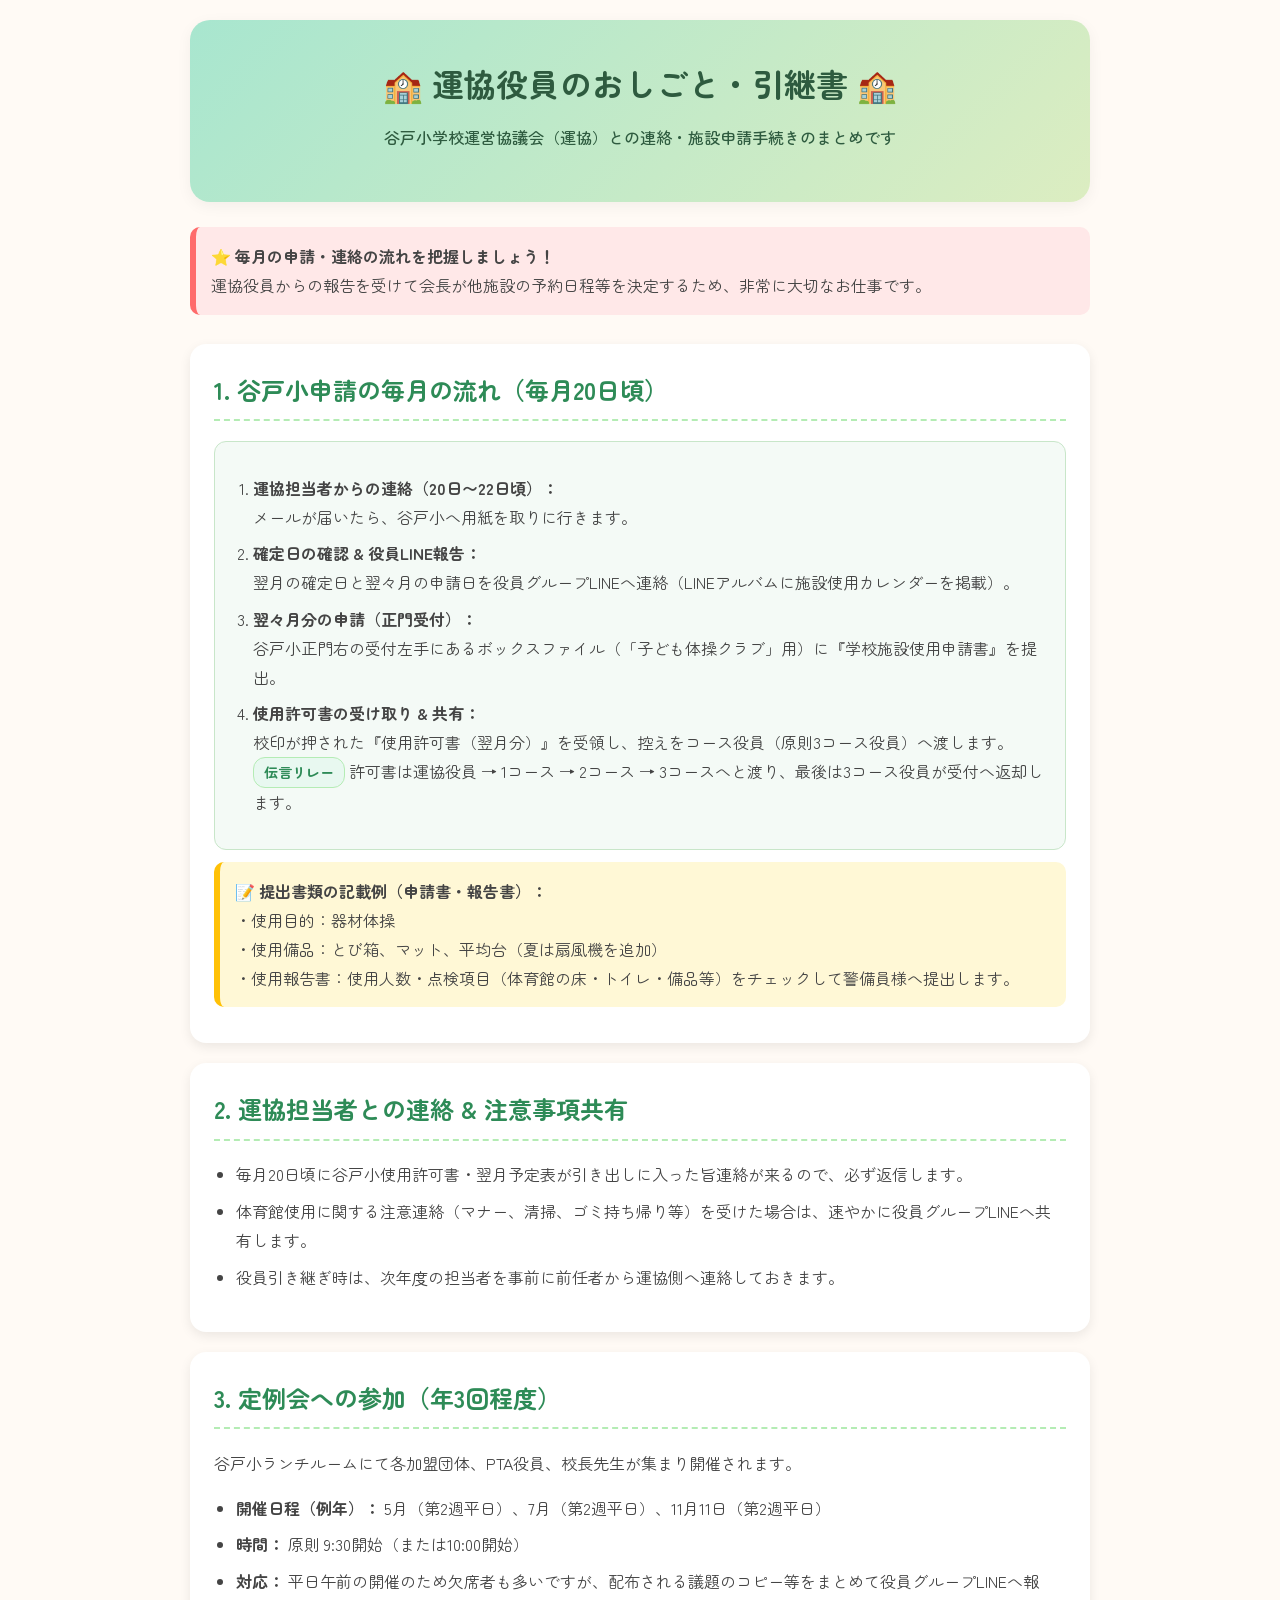
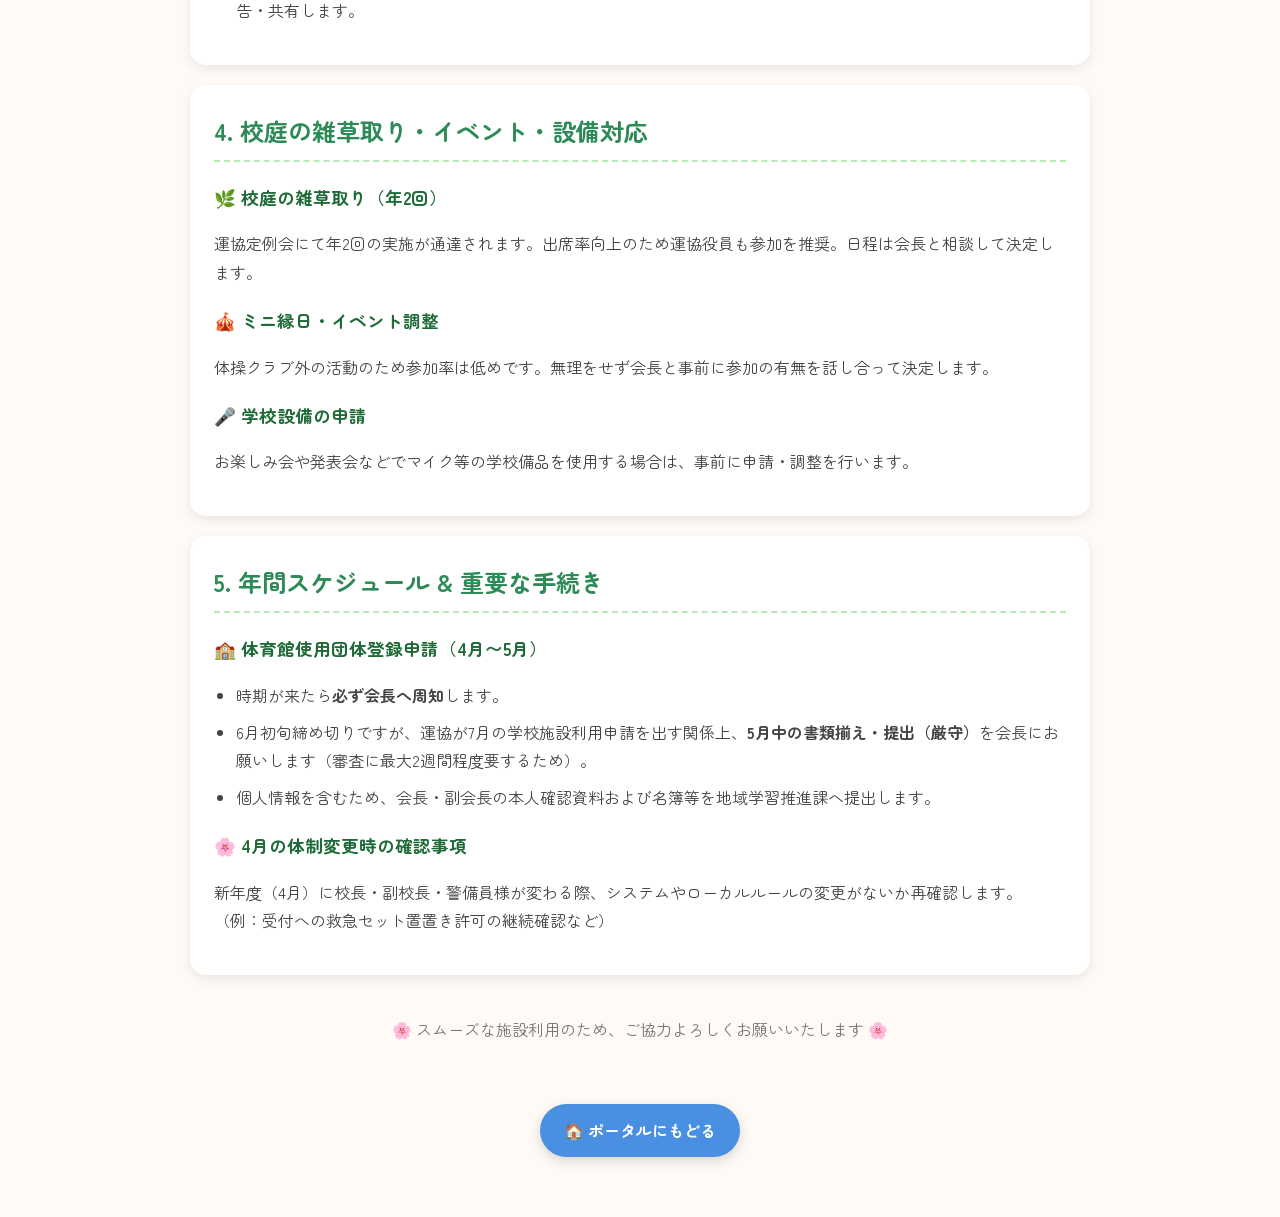
<file: unkyo.html>
<!DOCTYPE html>
<html lang="ja">
<head>
<meta charset="UTF-8">
<meta name="viewport" content="width=device-width, initial-scale=1.0">
<title>🏫 運協役員のおしごと・引継書</title>

<link rel="preconnect" href="https://fonts.googleapis.com">
<link rel="preconnect" href="https://fonts.gstatic.com" crossorigin>
<link href="https://fonts.googleapis.com/css2?family=Zen+Maru+Gothic:wght@400;500;700&display=swap" rel="stylesheet">

<style>

body{
    margin:0;
    padding:0;
    font-family:"Zen Maru Gothic",sans-serif;
    background:#fffaf5;
    color:#444;
    line-height:1.8;
}

.container{
    max-width:900px;
    margin:auto;
    padding:20px;
}

.hero{
    background:linear-gradient(135deg,#a8e6cf,#dcedc1);
    color:#2e5b3f;
    text-align:center;
    padding:35px 20px;
    border-radius:20px;
    margin-bottom:25px;
    box-shadow:0 4px 15px rgba(0,0,0,0.05);
}

.hero h1{
    margin:0;
    font-size:2rem;
}

.hero p{
    margin-top:10px;
    font-weight:500;
}

.card{
    background:#fff;
    border-radius:16px;
    padding:24px;
    margin-bottom:20px;
    box-shadow:0 4px 12px rgba(0,0,0,0.08);
}

.card h2{
    margin-top:0;
    color:#2e8b57;
    border-bottom:2px dashed #b4ecb4;
    padding-bottom:8px;
}

.card h3{
    color:#1e6b37;
    font-size:1.1rem;
    margin-top:18px;
    margin-bottom:6px;
}

ul, ol{
    padding-left:22px;
}

li{
    margin-bottom:8px;
}

.note{
    background:#fff8d6;
    border-left:6px solid #ffc107;
    padding:15px;
    border-radius:10px;
    margin-top:12px;
    margin-bottom:12px;
}

.warning{
    background:#ffe8e8;
    border-left:6px solid #ff6b6b;
    padding:15px;
    border-radius:10px;
    margin-top:12px;
}

.badge{
    display:inline-block;
    background:#e8f8f0;
    color:#2e8b57;
    border:1px solid #b4ecb4;
    padding:2px 10px;
    border-radius:12px;
    font-size:0.88rem;
    font-weight:bold;
}

.step-box{
    background:#f4faf6;
    border:1px solid #c8e6c9;
    border-radius:12px;
    padding:16px;
    margin-top:12px;
}

.footer{
    text-align:center;
    color:#777;
    margin-top:40px;
    padding-bottom:20px;
}

.portal-btn{
    display:inline-block;
    background:#4a90e2;
    color:white;
    text-decoration:none;
    padding:12px 24px;
    border-radius:999px;
    font-weight:700;
    box-shadow:0 4px 12px rgba(0,0,0,0.15);
    transition:all .3s ease;
}

.portal-btn:hover{
    background:#357abd;
    transform:translateY(-2px);
}

</style>
</head>

<body>

<div class="container">

    <div class="hero">
        <h1>🏫 運協役員のおしごと・引継書 🏫</h1>
        <p>谷戸小学校運営協議会（運協）との連絡・施設申請手続きのまとめです</p>
    </div>

    <div class="warning">
        <strong>⭐ 毎月の申請・連絡の流れを把握しましょう！</strong><br>
        運協役員からの報告を受けて会長が他施設の予約日程等を決定するため、非常に大切なお仕事です。
    </div>

    <br>

    <div class="card">
        <h2>1. 谷戸小申請の毎月の流れ（毎月20日頃）</h2>
        
        <div class="step-box">
            <ol>
                <li><strong>運協担当者からの連絡（20日〜22日頃）：</strong><br>
                    メールが届いたら、谷戸小へ用紙を取りに行きます。
                </li>
                <li><strong>確定日の確認 &amp; 役員LINE報告：</strong><br>
                    翌月の確定日と翌々月の申請日を役員グループLINEへ連絡（LINEアルバムに施設使用カレンダーを掲載）。
                </li>
                <li><strong>翌々月分の申請（正門受付）：</strong><br>
                    谷戸小正門右の受付左手にあるボックスファイル（「子ども体操クラブ」用）に『学校施設使用申請書』を提出。
                </li>
                <li><strong>使用許可書の受け取り &amp; 共有：</strong><br>
                    校印が押された『使用許可書（翌月分）』を受領し、控えをコース役員（原則3コース役員）へ渡します。<br>
                    <span class="badge">伝言リレー</span> 許可書は運協役員 → 1コース → 2コース → 3コースへと渡り、最後は3コース役員が受付へ返却します。
                </li>
            </ol>
        </div>

        <div class="note">
            📝 <strong>提出書類の記載例（申請書・報告書）：</strong><br>
            ・使用目的：器材体操<br>
            ・使用備品：とび箱、マット、平均台（夏は扇風機を追加）<br>
            ・使用報告書：使用人数・点検項目（体育館の床・トイレ・備品等）をチェックして警備員様へ提出します。
        </div>
    </div>

    <div class="card">
        <h2>2. 運協担当者との連絡 &amp; 注意事項共有</h2>
        <ul>
            <li>毎月20日頃に谷戸小使用許可書・翌月予定表が引き出しに入った旨連絡が来るので、必ず返信します。</li>
            <li>体育館使用に関する注意連絡（マナー、清掃、ゴミ持ち帰り等）を受けた場合は、速やかに役員グループLINEへ共有します。</li>
            <li>役員引き継ぎ時は、次年度の担当者を事前に前任者から運協側へ連絡しておきます。</li>
        </ul>
    </div>

    <div class="card">
        <h2>3. 定例会への参加（年3回程度）</h2>
        <p>谷戸小ランチルームにて各加盟団体、PTA役員、校長先生が集まり開催されます。</p>
        <ul>
            <li><strong>開催日程（例年）：</strong> 5月（第2週平日）、7月（第2週平日）、11月11日（第2週平日）</li>
            <li><strong>時間：</strong> 原則 9:30開始（または10:00開始）</li>
            <li><strong>対応：</strong> 平日午前の開催のため欠席者も多いですが、配布される議題のコピー等をまとめて役員グループLINEへ報告・共有します。</li>
        </ul>
    </div>

    <div class="card">
        <h2>4. 校庭の雑草取り・イベント・設備対応</h2>
        
        <h3>🌿 校庭の雑草取り（年2回）</h3>
        <p>運協定例会にて年2回の実施が通達されます。出席率向上のため運協役員も参加を推奨。日程は会長と相談して決定します。</p>

        <h3>🎪 ミニ縁日・イベント調整</h3>
        <p>体操クラブ外の活動のため参加率は低めです。無理をせず会長と事前に参加の有無を話し合って決定します。</p>

        <h3>🎤 学校設備の申請</h3>
        <p>お楽しみ会や発表会などでマイク等の学校備品を使用する場合は、事前に申請・調整を行います。</p>
    </div>

    <div class="card">
        <h2>5. 年間スケジュール &amp; 重要な手続き</h2>
        
        <h3>🏫 体育館使用団体登録申請（4月〜5月）</h3>
        <ul>
            <li>時期が来たら<strong>必ず会長へ周知</strong>します。</li>
            <li>6月初旬締め切りですが、運協が7月の学校施設利用申請を出す関係上、<strong>5月中の書類揃え・提出（厳守）</strong>を会長にお願いします（審査に最大2週間程度要するため）。</li>
            <li>個人情報を含むため、会長・副会長の本人確認資料および名簿等を地域学習推進課へ提出します。</li>
        </ul>

        <h3>🌸 4月の体制変更時の確認事項</h3>
        <p>新年度（4月）に校長・副校長・警備員様が変わる際、システムやローカルルールの変更がないか再確認します。（例：受付への救急セット置置き許可の継続確認など）</p>
    </div>

    <div class="footer">
        🌸 スムーズな施設利用のため、ご協力よろしくお願いいたします 🌸
    </div>

    <div style="text-align:center; margin:40px 0;">
        <a href="index.html" class="portal-btn">
            🏠 ポータルにもどる
        </a>
    </div>

</div>

</body>
</html>
</file>
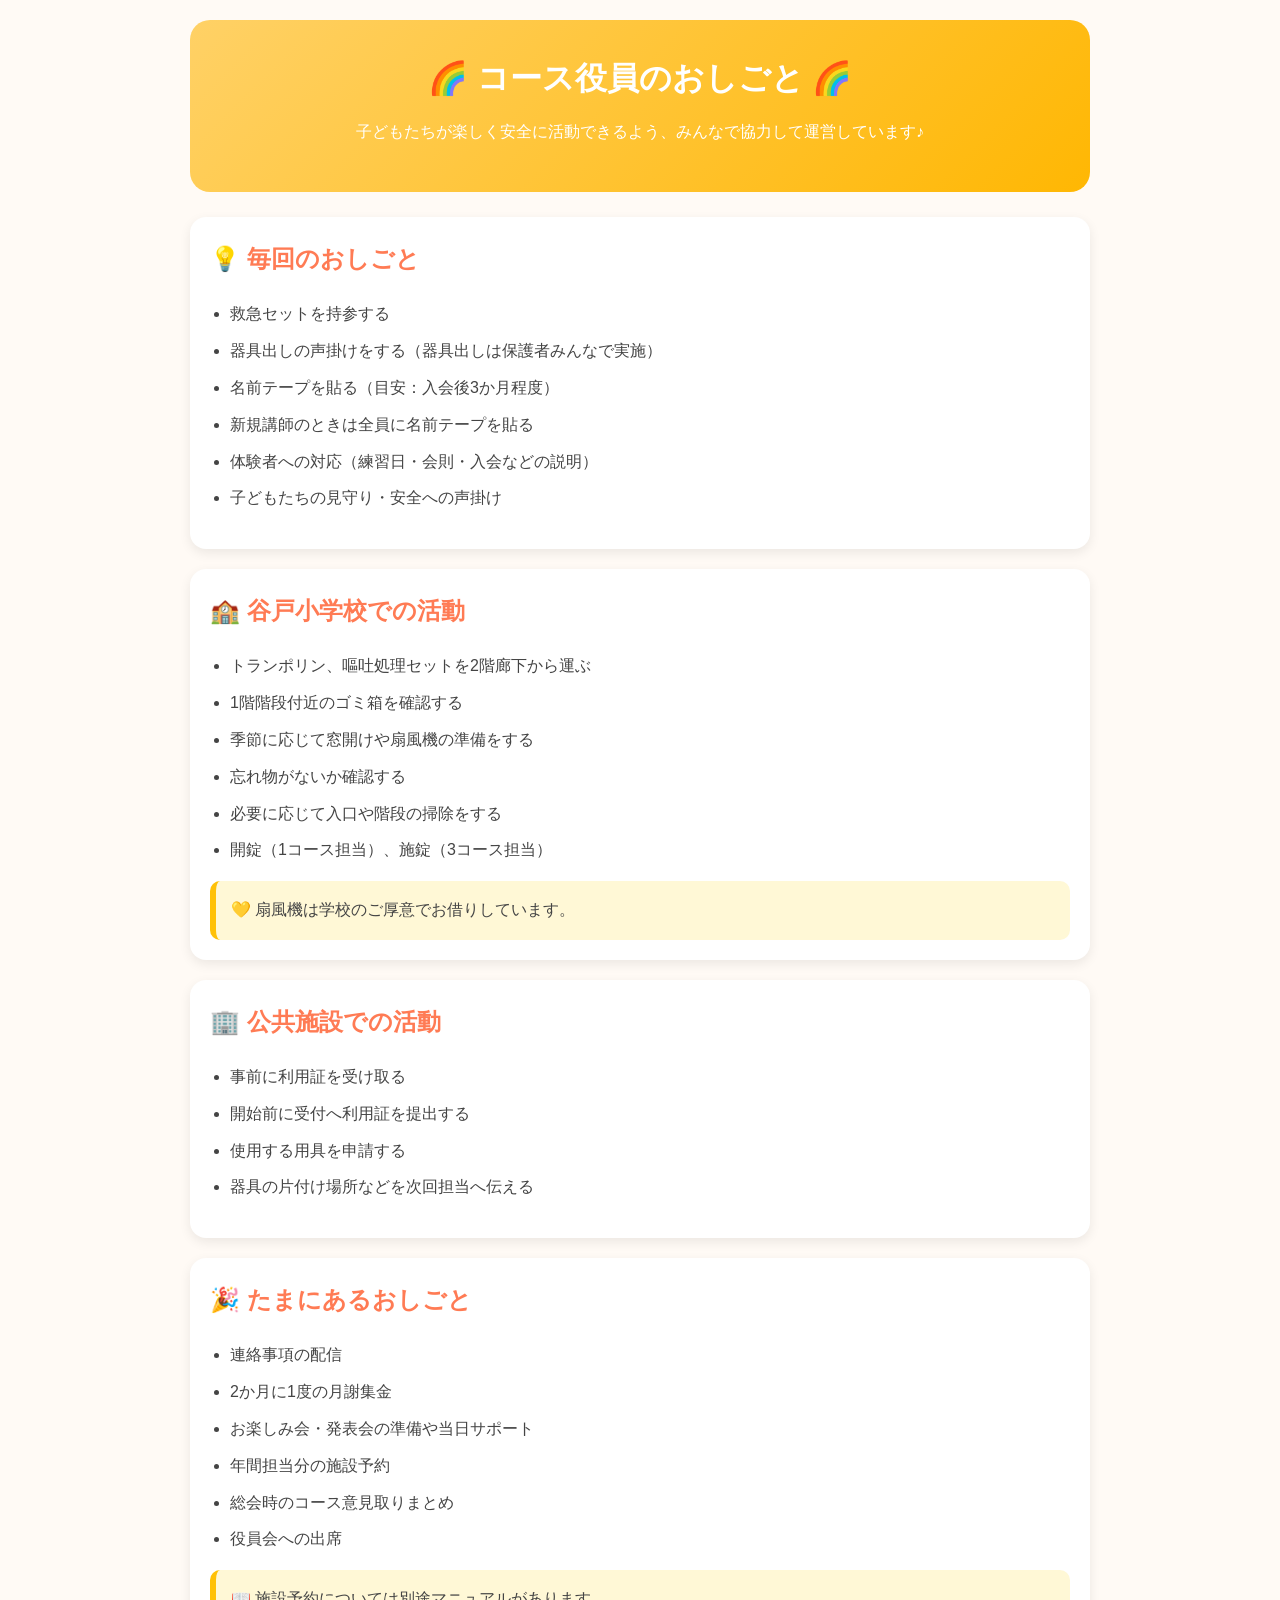
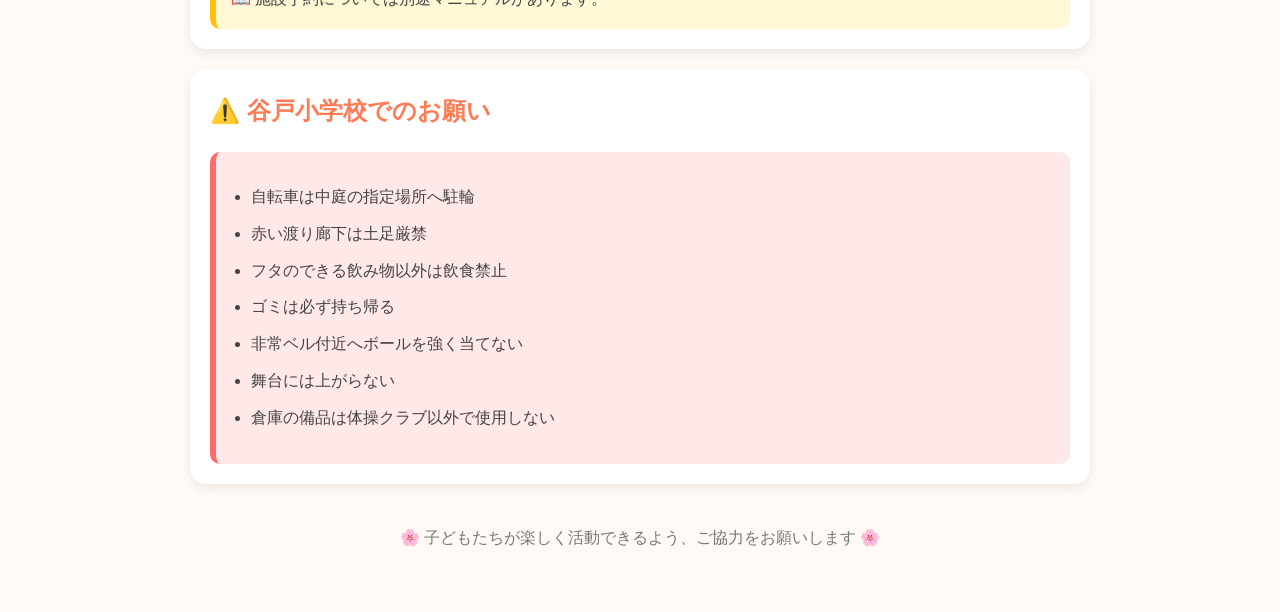
<file: コース役員のしごと.html>
<!DOCTYPE html>
<html lang="ja">
<head>
<meta charset="UTF-8">
<meta name="viewport" content="width=device-width, initial-scale=1.0">
<title>コース役員のおしごと</title>

<style>
body{
    margin:0;
    padding:0;
    font-family:"Hiragino Sans","Yu Gothic",sans-serif;
    background:#fffaf5;
    color:#444;
    line-height:1.8;
}

.container{
    max-width:900px;
    margin:auto;
    padding:20px;
}

.hero{
    background:linear-gradient(135deg,#ffd166,#ffb703);
    color:#fff;
    text-align:center;
    padding:30px 20px;
    border-radius:20px;
    margin-bottom:25px;
}

.hero h1{
    margin:0;
    font-size:2rem;
}

.hero p{
    margin-top:10px;
}

.card{
    background:#fff;
    border-radius:16px;
    padding:20px;
    margin-bottom:20px;
    box-shadow:0 4px 12px rgba(0,0,0,0.08);
}

.card h2{
    margin-top:0;
    color:#ff7b54;
}

ul{
    padding-left:20px;
}

li{
    margin-bottom:8px;
}

.note{
    background:#fff8d6;
    border-left:6px solid #ffc107;
    padding:15px;
    border-radius:10px;
    margin-top:10px;
}

.warning{
    background:#ffe8e8;
    border-left:6px solid #ff6b6b;
    padding:15px;
    border-radius:10px;
}

.footer{
    text-align:center;
    color:#777;
    margin-top:40px;
    padding-bottom:40px;
}
</style>
</head>

<body>

<div class="container">

<div class="hero">
    <h1>🌈 コース役員のおしごと 🌈</h1>
    <p>子どもたちが楽しく安全に活動できるよう、みんなで協力して運営しています♪</p>
</div>

<div class="card">
    <h2>💡 毎回のおしごと</h2>
    <ul>
        <li>救急セットを持参する</li>
        <li>器具出しの声掛けをする（器具出しは保護者みんなで実施）</li>
        <li>名前テープを貼る（目安：入会後3か月程度）</li>
        <li>新規講師のときは全員に名前テープを貼る</li>
        <li>体験者への対応（練習日・会則・入会などの説明）</li>
        <li>子どもたちの見守り・安全への声掛け</li>
    </ul>
</div>

<div class="card">
    <h2>🏫 谷戸小学校での活動</h2>
    <ul>
        <li>トランポリン、嘔吐処理セットを2階廊下から運ぶ</li>
        <li>1階階段付近のゴミ箱を確認する</li>
        <li>季節に応じて窓開けや扇風機の準備をする</li>
        <li>忘れ物がないか確認する</li>
        <li>必要に応じて入口や階段の掃除をする</li>
        <li>開錠（1コース担当）、施錠（3コース担当）</li>
    </ul>

    <div class="note">
        💛 扇風機は学校のご厚意でお借りしています。
    </div>
</div>

<div class="card">
    <h2>🏢 公共施設での活動</h2>
    <ul>
        <li>事前に利用証を受け取る</li>
        <li>開始前に受付へ利用証を提出する</li>
        <li>使用する用具を申請する</li>
        <li>器具の片付け場所などを次回担当へ伝える</li>
    </ul>
</div>

<div class="card">
    <h2>🎉 たまにあるおしごと</h2>
    <ul>
        <li>連絡事項の配信</li>
        <li>2か月に1度の月謝集金</li>
        <li>お楽しみ会・発表会の準備や当日サポート</li>
        <li>年間担当分の施設予約</li>
        <li>総会時のコース意見取りまとめ</li>
        <li>役員会への出席</li>
    </ul>

    <div class="note">
        📖 施設予約については別途マニュアルがあります。
    </div>
</div>

<div class="card">
    <h2>⚠️ 谷戸小学校でのお願い</h2>

    <div class="warning">
        <ul>
            <li>自転車は中庭の指定場所へ駐輪</li>
            <li>赤い渡り廊下は土足厳禁</li>
            <li>フタのできる飲み物以外は飲食禁止</li>
            <li>ゴミは必ず持ち帰る</li>
            <li>非常ベル付近へボールを強く当てない</li>
            <li>舞台には上がらない</li>
            <li>倉庫の備品は体操クラブ以外で使用しない</li>
        </ul>
    </div>
</div>

<div class="footer">
    🌸 子どもたちが楽しく活動できるよう、ご協力をお願いします 🌸
</div>

</div>

</body>
</html>
</file>
<file: css/style.css>
body{
    font-family:"Zen Maru Gothic",sans-serif;
    max-width:1000px;
    margin:auto;
    padding:20px;
    line-height:1.9;
    background:#fffdf8;
    color:#444;
}

h1{
    background:#69b7ff;
    color:white;
    text-align:center;
    padding:24px;
    border-radius:16px;
    margin-bottom:30px;
}

.step-card{
    background:white;
    border-radius:18px;
    padding:24px;
    margin:30px 0;
    box-shadow:0 3px 12px rgba(0,0,0,.08);
}

.step-no{
    display:inline-block;
    background:#4a90e2;
    color:white;
    padding:8px 18px;
    border-radius:30px;
    font-weight:bold;
    margin-bottom:10px;
}

.step-card img{
    width:100%;
    max-width:850px;
    display:block;
    margin:20px auto;
    border:1px solid #ddd;
    border-radius:10px;
}

.point{
    background:#f5f9ff;
    border-left:5px solid #4a90e2;
    padding:14px;
    border-radius:8px;
    margin-top:15px;
}

.important{
    background:#fff4cc;
    border-left:6px solid #ffcb31;
    border-radius:10px;
    padding:20px;
    margin:30px 0;
}

h3{
    color:#2471c8;
}
</file>
